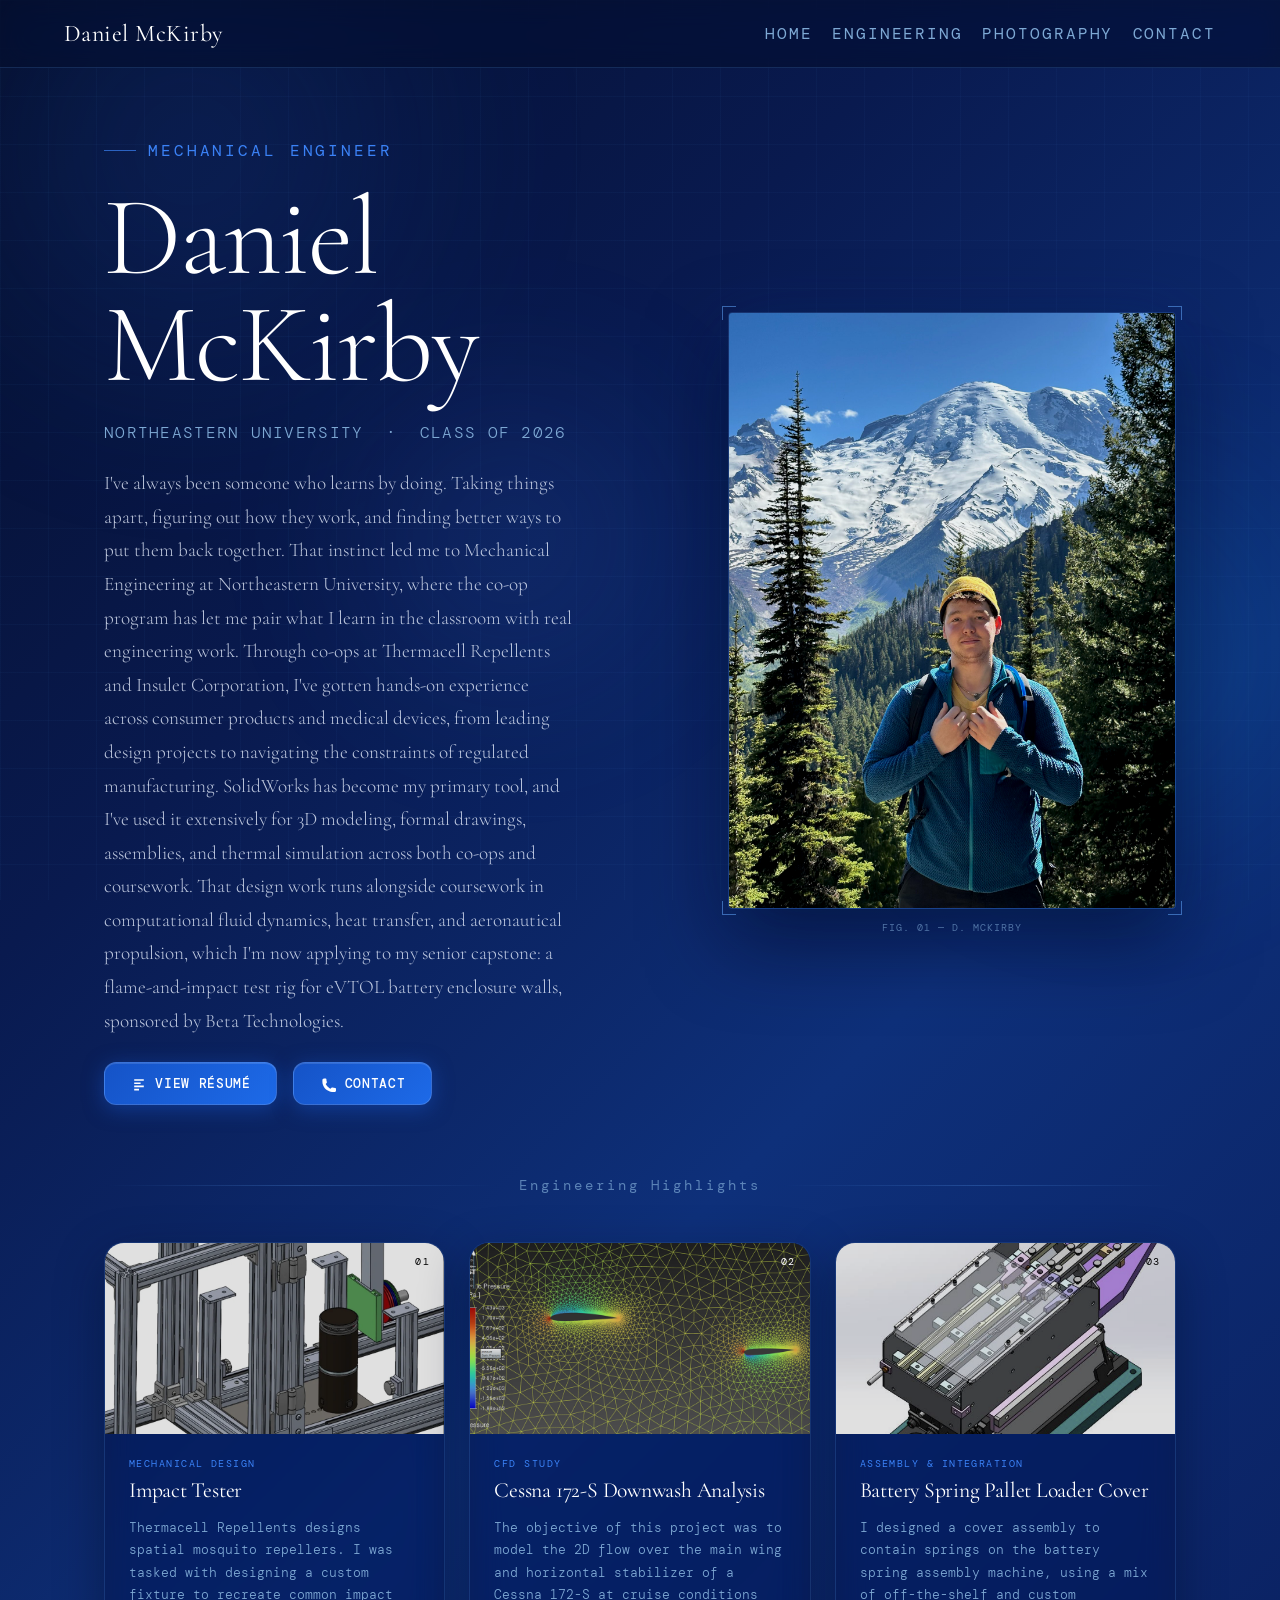
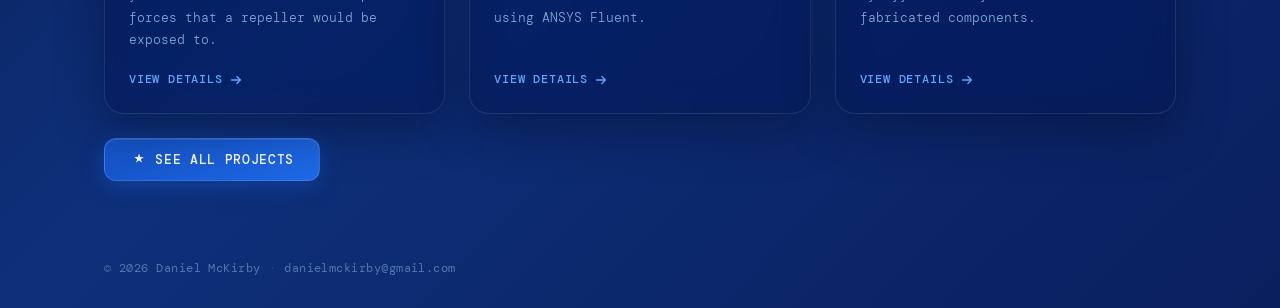
<file: index.html>
﻿<!DOCTYPE html>
<html lang="en">
<head>
  <meta charset="UTF-8" />
  <meta name="viewport" content="width=device-width, initial-scale=1.0" />
  <title>Daniel McKirby — Mechanical Engineer</title>
  <link rel="stylesheet" href="style.css" />
  <link rel="preconnect" href="https://fonts.googleapis.com" />
  <link rel="preconnect" href="https://fonts.gstatic.com" crossorigin />
  <link href="https://fonts.googleapis.com/css2?family=Cormorant+Garamond:ital,wght@0,300;0,400;0,600;1,300;1,400&family=DM+Mono:wght@300;400;500&display=swap" rel="stylesheet" />
</head>

<!-- ── Contact Modal ── -->
<div id="contact-modal" class="contact-overlay" role="dialog" aria-modal="true" aria-label="Contact">
  <div class="contact-card">
    <span class="tick tick-tl"></span>
    <span class="tick tick-tr"></span>
    <span class="tick tick-bl"></span>
    <span class="tick tick-br"></span>

    <button class="contact-close" onclick="document.getElementById('contact-modal').classList.remove('open')" aria-label="Close">
      <svg viewBox="0 0 12 12" width="12" height="12" fill="none" stroke="currentColor" stroke-width="2" stroke-linecap="round">
        <line x1="1" y1="1" x2="11" y2="11"/><line x1="11" y1="1" x2="1" y2="11"/>
      </svg>
    </button>

    <div class="contact-label">Contact</div>
    <div class="contact-name">Daniel McKirby</div>
    <div class="contact-title-line">Mechanical Engineer</div>
    <div class="contact-divider"></div>

    <div class="contact-row">
      <div class="contact-icon">
        <svg viewBox="0 0 16 16" width="14" height="14" fill="none" stroke="#60a5fa" stroke-width="1.5" stroke-linecap="round" stroke-linejoin="round">
          <rect x="1" y="3" width="14" height="10" rx="1.5"/><polyline points="1,3 8,9.5 15,3"/>
        </svg>
      </div>
      <a href="mailto:danielmckirby@gmail.com" class="contact-link">danielmckirby@gmail.com</a>
    </div>

    <div class="contact-row">
      <div class="contact-icon">
        <svg viewBox="0 0 16 16" width="14" height="14" fill="none" stroke="#60a5fa" stroke-width="1.5" stroke-linecap="round" stroke-linejoin="round">
          <rect x="1" y="1" width="14" height="14" rx="2"/>
          <path d="M5 7v5M5 4.5v.01M8 12V8.5c0-1 .7-1.5 1.5-1.5s1.5.5 1.5 1.5V12"/>
        </svg>
      </div>
      <a href="https://linkedin.com/in/dmckirby" class="contact-link">linkedin.com/in/dmckirby</a>
    </div>

    <div class="contact-row">
      <div class="contact-icon">
        <svg viewBox="0 0 24 24" width="16" height="16" fill="none"
            stroke="#60a5fa" stroke-width="2"
            stroke-linecap="round" stroke-linejoin="round">
          <path d="M22 16.92v3a2 2 0 0 1-2.18 2 
                  19.79 19.79 0 0 1-8.63-3.07 19.5 19.5 0 0 1-6-6 19.79 19.79 0 0 1-3.07-8.67 A2 2 0 0 1 4.11 2h3a2 2 0 0 1 2 1.72 12.84 12.84 0 0 0 .7 2.81 2 2 0 0 1-.45 2.11L8.09 9.91 a16 16 0 0 0 6 6l1.27-1.27 a2 2 0 0 1 2.11-.45 12.84 12.84 0 0 0 2.81.7 A2 2 0 0 1 22 16.92z"/>
        </svg>
      </div>
      <a class="contact-link" href="tel:9733695389">(973) 369-5389</a>
    </div>

    <p class="contact-note">
      I'm currently looking for full-time roles in mechanical and design engineering starting early 2027.
    </p>
  </div>
</div>


<script>
  const modal = document.getElementById('contact-modal');
  modal.addEventListener('click', e => {
    if (e.target === modal) modal.classList.remove('open');
  });
  document.addEventListener('keydown', e => {
    if (e.key === 'Escape') modal.classList.remove('open');
  });
</script>

<body>

<header class="site-header">
  <div class="header-inner">
    
    <a href="/" class="header-name">Daniel McKirby</a>

    <nav class="header-nav">
      <a href="/" class="nav-link">Home</a>
      <a href="/engineering/" class="nav-link">Engineering</a>
      <a href="/photography/" class="nav-link">Photography</a>
      <button class="nav-link" onclick="document.getElementById('contact-modal').classList.add('open')" style="background:none;border:none;cursor:pointer;font-size:inherit;">Contact</button>    </nav>
  </div>
</header>
  
  <!-- Animated background blobs -->
  <div class="bg-layer" aria-hidden="true">
    <div class="blob blob-1"></div>
    <div class="blob blob-2"></div>
    <div class="blob blob-3"></div>
  </div>

  <!-- Blueprint grid overlay -->
  <div class="grid-overlay" aria-hidden="true"></div>

  <!-- HERO -->
  <section class="hero">

    <div class="hero-content">
      <p class="hero-label">Mechanical Engineer</p>

      <h1 class="hero-name">
        Daniel McKirby
      </h1>

      <p class="hero-sub">
        Northeastern University &nbsp;·&nbsp; Class of 2026
      </p>

      <p class="hero-bio">
        I've always been someone who learns by doing.
        Taking things apart, figuring out how they work, and finding better ways to put them back together. 
        That instinct led me to Mechanical Engineering at Northeastern University, where the co-op program has let me pair what I learn in the classroom with real engineering work.
        Through co-ops at Thermacell Repellents and Insulet Corporation, I've gotten hands-on experience across consumer products and medical devices, from leading design projects to navigating the constraints of regulated manufacturing. 
        SolidWorks has become my primary tool, and I've used it extensively for 3D modeling, formal drawings, assemblies, and thermal simulation across both co-ops and coursework.
        That design work runs alongside coursework in computational fluid dynamics, heat transfer, and aeronautical propulsion, which I'm now applying to my senior capstone: a flame-and-impact test rig for eVTOL battery enclosure walls, sponsored by Beta Technologies.        
      </p>

      <nav class="cta-group" aria-label="Portfolio navigation">
        <a href="resume/" class="btn btn-primary">
          <svg class="btn-icon" viewBox="0 0 20 20" fill="none" aria-hidden="true">
            <path d="M4 4h12v2H4V4zm0 4h8v2H4V8zm0 4h12v2H4v-2zm0 4h6v2H4v-2z" fill="currentColor"/>
          </svg>
          View Résumé
        </a>
        <button class="btn btn-primary" onclick="document.getElementById('contact-modal').classList.add('open')">
          <svg class="btn-icon" viewBox="0 0 20 20" fill="none" aria-hidden="true">
            <path d="M3 5c0-1.1.9-2 2-2h2c.6 0 1 .4 1 1 0 1.2.2 2.4.6 3.5.1.4 0 .8-.3 1.1L7.1 10c1.3 2.5 3.4 4.6 5.9 5.9l1.4-1.2c.3-.3.7-.4 1.1-.3 1.1.4 2.3.6 3.5.6.6 0 1 .4 1 1v2c0 1.1-.9 2-2 2h-1C8.8 20 3 14.2 3 7V5z" fill="currentColor"/>          </svg>
          Contact
        </button>
      </nav>
      </nav>
    </div>

    <div class="hero-photo-wrap">
      <div class="hero-photo-frame">
        <span class="tick tick-tl" aria-hidden="true"></span>
        <span class="tick tick-tr" aria-hidden="true"></span>
        <span class="tick tick-bl" aria-hidden="true"></span>
        <span class="tick tick-br" aria-hidden="true"></span>
        <img
          src="images/cover_photo.jpg"
          alt="Daniel McKirby"
          class="hero-photo"
        />
      </div>
      <span class="photo-label" aria-hidden="true">Fig. 01 — D. McKirby</span>
    </div>

  </section>

  <!-- Section divider -->
  <div class="section-rule" aria-hidden="true">
    <span class="rule-label">Engineering Highlights</span>
  </div>

  <!-- Engineering -->
  <section class="projects" id="projects" aria-label="Featured projects">

    <article class="project-card">
      <div class="project-img-wrap">
        <img src="images/impact_tester.webp" alt="Project 1" class="project-img" />
        <span class="project-num" aria-hidden="true" style="color: black;">01</span>
      </div>
      <div class="project-body">
        <p class="project-tag">Mechanical Design</p>
        <h2 class="project-title">Impact Tester</h2>
        <p class="project-desc">
            Thermacell Repellents designs spatial mosquito repellers. I was tasked with designing a custom fixture to recreate common impact forces that a repeller would be exposed to.</p>
        <a href="engineering/impact-tester/" class="project-link">
          View details
          <svg viewBox="0 0 16 16" fill="none" aria-hidden="true">
            <path d="M3 8h10M9 4l4 4-4 4" stroke="currentColor" stroke-width="1.5" stroke-linecap="round" stroke-linejoin="round"/>
          </svg>
        </a>
      </div>
    </article>

    <article class="project-card">
      <div class="project-img-wrap">
        <img src="images/cessna.webp" alt="Project 2" class="project-img" />
        <span class="project-num" aria-hidden="true" style="color: white;">02</span>
      </div>
      <div class="project-body">
        <p class="project-tag">CFD Study</p>
        <h2 class="project-title">Cessna 172-S Downwash Analysis</h2>
        <p class="project-desc">
          The objective of this project was to model the 2D flow over the main wing and horizontal stabilizer of a Cessna 172-S at cruise conditions using ANSYS Fluent.</p>
        <a href="engineering/cessna/" class="project-link">
          View details
          <svg viewBox="0 0 16 16" fill="none" aria-hidden="true">
            <path d="M3 8h10M9 4l4 4-4 4" stroke="currentColor" stroke-width="1.5" stroke-linecap="round" stroke-linejoin="round"/>
          </svg>
        </a>
      </div>
    </article>

    <article class="project-card">
      <div class="project-img-wrap">
        <img src="images/loader_cover.webp" alt="Project 3" class="project-img" />
        <span class="project-num" aria-hidden="true" style="color: black;">03</span>
      </div>
      <div class="project-body">
        <p class="project-tag">Assembly & Integration</p>
        <h2 class="project-title">Battery Spring Pallet Loader Cover</h2>
        <p class="project-desc">
          I designed a cover assembly to contain springs on the battery spring assembly machine, using a mix of off-the-shelf and custom fabricated components.</p>
        <a href="engineering/insulet" class="project-link">
          View details
          <svg viewBox="0 0 16 16" fill="none" aria-hidden="true">
            <path d="M3 8h10M9 4l4 4-4 4" stroke="currentColor" stroke-width="1.5" stroke-linecap="round" stroke-linejoin="round"/>
          </svg>
        </a>
      </div>
    </article>
    <nav class="cta-group" aria-label="Portfolio navigation">
        <a href="engineering/" class="btn btn-primary">
          <svg class="btn-icon" viewBox="0 0 20 20" fill="none" aria-hidden="true">
            <path d="M10 3l1.5 4.5H16l-3.7 2.7 1.4 4.3L10 12l-3.7 2.5 1.4-4.3L4 7.5h4.5L10 3z" fill="currentColor"/>
          </svg>
          See All Projects
        </a>
      </nav>
  </section>

  <footer class="site-footer">
    <span>© 2026 Daniel McKirby</span>
    <span class="sep">·</span>
    <a href="mailto:danielmckirby@gmail.com">danielmckirby@gmail.com</a>
  </footer>

</body>
</html>
</file>
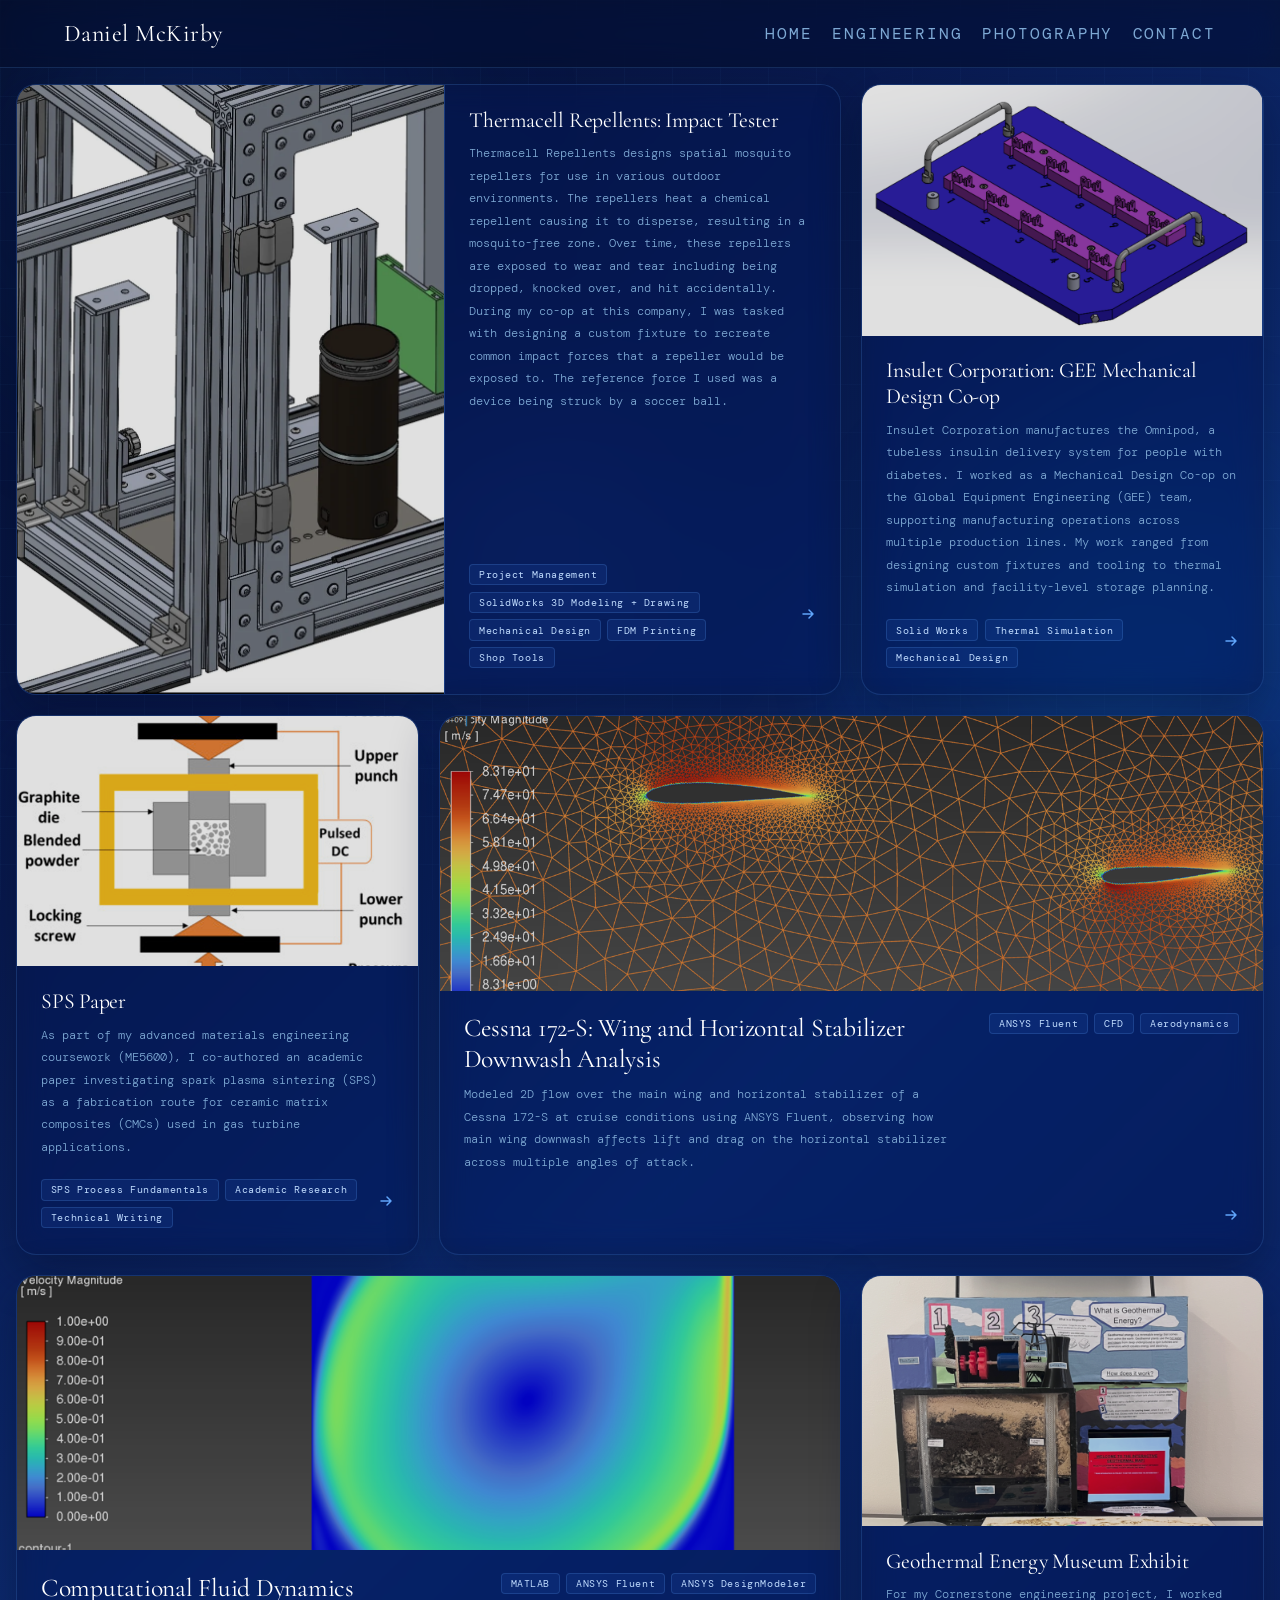
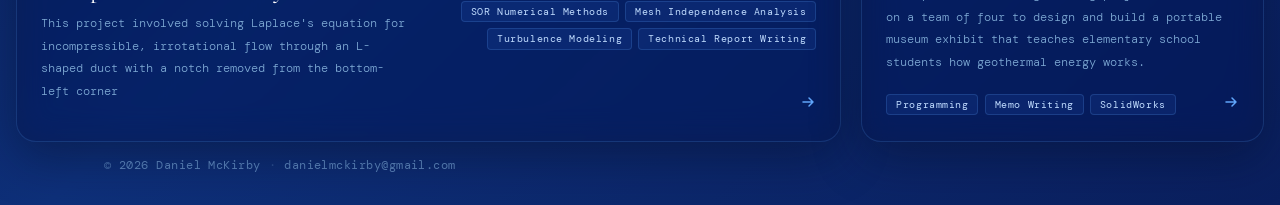
<file: engineering/index.html>
<!DOCTYPE html>
<html lang="en">
<head>
  <meta charset="UTF-8" />
  <meta name="viewport" content="width=device-width, initial-scale=1.0" />
  <title>Engineering — Daniel McKirby</title>
  <link rel="stylesheet" href="style.css" />
  <link rel="preconnect" href="https://fonts.googleapis.com" />
  <link rel="preconnect" href="https://fonts.gstatic.com" crossorigin />
  <link href="https://fonts.googleapis.com/css2?family=Cormorant+Garamond:ital,wght@0,300;0,400;0,600;1,300;1,400&family=DM+Mono:wght@300;400;500&display=swap" rel="stylesheet" />
</head>

<!-- ── Contact Modal ── -->
<div id="contact-modal" class="contact-overlay" role="dialog" aria-modal="true" aria-label="Contact">
  <div class="contact-card">
    <span class="tick tick-tl"></span>
    <span class="tick tick-tr"></span>
    <span class="tick tick-bl"></span>
    <span class="tick tick-br"></span>

    <button class="contact-close" onclick="document.getElementById('contact-modal').classList.remove('open')" aria-label="Close">
      <svg viewBox="0 0 12 12" width="12" height="12" fill="none" stroke="currentColor" stroke-width="2" stroke-linecap="round">
        <line x1="1" y1="1" x2="11" y2="11"/><line x1="11" y1="1" x2="1" y2="11"/>
      </svg>
    </button>

    <div class="contact-label">Contact</div>
    <div class="contact-name">Daniel McKirby</div>
    <div class="contact-title-line">Mechanical Engineer</div>
    <div class="contact-divider"></div>

    <div class="contact-row">
      <div class="contact-icon">
        <svg viewBox="0 0 16 16" width="14" height="14" fill="none" stroke="#60a5fa" stroke-width="1.5" stroke-linecap="round" stroke-linejoin="round">
          <rect x="1" y="3" width="14" height="10" rx="1.5"/><polyline points="1,3 8,9.5 15,3"/>
        </svg>
      </div>
      <a href="mailto:danielmckirby@gmail.com" class="contact-link">danielmckirby@gmail.com</a>
    </div>

    <div class="contact-row">
      <div class="contact-icon">
        <svg viewBox="0 0 16 16" width="14" height="14" fill="none" stroke="#60a5fa" stroke-width="1.5" stroke-linecap="round" stroke-linejoin="round">
          <rect x="1" y="1" width="14" height="14" rx="2"/>
          <path d="M5 7v5M5 4.5v.01M8 12V8.5c0-1 .7-1.5 1.5-1.5s1.5.5 1.5 1.5V12"/>
        </svg>
      </div>
      <a href="https://linkedin.com/in/dmckirby" class="contact-link">linkedin.com/in/dmckirby</a>
    </div>

    <div class="contact-row">
      <div class="contact-icon">
        <svg viewBox="0 0 24 24" width="16" height="16" fill="none"
            stroke="#60a5fa" stroke-width="2"
            stroke-linecap="round" stroke-linejoin="round">
          <path d="M22 16.92v3a2 2 0 0 1-2.18 2 
                  19.79 19.79 0 0 1-8.63-3.07 19.5 19.5 0 0 1-6-6 19.79 19.79 0 0 1-3.07-8.67 A2 2 0 0 1 4.11 2h3a2 2 0 0 1 2 1.72 12.84 12.84 0 0 0 .7 2.81 2 2 0 0 1-.45 2.11L8.09 9.91 a16 16 0 0 0 6 6l1.27-1.27 a2 2 0 0 1 2.11-.45 12.84 12.84 0 0 0 2.81.7 A2 2 0 0 1 22 16.92z"/>
        </svg>
      </div>
      <a class="contact-link" href="tel:9733695389">(973) 369-5389</a>
    </div>

    <p class="contact-note">
      I'm currently looking for full-time roles in mechanical and design engineering starting early 2027.
    </p>
  </div>
</div>

<script>
  const modal = document.getElementById('contact-modal');
  modal.addEventListener('click', e => {
    if (e.target === modal) modal.classList.remove('open');
  });
  document.addEventListener('keydown', e => {
    if (e.key === 'Escape') modal.classList.remove('open');
  });
</script>

<body>

<header class="site-header">
  <div class="header-inner">
    
    <a href="/" class="header-name">Daniel McKirby</a>

    <nav class="header-nav">
      <a href="/" class="nav-link">Home</a>
      <a href="/engineering/" class="nav-link">Engineering</a>
      <a href="/photography/" class="nav-link">Photography</a>
      <button class="nav-link" onclick="document.getElementById('contact-modal').classList.add('open')" style="background:none;border:none;cursor:pointer;font-size:inherit;">Contact</button>    </nav>
    </nav>

  </div>
</header>
  
  <!-- Animated background blobs -->
  <div class="bg-layer" aria-hidden="true">
    <div class="blob blob-1"></div>
    <div class="blob blob-2"></div>
    <div class="blob blob-3"></div>
  </div>

  <!-- Blueprint grid overlay -->
  <div class="grid-overlay" aria-hidden="true"></div>

  <div class="eng-grid">
 
    <!-- Card 1 — Featured (wide) -->
    <a href="impact-tester/" class="eng-card eng-card--featured">
      <div class="eng-card-media">
        <div class="eng-card-media-placeholder">
          <img src="images/impact_tester_2.webp" alt="...">
        </div>
        <div class="eng-card-overlay">
        </div>
      </div>
      <div class="eng-card-body">
        <h2 class="eng-card-title">Thermacell Repellents: Impact Tester</h2>
        <p class="eng-card-desc">Thermacell Repellents designs spatial mosquito repellers for use in various outdoor environments. The repellers heat a chemical repellent causing it to disperse, resulting in a mosquito-free zone. 
Over time, these repellers are exposed to wear and tear including being dropped, knocked over, and hit accidentally. During my co-op at this company, I was tasked with designing a custom fixture to recreate common impact forces that a repeller would be exposed to. The reference force I used was a device being struck by a soccer ball. </p>
        <div class="eng-card-footer">
          <div class="eng-card-pills">
            <span class="pill">Project Management</span>
            <span class="pill">SolidWorks 3D Modeling + Drawing</span>
            <span class="pill">Mechanical Design</span>
            <span class="pill">FDM Printing</span>
            <span class="pill">Shop Tools</span>
          </div>
          <span class="eng-card-arrow">
            <svg viewBox="0 0 16 16" width="16" height="16" fill="none" stroke="currentColor" stroke-width="1.5" stroke-linecap="round" stroke-linejoin="round">
              <path d="M3 8h10M9 4l4 4-4 4"/>
            </svg>
          </span>
        </div>
      </div>
    </a>
 
    <!-- Card 2 -->
    <a href="/engineering/insulet/" class="eng-card">
      <div class="eng-card-media">
        <div class="eng-card-media-placeholder">
          <img src="images/insulet_3.webp" alt="...">
        </div>
        <div class="eng-card-overlay">
        </div>
      </div>
      <div class="eng-card-body">
        <h2 class="eng-card-title">Insulet Corporation: GEE Mechanical Design Co-op</h2>
        <p class="eng-card-desc">Insulet Corporation manufactures the Omnipod, a tubeless insulin delivery system for people with diabetes. I worked as a Mechanical Design Co-op on the Global Equipment Engineering (GEE) team, supporting manufacturing operations across multiple production lines. My work ranged from designing custom fixtures and tooling to thermal simulation and facility-level storage planning.</p>
        <div class="eng-card-footer">
          <div class="eng-card-pills">
            <span class="pill">Solid Works</span>
            <span class="pill">Thermal Simulation</span>
            <span class="pill">Mechanical Design</span>
          </div>
          <span class="eng-card-arrow">
            <svg viewBox="0 0 16 16" width="16" height="16" fill="none" stroke="currentColor" stroke-width="1.5" stroke-linecap="round" stroke-linejoin="round">
              <path d="M3 8h10M9 4l4 4-4 4"/>
            </svg>
          </span>
        </div>
      </div>
    </a>
 
    <!-- Card 3 -->
    <a href="sps/" class="eng-card">
      <div class="eng-card-media">
          <img src="images/sps1.webp" alt="SPS Paper">
        <div class="eng-card-overlay">
        </div>
      </div>
      <div class="eng-card-body">
        <h2 class="eng-card-title">SPS Paper</h2>
        <p class="eng-card-desc">As part of my advanced materials engineering coursework (ME5600), I co-authored an academic paper investigating spark plasma sintering (SPS) as a fabrication route for ceramic matrix composites (CMCs) used in gas turbine applications.</p>
                <div class="eng-card-footer">
          <div class="eng-card-pills">
            <span class="pill">SPS Process Fundamentals</span>
            <span class="pill">Academic Research</span>
            <span class="pill">Technical Writing</span>
          </div>
          <span class="eng-card-arrow">
            <svg viewBox="0 0 16 16" width="16" height="16" fill="none" stroke="currentColor" stroke-width="1.5" stroke-linecap="round" stroke-linejoin="round">
              <path d="M3 8h10M9 4l4 4-4 4"/>
            </svg>
          </span>
        </div>
      </div>
    </a>
 
    <!-- Card 4 -->
<a href="cessna/" class="eng-card eng-card--banner">
  <div class="eng-card-media">
    <img src="images/cessna3.webp" alt="Cessna 172-S: Wing and Horizontal Stabilizer Downwash Analysis">
    <div class="eng-card-overlay">
    </div>
  </div>
  <div class="eng-card-body">
    <h2 class="eng-card-title">Cessna 172-S: Wing and Horizontal Stabilizer Downwash Analysis</h2>
    <p class="eng-card-desc">Modeled 2D flow over the main wing and horizontal stabilizer of a Cessna 172-S at cruise conditions using ANSYS Fluent, observing how main wing downwash affects lift and drag on the horizontal stabilizer across multiple angles of attack.</p>
    <div class="eng-card-footer">
      <div class="eng-card-pills">
        <span class="pill">ANSYS Fluent</span>
        <span class="pill">CFD</span>
        <span class="pill">Aerodynamics</span>
      </div>
      <span class="eng-card-arrow">
        <svg viewBox="0 0 16 16" width="16" height="16" fill="none" stroke="currentColor" stroke-width="1.5" stroke-linecap="round" stroke-linejoin="round">
          <path d="M3 8h10M9 4l4 4-4 4"/>
        </svg>
      </span>
    </div>
  </div>
</a>
 

    <!-- Card 5 -->
     <a href="cfd/" class="eng-card eng-card--banner">
  <div class="eng-card-media">
    <img src="images/cfd_2.webp" alt="Computational Fluid Dynamics">
    <div class="eng-card-overlay">
    </div>
  </div>
  <div class="eng-card-body">
    <h2 class="eng-card-title">Computational Fluid Dynamics</h2>
    <p class="eng-card-desc">This project involved solving Laplace's equation for incompressible, irrotational flow through an L-shaped duct with a notch removed from the bottom-left corner</p>
    <div class="eng-card-footer">
      <div class="eng-card-pills">
        <span class="pill">MATLAB</span>
        <span class="pill">ANSYS Fluent</span>
        <span class="pill">ANSYS DesignModeler</span>
        <span class="pill">SOR Numerical Methods</span>
        <span class="pill">Mesh Independence Analysis</span>
        <span class="pill">Turbulence Modeling</span>
        <span class="pill">Technical Report Writing</span>
      </div>
      <span class="eng-card-arrow">
        <svg viewBox="0 0 16 16" width="16" height="16" fill="none" stroke="currentColor" stroke-width="1.5" stroke-linecap="round" stroke-linejoin="round">
          <path d="M3 8h10M9 4l4 4-4 4"/>
        </svg>
      </span>
    </div>
  </div>
</a>
 
    <!-- Card 6 -->
    <a href="geothermal-exhibit/" class="eng-card">
      <div class="eng-card-media">
        <img src="images/geothermal_6.webp" alt="Geothermal Energy Museum Exhibit">
        <div class="eng-card-overlay">
        </div>
      </div>
      <div class="eng-card-body">
        <h2 class="eng-card-title">Geothermal Energy Museum Exhibit</h2>
        <p class="eng-card-desc">For my Cornerstone engineering project, I worked on a team of four to design and build a portable museum exhibit that teaches elementary school students how geothermal energy works.</p>
        <div class="eng-card-footer">
          <div class="eng-card-pills">
            <span class="pill">Programming</span>
            <span class="pill">Memo Writing</span>
            <span class="pill">SolidWorks</span>
          </div>
          <span class="eng-card-arrow">
            <svg viewBox="0 0 16 16" width="16" height="16" fill="none" stroke="currentColor" stroke-width="1.5" stroke-linecap="round" stroke-linejoin="round">
              <path d="M3 8h10M9 4l4 4-4 4"/>
            </svg>
          </span>
        </div>
      </div>
    </a>
 
  </div><!-- /eng-grid -->

  <footer class="site-footer">
    <span>© 2026 Daniel McKirby</span>
    <span class="sep">·</span>
    <a href="mailto:danielmckirby@gmail.com">danielmckirby@gmail.com</a>
  </footer>

</body>
</html>
</file>
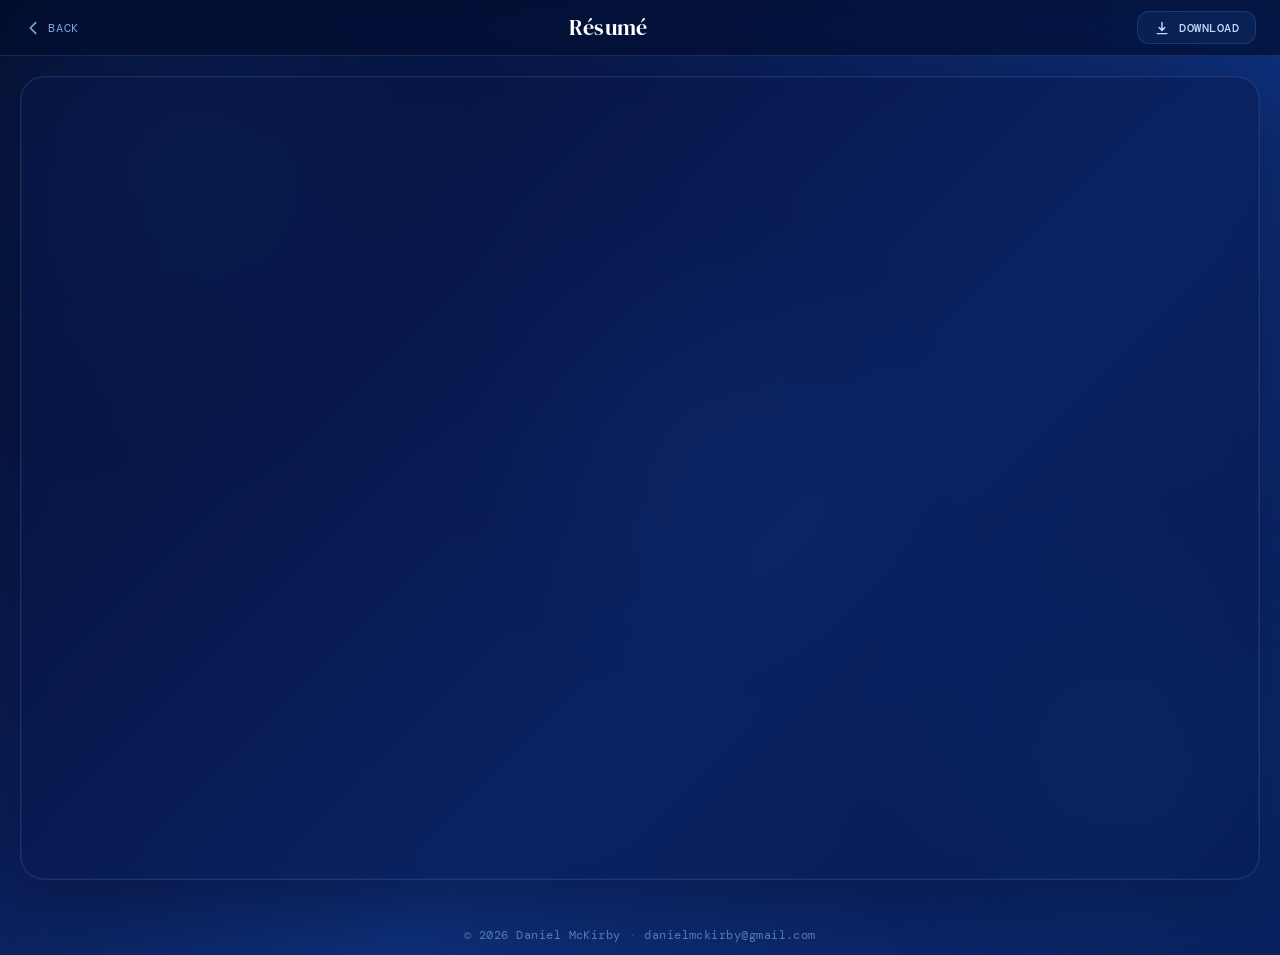
<file: resume/index.html>
<!DOCTYPE html>
<html lang="en">
<head>
  <meta charset="UTF-8" />
  <meta name="viewport" content="width=device-width, initial-scale=1.0" />
  <title>Résumé — Daniel McKirby</title>
  <link rel="stylesheet" href="style.css" />
  <link rel="preconnect" href="https://fonts.googleapis.com" />
  <link rel="preconnect" href="https://fonts.gstatic.com" crossorigin />
  <link href="https://fonts.googleapis.com/css2?family=DM+Serif+Display:ital@0;1&family=DM+Mono:wght@300;400;500&display=swap" rel="stylesheet" />
</head>
<body class="page-resume">

  <!-- Animated background blobs (shared) -->
  <div class="bg-layer" aria-hidden="true">
    <div class="blob blob-1"></div>
    <div class="blob blob-2"></div>
    <div class="blob blob-3"></div>
  </div>

  <!-- Top nav bar -->
  <nav class="topbar">
    <a href="../" class="back-link">
      <svg viewBox="0 0 20 20" fill="none" aria-hidden="true">
        <path d="M13 4L7 10l6 6" stroke="currentColor" stroke-width="1.8" stroke-linecap="round" stroke-linejoin="round"/>
      </svg>
      Back
    </a>
    <span class="topbar-title">Résumé</span>
    <a href="resume.pdf" download class="btn btn-ghost btn-sm">
      <svg viewBox="0 0 20 20" fill="none" class="btn-icon" aria-hidden="true">
        <path d="M10 3v10m0 0l-3.5-3.5M10 13l3.5-3.5M4 17h12" stroke="currentColor" stroke-width="1.8" stroke-linecap="round" stroke-linejoin="round"/>
      </svg>
      Download
    </a>
  </nav>

  <!-- PDF Viewer card -->
  <section class="viewer-card" aria-label="Résumé PDF viewer">

    <!-- =====================================================
         DROP YOUR PDF HERE:
         Replace "resume.pdf" with the path to your PDF file.
         The file should sit in the same directory as this HTML.
         ===================================================== -->
    <iframe
      src="resume.pdf"
      class="pdf-frame"
      title="Résumé PDF"
      type="application/pdf"
    >
      <!-- Fallback for browsers that can't embed PDFs -->
      <div class="pdf-fallback">
        <p>Your browser can't display PDFs inline.</p>
        <a href="resume.pdf" download class="btn btn-primary">Download Résumé</a>
      </div>
    </iframe>

  </section>

  <footer class="site-footer">
    <span>© 2026 Daniel McKirby</span>
    <span class="sep">·</span>
    <a href="mailto:danielmckirby@gmail.com">danielmckirby@gmail.com</a>
  </footer>

</body>
</html>
</file>
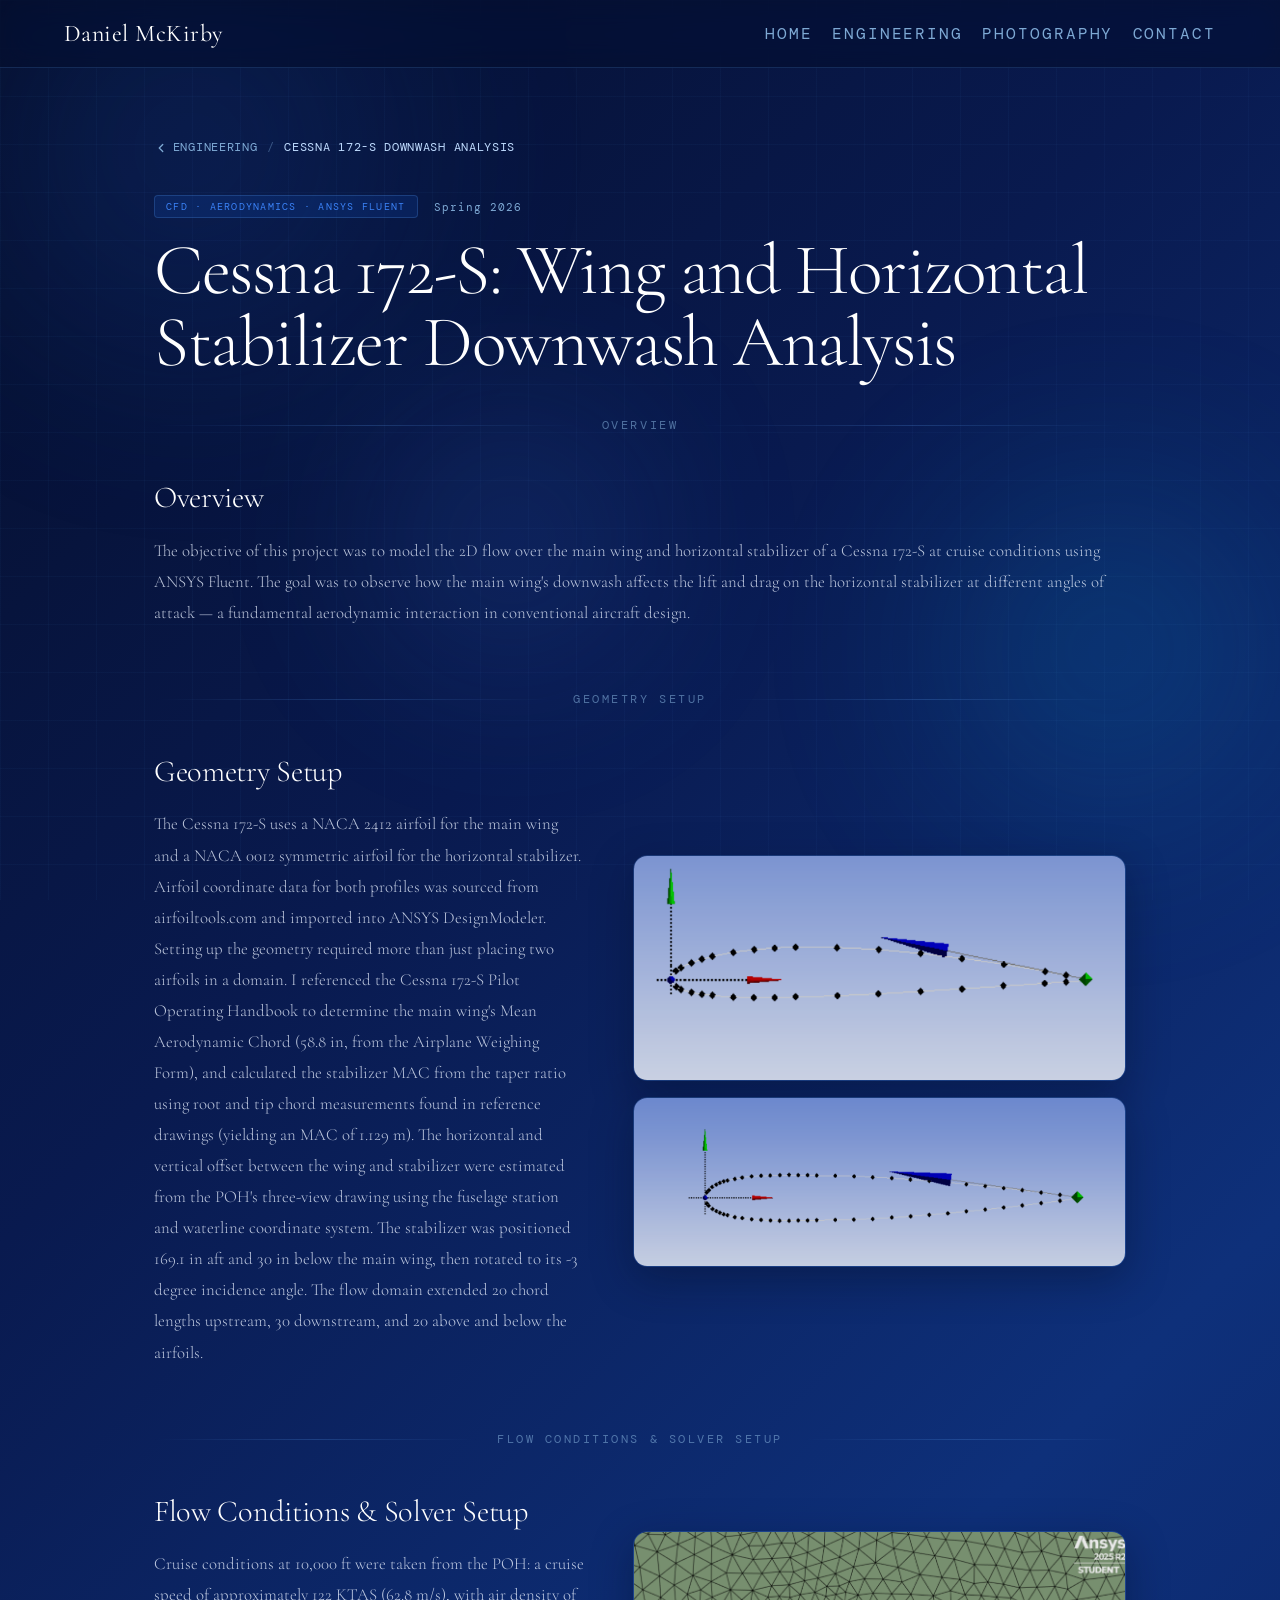
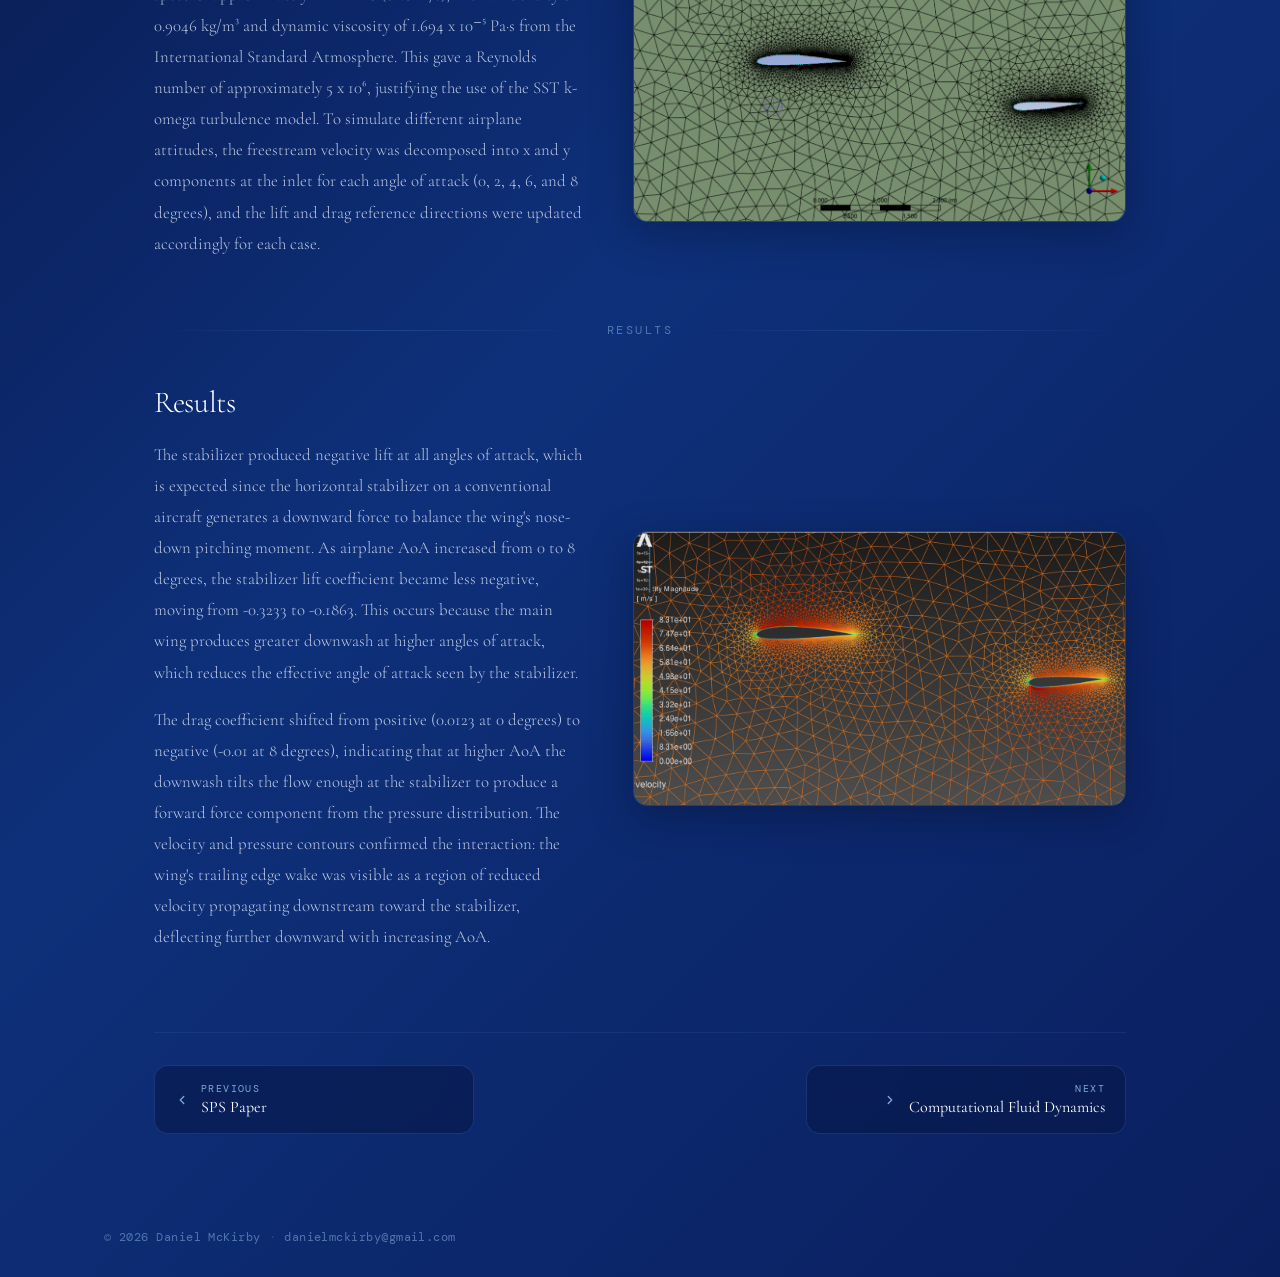
<file: engineering/cessna/index.html>
<!DOCTYPE html>
<html lang="en">
<head>
  <meta charset="UTF-8" />
  <meta name="viewport" content="width=device-width, initial-scale=1.0" />
  <title>Cessna 172-S — Daniel McKirby</title>
  <link rel="stylesheet" href="../../style.css" />
  <link rel="stylesheet" href="style.css" />
  <link rel="preconnect" href="https://fonts.googleapis.com" />
  <link rel="preconnect" href="https://fonts.gstatic.com" crossorigin />
  <link href="https://fonts.googleapis.com/css2?family=Cormorant+Garamond:ital,wght@0,300;0,400;0,600;1,300;1,400&family=DM+Mono:wght@300;400;500&display=swap" rel="stylesheet" />
</head>

<!-- ── Contact Modal ── -->
<div id="contact-modal" class="contact-overlay" role="dialog" aria-modal="true" aria-label="Contact">
  <div class="contact-card">
    <span class="tick tick-tl"></span><span class="tick tick-tr"></span>
    <span class="tick tick-bl"></span><span class="tick tick-br"></span>
    <button class="contact-close" onclick="document.getElementById('contact-modal').classList.remove('open')" aria-label="Close">
      <svg viewBox="0 0 12 12" width="12" height="12" fill="none" stroke="currentColor" stroke-width="2" stroke-linecap="round">
        <line x1="1" y1="1" x2="11" y2="11"/><line x1="11" y1="1" x2="1" y2="11"/>
      </svg>
    </button>
    <div class="contact-label">Contact</div>
    <div class="contact-name">Daniel McKirby</div>
    <div class="contact-title-line">Mechanical Engineer</div>
    <div class="contact-divider"></div>
    <div class="contact-row">
      <div class="contact-icon">
        <svg viewBox="0 0 16 16" width="14" height="14" fill="none" stroke="#60a5fa" stroke-width="1.5" stroke-linecap="round" stroke-linejoin="round"><rect x="1" y="3" width="14" height="10" rx="1.5"/><polyline points="1,3 8,9.5 15,3"/></svg>
      </div>
      <a href="mailto:danielmckirby@gmail.com" class="contact-link">danielmckirby@gmail.com</a>
    </div>
    <div class="contact-row">
      <div class="contact-icon">
        <svg viewBox="0 0 16 16" width="14" height="14" fill="none" stroke="#60a5fa" stroke-width="1.5" stroke-linecap="round" stroke-linejoin="round"><rect x="1" y="1" width="14" height="14" rx="2"/><path d="M5 7v5M5 4.5v.01M8 12V8.5c0-1 .7-1.5 1.5-1.5s1.5.5 1.5 1.5V12"/></svg>
      </div>
      <a href="https://linkedin.com/in/dmckirby" class="contact-link">linkedin.com/in/dmckirby</a>
    </div>
    <div class="contact-row">
      <div class="contact-icon">
        <svg viewBox="0 0 24 24" width="16" height="16" fill="none" stroke="#60a5fa" stroke-width="2" stroke-linecap="round" stroke-linejoin="round"><path d="M22 16.92v3a2 2 0 0 1-2.18 2 19.79 19.79 0 0 1-8.63-3.07 19.5 19.5 0 0 1-6-6 19.79 19.79 0 0 1-3.07-8.67 A2 2 0 0 1 4.11 2h3a2 2 0 0 1 2 1.72 12.84 12.84 0 0 0 .7 2.81 2 2 0 0 1-.45 2.11L8.09 9.91 a16 16 0 0 0 6 6l1.27-1.27 a2 2 0 0 1 2.11-.45 12.84 12.84 0 0 0 2.81.7 A2 2 0 0 1 22 16.92z"/></svg>
      </div>
      <a class="contact-link" href="tel:9733695389">(973) 369-5389</a>
    </div>
    <p class="contact-note">I'm currently looking for full-time roles in mechanical and design engineering starting early 2027.</p>
  </div>
</div>

<body>

<header class="site-header">
  <div class="header-inner">
    <a href="/" class="header-name">Daniel McKirby</a>
    <nav class="header-nav">
      <a href="/" class="nav-link">Home</a>
      <a href="/engineering/" class="nav-link nav-link--active">Engineering</a>
      <a href="/photography/" class="nav-link">Photography</a>
      <button class="nav-link" onclick="document.getElementById('contact-modal').classList.add('open')" style="background:none;border:none;cursor:pointer;font-size:inherit;">Contact</button>
    </nav>
  </div>
</header>

<div class="bg-layer" aria-hidden="true">
  <div class="blob blob-1"></div>
  <div class="blob blob-2"></div>
  <div class="blob blob-3"></div>
</div>
<div class="grid-overlay" aria-hidden="true"></div>

<main class="proj-main">

  <!-- ── Breadcrumb ── -->
  <div class="proj-breadcrumb">
    <a href="/engineering/" class="back-crumb">
      <svg viewBox="0 0 16 16" width="14" height="14" fill="none" stroke="currentColor" stroke-width="1.5" stroke-linecap="round" stroke-linejoin="round"><path d="M10 4L6 8l4 4"/></svg>
      Engineering
    </a>
    <span class="crumb-sep">/</span>
    <span class="crumb-current">Cessna 172-S Downwash Analysis</span>
  </div>

  <!-- ── Page Title ── -->
  <header class="proj-header">
    <div class="proj-header-meta">
      <span class="proj-tag">CFD · Aerodynamics · ANSYS Fluent</span>
      <span class="proj-date">Spring 2026</span>
    </div>
    <h1 class="proj-title">Cessna 172-S: Wing and Horizontal Stabilizer Downwash Analysis</h1>
  </header>

  <!-- ══════════════════════════════════════════
       1. OVERVIEW — full-width text, no image
  ══════════════════════════════════════════ -->
  <div class="proj-rule"><span class="proj-rule-label">Overview</span></div>

  <section class="proj-section">
    <h2 class="proj-section-title">Overview</h2>
    <p class="proj-body proj-body--wide">The objective of this project was to model the 2D flow over the main wing and horizontal stabilizer of a Cessna 172-S at cruise conditions using ANSYS Fluent. The goal was to observe how the main wing's downwash affects the lift and drag on the horizontal stabilizer at different angles of attack — a fundamental aerodynamic interaction in conventional aircraft design.</p>
  </section>

  <!-- ══════════════════════════════════════════
       2. GEOMETRY SETUP — text left, two stacked images right
  ══════════════════════════════════════════ -->
  <div class="proj-rule"><span class="proj-rule-label">Geometry Setup</span></div>

  <section class="proj-section proj-split">
    <div class="proj-split-left">
      <h2 class="proj-section-title">Geometry Setup</h2>
      <p class="proj-body">The Cessna 172-S uses a NACA 2412 airfoil for the main wing and a NACA 0012 symmetric airfoil for the horizontal stabilizer. Airfoil coordinate data for both profiles was sourced from airfoiltools.com and imported into ANSYS DesignModeler. Setting up the geometry required more than just placing two airfoils in a domain. I referenced the Cessna 172-S Pilot Operating Handbook to determine the main wing's Mean Aerodynamic Chord (58.8 in, from the Airplane Weighing Form), and calculated the stabilizer MAC from the taper ratio using root and tip chord measurements found in reference drawings (yielding an MAC of 1.129 m). The horizontal and vertical offset between the wing and stabilizer were estimated from the POH's three-view drawing using the fuselage station and waterline coordinate system. The stabilizer was positioned 169.1 in aft and 30 in below the main wing, then rotated to its -3 degree incidence angle. The flow domain extended 20 chord lengths upstream, 30 downstream, and 20 above and below the airfoils.</p>
    </div>
    <div class="proj-split-right">
      <!-- Two images stacked vertically -->
      <div class="proj-stacked-media">
        <div class="proj-inline-media">
          <img src="media/c1.webp" alt="Geometry setup — domain overview" />
          <!-- <div class="proj-media-placeholder"><span class="placeholder-text">Geometry image 1</span></div> -->
        </div>
        <div class="proj-inline-media">
          <img src="media/c2.webp" alt="Geometry setup — airfoil positioning" />
          <!-- <div class="proj-media-placeholder"><span class="placeholder-text">Geometry image 2</span></div> -->
        </div>
      </div>
    </div>
  </section>

  <!-- ══════════════════════════════════════════
       3. FLOW CONDITIONS & SOLVER SETUP — text left, one image right
  ══════════════════════════════════════════ -->
  <div class="proj-rule"><span class="proj-rule-label">Flow Conditions &amp; Solver Setup</span></div>

  <section class="proj-section proj-split">
    <div class="proj-split-left">
      <h2 class="proj-section-title">Flow Conditions &amp; Solver Setup</h2>
      <p class="proj-body">Cruise conditions at 10,000 ft were taken from the POH: a cruise speed of approximately 122 KTAS (62.8 m/s), with air density of 0.9046 kg/m³ and dynamic viscosity of 1.694 x 10⁻⁵ Pa·s from the International Standard Atmosphere. This gave a Reynolds number of approximately 5 x 10⁶, justifying the use of the SST k-omega turbulence model. To simulate different airplane attitudes, the freestream velocity was decomposed into x and y components at the inlet for each angle of attack (0, 2, 4, 6, and 8 degrees), and the lift and drag reference directions were updated accordingly for each case.</p>
    </div>
    <div class="proj-split-right">
      <div class="proj-inline-media">
        <img src="media/c3.webp" alt="Mesh and boundary conditions" />
      </div>
    </div>
  </section>

  <!-- ══════════════════════════════════════════
       4. RESULTS — text left, one image right
  ══════════════════════════════════════════ -->
  <div class="proj-rule"><span class="proj-rule-label">Results</span></div>

  <section class="proj-section proj-split">
    <div class="proj-split-left">
      <h2 class="proj-section-title">Results</h2>
      <p class="proj-body">The stabilizer produced negative lift at all angles of attack, which is expected since the horizontal stabilizer on a conventional aircraft generates a downward force to balance the wing's nose-down pitching moment. As airplane AoA increased from 0 to 8 degrees, the stabilizer lift coefficient became less negative, moving from -0.3233 to -0.1863. This occurs because the main wing produces greater downwash at higher angles of attack, which reduces the effective angle of attack seen by the stabilizer.</p>
      <p class="proj-body">The drag coefficient shifted from positive (0.0123 at 0 degrees) to negative (-0.01 at 8 degrees), indicating that at higher AoA the downwash tilts the flow enough at the stabilizer to produce a forward force component from the pressure distribution. The velocity and pressure contours confirmed the interaction: the wing's trailing edge wake was visible as a region of reduced velocity propagating downstream toward the stabilizer, deflecting further downward with increasing AoA.</p>
    </div>
    <div class="proj-split-right">
      <div class="proj-inline-media">
        <img src="media/c4.webp" alt="Pressure and velocity contours" />
      </div>
    </div>
  </section>

  <!-- ── Prev / Next ── -->
  <nav class="proj-nav">
    <a href="../sps/" class="proj-nav-btn proj-nav-btn--prev">
      <svg viewBox="0 0 16 16" width="14" height="14" fill="none" stroke="currentColor" stroke-width="1.5" stroke-linecap="round" stroke-linejoin="round"><path d="M10 4L6 8l4 4"/></svg>
      <span>
        <span class="proj-nav-label">Previous</span>
        <span class="proj-nav-name">SPS Paper</span>
      </span>
    </a>
    <a href="../cfd/" class="proj-nav-btn proj-nav-btn--next">
      <span>
        <span class="proj-nav-label">Next</span>
        <span class="proj-nav-name">Computational Fluid Dynamics</span>
      </span>
      <svg viewBox="0 0 16 16" width="14" height="14" fill="none" stroke="currentColor" stroke-width="1.5" stroke-linecap="round" stroke-linejoin="round"><path d="M6 4l4 4-4 4"/></svg>
    </a>
  </nav>

</main>

<footer class="site-footer">
  <span>© 2026 Daniel McKirby</span>
  <span class="sep">·</span>
  <a href="mailto:danielmckirby@gmail.com">danielmckirby@gmail.com</a>
</footer>

<script>
  const modal = document.getElementById('contact-modal');
  modal.addEventListener('click', e => { if (e.target === modal) modal.classList.remove('open'); });
  document.addEventListener('keydown', e => { if (e.key === 'Escape') modal.classList.remove('open'); });
</script>

</body>
</html>
</file>
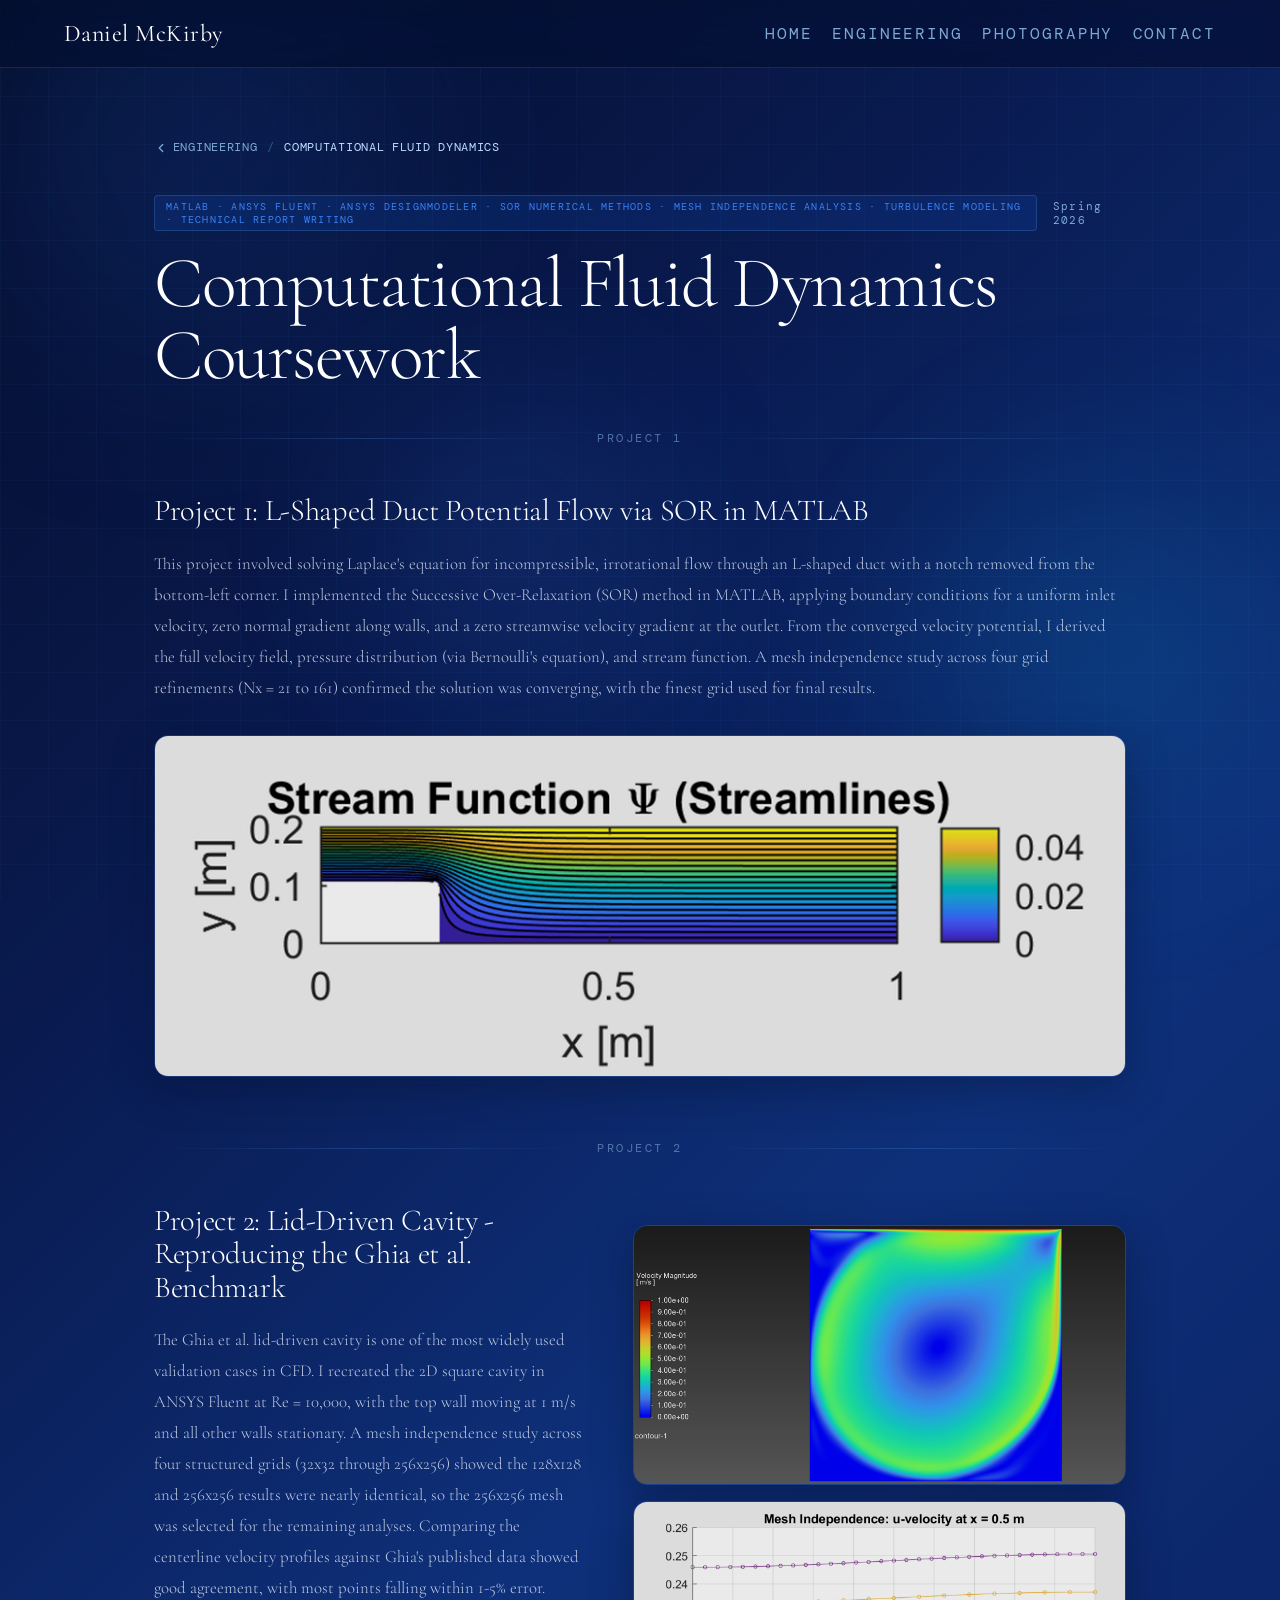
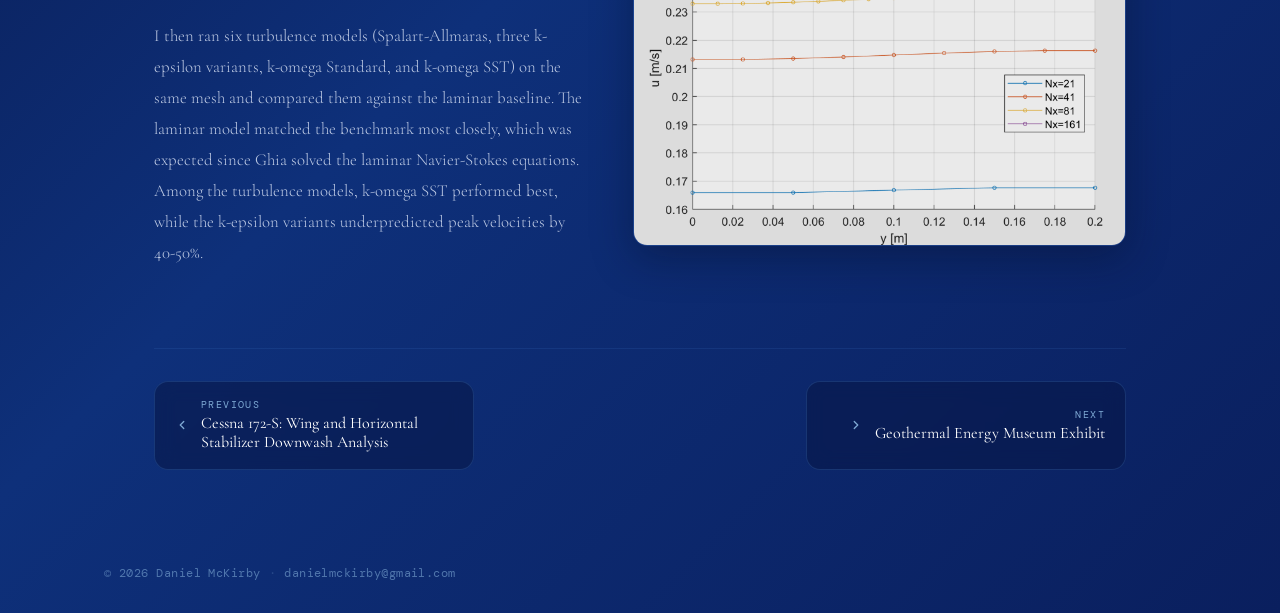
<file: engineering/cfd/index.html>
<!DOCTYPE html>
<html lang="en">
<head>
  <meta charset="UTF-8" />
  <meta name="viewport" content="width=device-width, initial-scale=1.0" />
  <title>CFD — Daniel McKirby</title>
  <link rel="stylesheet" href="../../style.css" />
  <link rel="stylesheet" href="style.css" />
  <link rel="preconnect" href="https://fonts.googleapis.com" />
  <link rel="preconnect" href="https://fonts.gstatic.com" crossorigin />
  <link href="https://fonts.googleapis.com/css2?family=Cormorant+Garamond:ital,wght@0,300;0,400;0,600;1,300;1,400&family=DM+Mono:wght@300;400;500&display=swap" rel="stylesheet" />
</head>

<!-- ── Contact Modal ── -->
<div id="contact-modal" class="contact-overlay" role="dialog" aria-modal="true" aria-label="Contact">
  <div class="contact-card">
    <span class="tick tick-tl"></span><span class="tick tick-tr"></span>
    <span class="tick tick-bl"></span><span class="tick tick-br"></span>
    <button class="contact-close" onclick="document.getElementById('contact-modal').classList.remove('open')" aria-label="Close">
      <svg viewBox="0 0 12 12" width="12" height="12" fill="none" stroke="currentColor" stroke-width="2" stroke-linecap="round">
        <line x1="1" y1="1" x2="11" y2="11"/><line x1="11" y1="1" x2="1" y2="11"/>
      </svg>
    </button>
    <div class="contact-label">Contact</div>
    <div class="contact-name">Daniel McKirby</div>
    <div class="contact-title-line">Mechanical Engineer</div>
    <div class="contact-divider"></div>
    <div class="contact-row">
      <div class="contact-icon">
        <svg viewBox="0 0 16 16" width="14" height="14" fill="none" stroke="#60a5fa" stroke-width="1.5" stroke-linecap="round" stroke-linejoin="round"><rect x="1" y="3" width="14" height="10" rx="1.5"/><polyline points="1,3 8,9.5 15,3"/></svg>
      </div>
      <a href="mailto:danielmckirby@gmail.com" class="contact-link">danielmckirby@gmail.com</a>
    </div>
    <div class="contact-row">
      <div class="contact-icon">
        <svg viewBox="0 0 16 16" width="14" height="14" fill="none" stroke="#60a5fa" stroke-width="1.5" stroke-linecap="round" stroke-linejoin="round"><rect x="1" y="1" width="14" height="14" rx="2"/><path d="M5 7v5M5 4.5v.01M8 12V8.5c0-1 .7-1.5 1.5-1.5s1.5.5 1.5 1.5V12"/></svg>
      </div>
      <a href="https://linkedin.com/in/dmckirby" class="contact-link">linkedin.com/in/dmckirby</a>
    </div>
    <div class="contact-row">
      <div class="contact-icon">
        <svg viewBox="0 0 24 24" width="16" height="16" fill="none" stroke="#60a5fa" stroke-width="2" stroke-linecap="round" stroke-linejoin="round"><path d="M22 16.92v3a2 2 0 0 1-2.18 2 19.79 19.79 0 0 1-8.63-3.07 19.5 19.5 0 0 1-6-6 19.79 19.79 0 0 1-3.07-8.67 A2 2 0 0 1 4.11 2h3a2 2 0 0 1 2 1.72 12.84 12.84 0 0 0 .7 2.81 2 2 0 0 1-.45 2.11L8.09 9.91 a16 16 0 0 0 6 6l1.27-1.27 a2 2 0 0 1 2.11-.45 12.84 12.84 0 0 0 2.81.7 A2 2 0 0 1 22 16.92z"/></svg>
      </div>
      <a class="contact-link" href="tel:9733695389">(973) 369-5389</a>
    </div>
    <p class="contact-note">I'm currently looking for full-time roles in mechanical and design engineering starting early 2027.</p>
  </div>
</div>

<body>

<header class="site-header">
  <div class="header-inner">
    <a href="/" class="header-name">Daniel McKirby</a>
    <nav class="header-nav">
      <a href="/" class="nav-link">Home</a>
      <a href="/engineering/" class="nav-link nav-link--active">Engineering</a>
      <a href="/photography/" class="nav-link">Photography</a>
      <button class="nav-link" onclick="document.getElementById('contact-modal').classList.add('open')" style="background:none;border:none;cursor:pointer;font-size:inherit;">Contact</button>
    </nav>
  </div>
</header>

<div class="bg-layer" aria-hidden="true">
  <div class="blob blob-1"></div>
  <div class="blob blob-2"></div>
  <div class="blob blob-3"></div>
</div>
<div class="grid-overlay" aria-hidden="true"></div>

<main class="proj-main">

  <!-- ── Breadcrumb ── -->
  <div class="proj-breadcrumb">
    <a href="/engineering/" class="back-crumb">
      <svg viewBox="0 0 16 16" width="14" height="14" fill="none" stroke="currentColor" stroke-width="1.5" stroke-linecap="round" stroke-linejoin="round"><path d="M10 4L6 8l4 4"/></svg>
      Engineering
    </a>
    <span class="crumb-sep">/</span>
    <span class="crumb-current">Computational Fluid Dynamics</span>
  </div>

  <!-- ── Page Title ── -->
  <header class="proj-header">
    <div class="proj-header-meta">
      <span class="proj-tag">MATLAB · ANSYS Fluent · ANSYS DesignModeler · SOR Numerical Methods · Mesh Independence Analysis · Turbulence Modeling · Technical Report Writing</span>
      <span class="proj-date">Spring 2026</span>
    </div>
    <h1 class="proj-title">Computational Fluid Dynamics Coursework</h1>
  </header>

  <!-- ══════════════════════════════════════════
       1. Project 1
  ══════════════════════════════════════════ -->
  
  <div class="proj-rule"><span class="proj-rule-label">Project 1</span></div>

  <section class="proj-section">
    <h2 class="proj-section-title">Project 1: L-Shaped Duct Potential Flow via SOR in MATLAB</h2>
    <p class="proj-body proj-body--wide ">This project involved solving Laplace's equation for incompressible, irrotational flow through an L-shaped duct with a notch removed from the bottom-left corner. I implemented the Successive Over-Relaxation (SOR) method in MATLAB, applying boundary conditions for a uniform inlet velocity, zero normal gradient along walls, and a zero streamwise velocity gradient at the outlet. From the converged velocity potential, I derived the full velocity field, pressure distribution (via Bernoulli's equation), and stream function. A mesh independence study across four grid refinements (Nx = 21 to 161) confirmed the solution was converging, with the finest grid used for final results.</p>    
    <!-- Horizontal iteration diagram — one wide image spanning full width -->
    <div class="proj-iter-diagram">
      <img src="media/cfd1.webp" alt="Iteration progression diagram" />
    </div>
  </section>

  <!-- ══════════════════════════════════════════
       2. Project 2
  ══════════════════════════════════════════ -->
  <div class="proj-rule"><span class="proj-rule-label">Project 2</span></div>

  <section class="proj-section proj-split">
    <div class="proj-split-left">
      <h2 class="proj-section-title">Project 2: Lid-Driven Cavity - Reproducing the Ghia et al. Benchmark</h2>
      <p class="proj-body">The Ghia et al. lid-driven cavity is one of the most widely used validation cases in CFD. I recreated the 2D square cavity in ANSYS Fluent at Re = 10,000, with the top wall moving at 1 m/s and all other walls stationary. A mesh independence study across four structured grids (32x32 through 256x256) showed the 128x128 and 256x256 results were nearly identical, so the 256x256 mesh was selected for the remaining analyses. Comparing the centerline velocity profiles against Ghia's published data showed good agreement, with most points falling within 1-5% error.</p>
      <p class="proj-body">I then ran six turbulence models (Spalart-Allmaras, three k-epsilon variants, k-omega Standard, and k-omega SST) on the same mesh and compared them against the laminar baseline. The laminar model matched the benchmark most closely, which was expected since Ghia solved the laminar Navier-Stokes equations. Among the turbulence models, k-omega SST performed best, while the k-epsilon variants underpredicted peak velocities by 40-50%.</p>
    </div>
    <div class="proj-split-right">
      <!-- Two images stacked vertically -->
      <div class="proj-stacked-media">
        <div class="proj-inline-media">
          <img src="media/cfd2.webp" alt="Geometry setup — domain overview" />
          <!-- <div class="proj-media-placeholder"><span class="placeholder-text">Geometry image 1</span></div> -->
        </div>
        <div class="proj-inline-media">
          <img src="media/cfd3.webp" alt="Geometry setup — airfoil positioning" />
          <!-- <div class="proj-media-placeholder"><span class="placeholder-text">Geometry image 2</span></div> -->
        </div>
      </div>
    </div>
  </section>

  <!-- ── Prev / Next ── -->
  <nav class="proj-nav">
    <a href="../cessna/" class="proj-nav-btn proj-nav-btn--prev">
      <svg viewBox="0 0 16 16" width="14" height="14" fill="none" stroke="currentColor" stroke-width="1.5" stroke-linecap="round" stroke-linejoin="round"><path d="M10 4L6 8l4 4"/></svg>
      <span>
        <span class="proj-nav-label">Previous</span>
        <span class="proj-nav-name">Cessna 172-S: Wing and Horizontal Stabilizer Downwash Analysis</span>
      </span>
    </a>
    <a href="../geothermal-exhibit/" class="proj-nav-btn proj-nav-btn--next">
      <span>
        <span class="proj-nav-label">Next</span>
        <span class="proj-nav-name">Geothermal Energy Museum Exhibit</span>
      </span>
      <svg viewBox="0 0 16 16" width="14" height="14" fill="none" stroke="currentColor" stroke-width="1.5" stroke-linecap="round" stroke-linejoin="round"><path d="M6 4l4 4-4 4"/></svg>
    </a>
  </nav>

</main>

<footer class="site-footer">
  <span>© 2026 Daniel McKirby</span>
  <span class="sep">·</span>
  <a href="mailto:danielmckirby@gmail.com">danielmckirby@gmail.com</a>
</footer>

<script>
  const modal = document.getElementById('contact-modal');
  modal.addEventListener('click', e => { if (e.target === modal) modal.classList.remove('open'); });
  document.addEventListener('keydown', e => { if (e.key === 'Escape') modal.classList.remove('open'); });
</script>

</body>
</html>
</file>
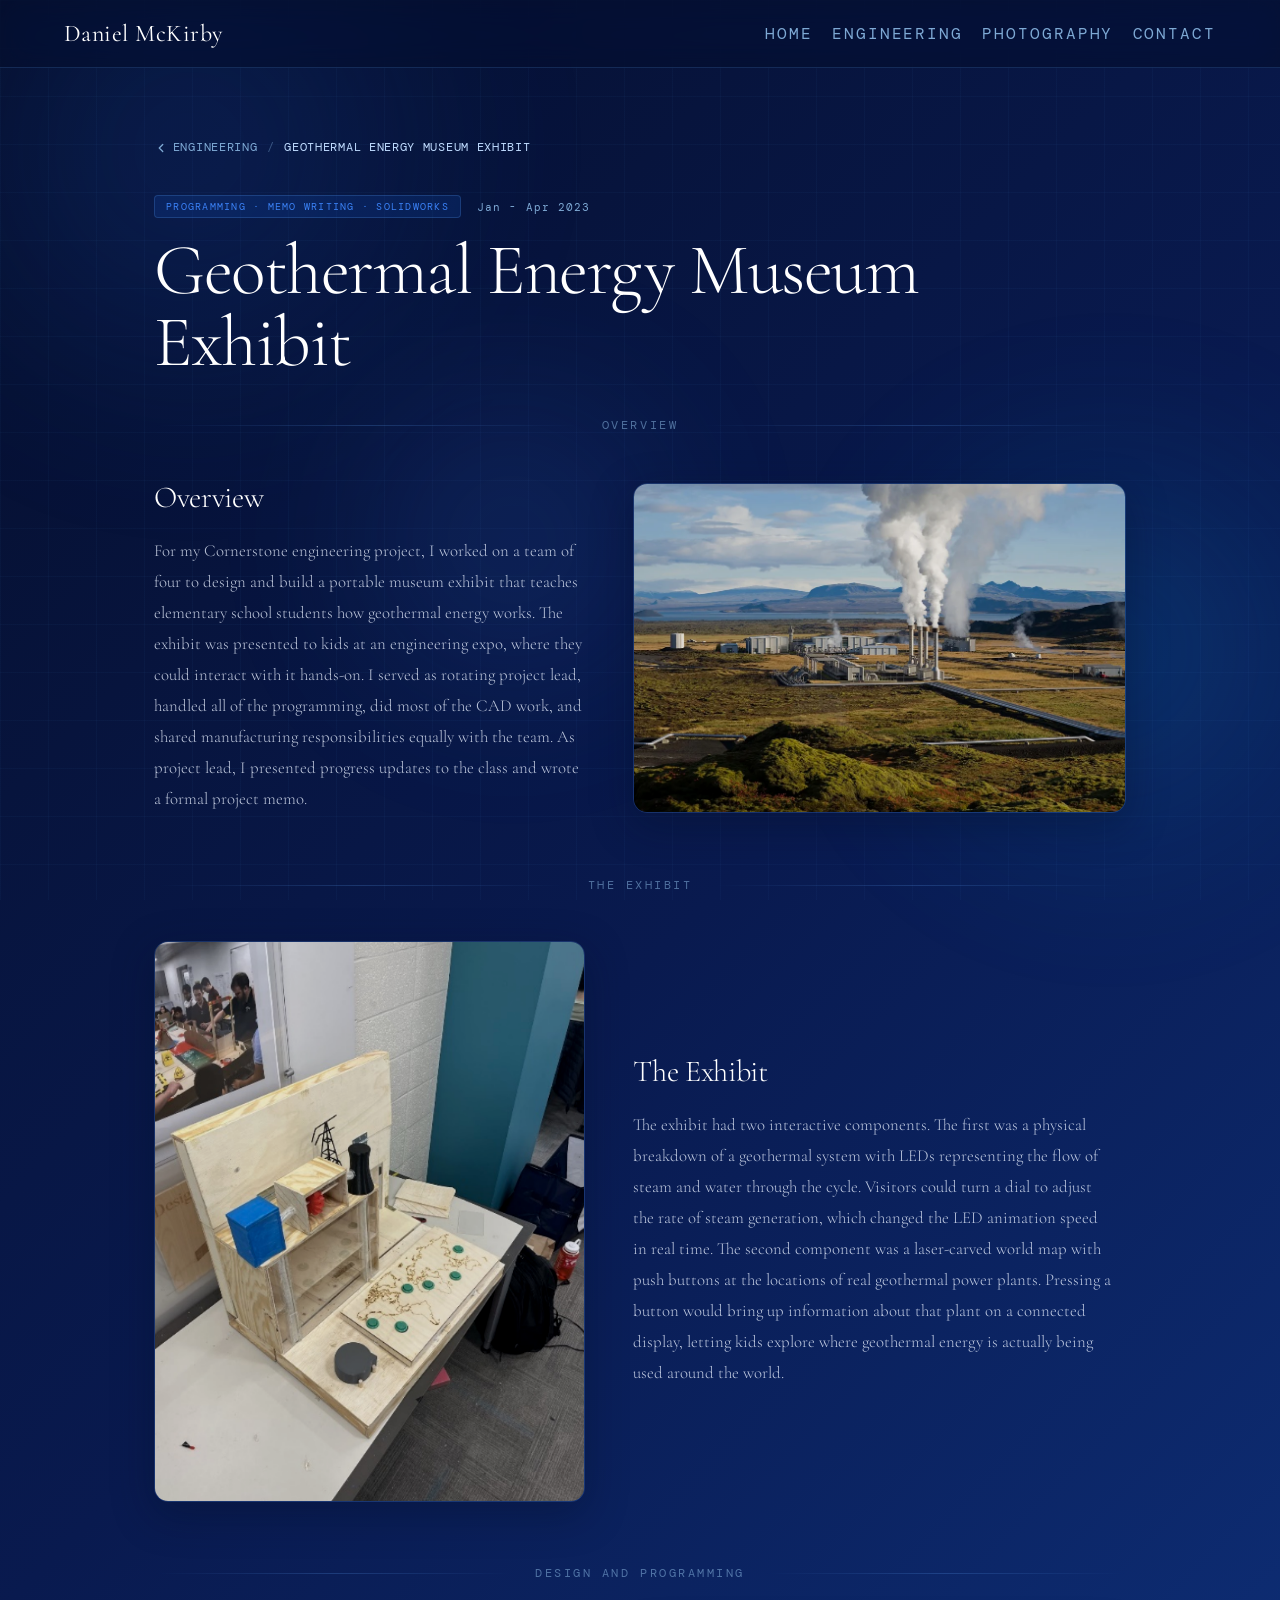
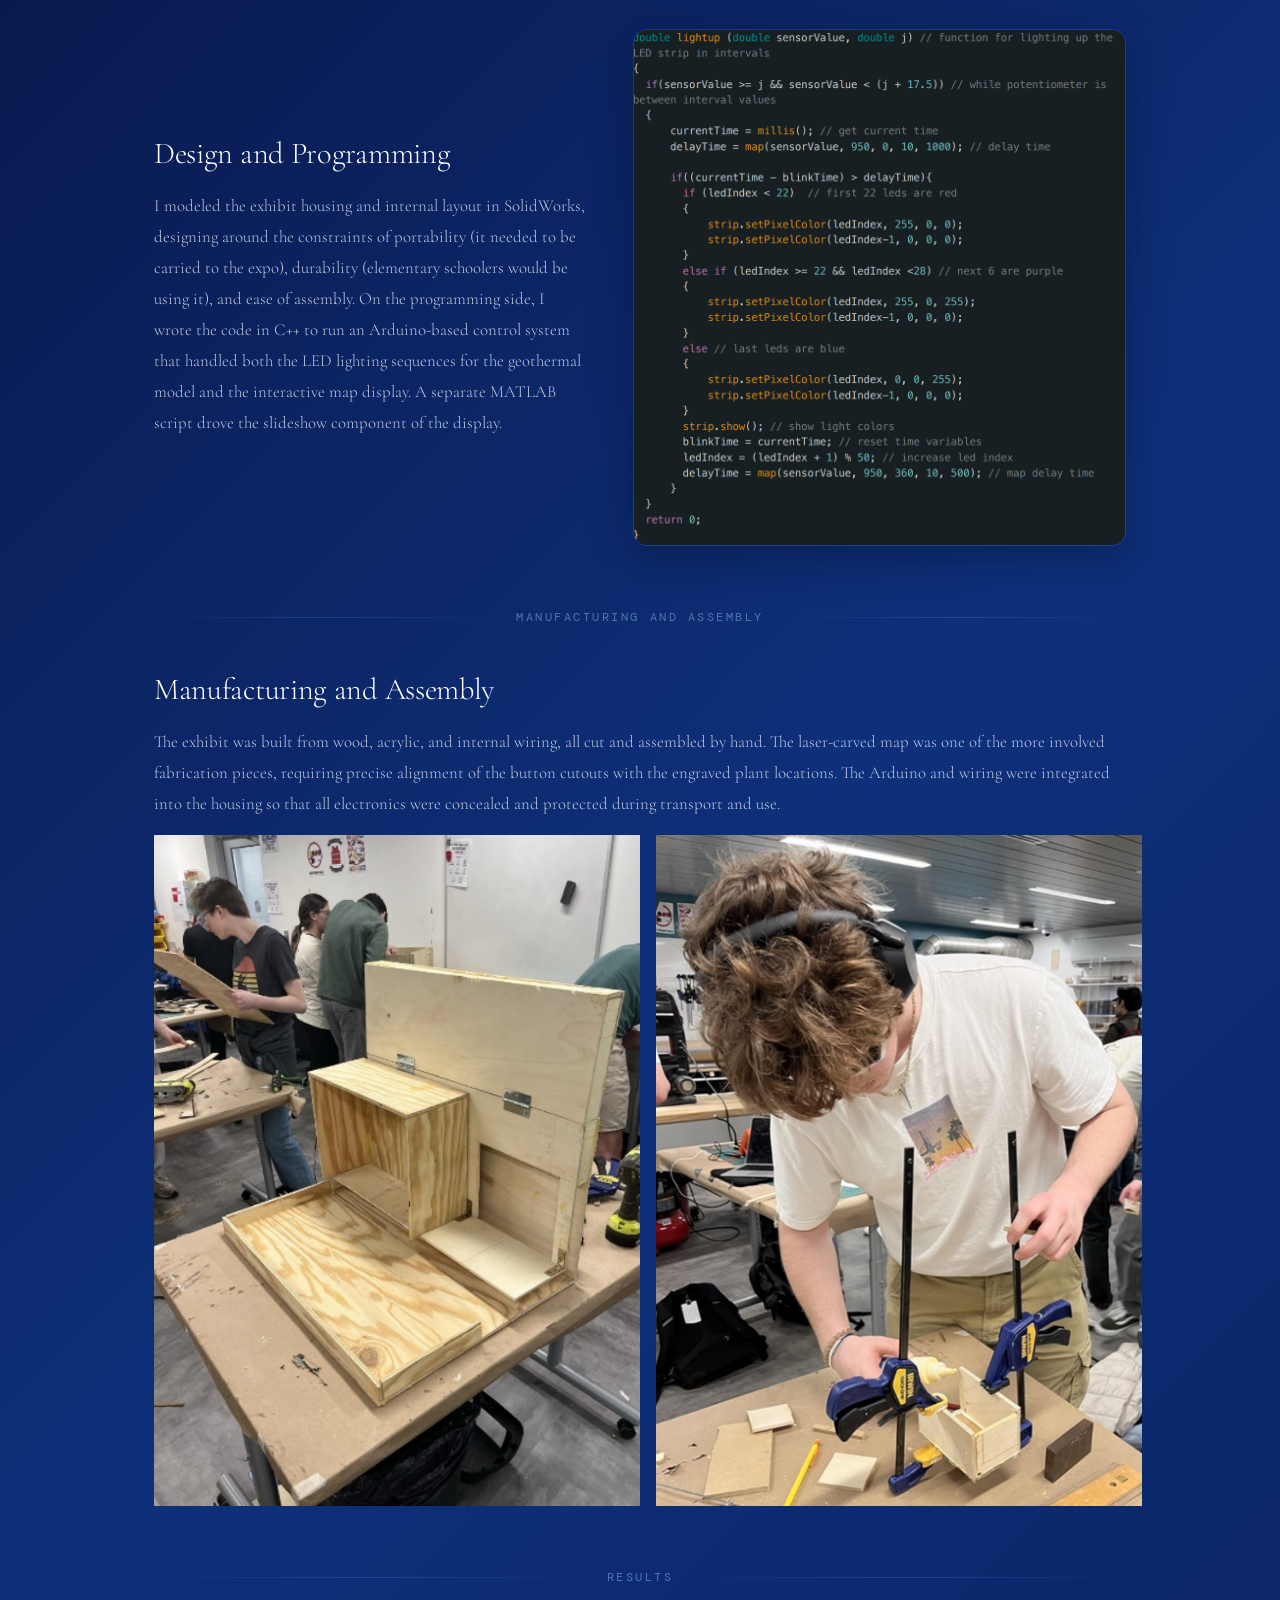
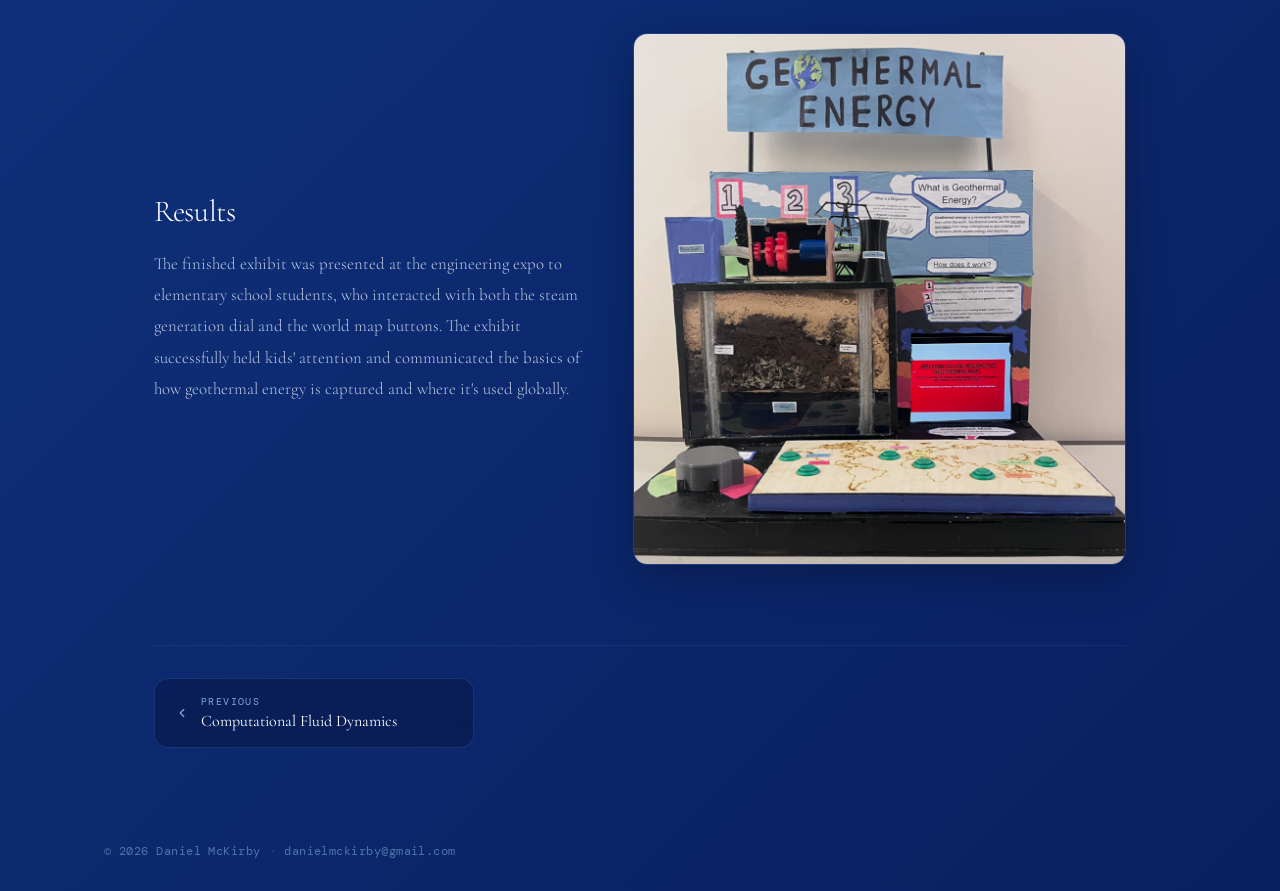
<file: engineering/geothermal-exhibit/index.html>
<!DOCTYPE html>
<html lang="en">
<head>
  <meta charset="UTF-8" />
  <meta name="viewport" content="width=device-width, initial-scale=1.0" />
  <title>Geothermal Exhibit — Daniel McKirby</title>
  <link rel="stylesheet" href="../../style.css" />
  <link rel="stylesheet" href="style.css" />
  <link rel="preconnect" href="https://fonts.googleapis.com" />
  <link rel="preconnect" href="https://fonts.gstatic.com" crossorigin />
  <link href="https://fonts.googleapis.com/css2?family=Cormorant+Garamond:ital,wght@0,300;0,400;0,600;1,300;1,400&family=DM+Mono:wght@300;400;500&display=swap" rel="stylesheet" />
</head>

<!-- ── Contact Modal ── -->
<div id="contact-modal" class="contact-overlay" role="dialog" aria-modal="true" aria-label="Contact">
  <div class="contact-card">
    <span class="tick tick-tl"></span><span class="tick tick-tr"></span>
    <span class="tick tick-bl"></span><span class="tick tick-br"></span>
    <button class="contact-close" onclick="document.getElementById('contact-modal').classList.remove('open')" aria-label="Close">
      <svg viewBox="0 0 12 12" width="12" height="12" fill="none" stroke="currentColor" stroke-width="2" stroke-linecap="round">
        <line x1="1" y1="1" x2="11" y2="11"/><line x1="11" y1="1" x2="1" y2="11"/>
      </svg>
    </button>
    <div class="contact-label">Contact</div>
    <div class="contact-name">Daniel McKirby</div>
    <div class="contact-title-line">Mechanical Engineer</div>
    <div class="contact-divider"></div>
    <div class="contact-row">
      <div class="contact-icon">
        <svg viewBox="0 0 16 16" width="14" height="14" fill="none" stroke="#60a5fa" stroke-width="1.5" stroke-linecap="round" stroke-linejoin="round"><rect x="1" y="3" width="14" height="10" rx="1.5"/><polyline points="1,3 8,9.5 15,3"/></svg>
      </div>
      <a href="mailto:danielmckirby@gmail.com" class="contact-link">danielmckirby@gmail.com</a>
    </div>
    <div class="contact-row">
      <div class="contact-icon">
        <svg viewBox="0 0 16 16" width="14" height="14" fill="none" stroke="#60a5fa" stroke-width="1.5" stroke-linecap="round" stroke-linejoin="round"><rect x="1" y="1" width="14" height="14" rx="2"/><path d="M5 7v5M5 4.5v.01M8 12V8.5c0-1 .7-1.5 1.5-1.5s1.5.5 1.5 1.5V12"/></svg>
      </div>
      <a href="https://linkedin.com/in/dmckirby" class="contact-link">linkedin.com/in/dmckirby</a>
    </div>
    <div class="contact-row">
      <div class="contact-icon">
        <svg viewBox="0 0 24 24" width="16" height="16" fill="none" stroke="#60a5fa" stroke-width="2" stroke-linecap="round" stroke-linejoin="round"><path d="M22 16.92v3a2 2 0 0 1-2.18 2 19.79 19.79 0 0 1-8.63-3.07 19.5 19.5 0 0 1-6-6 19.79 19.79 0 0 1-3.07-8.67 A2 2 0 0 1 4.11 2h3a2 2 0 0 1 2 1.72 12.84 12.84 0 0 0 .7 2.81 2 2 0 0 1-.45 2.11L8.09 9.91 a16 16 0 0 0 6 6l1.27-1.27 a2 2 0 0 1 2.11-.45 12.84 12.84 0 0 0 2.81.7 A2 2 0 0 1 22 16.92z"/></svg>
      </div>
      <a class="contact-link" href="tel:9733695389">(973) 369-5389</a>
    </div>
    <p class="contact-note">I'm currently looking for full-time roles in mechanical and design engineering starting early 2027.</p>
  </div>
</div>

<body>

<header class="site-header">
  <div class="header-inner">
    <a href="/" class="header-name">Daniel McKirby</a>
    <nav class="header-nav">
      <a href="/" class="nav-link">Home</a>
      <a href="/engineering/" class="nav-link nav-link--active">Engineering</a>
      <a href="/photography/" class="nav-link">Photography</a>
      <button class="nav-link" onclick="document.getElementById('contact-modal').classList.add('open')" style="background:none;border:none;cursor:pointer;font-size:inherit;">Contact</button>
    </nav>
  </div>
</header>

<div class="bg-layer" aria-hidden="true">
  <div class="blob blob-1"></div>
  <div class="blob blob-2"></div>
  <div class="blob blob-3"></div>
</div>
<div class="grid-overlay" aria-hidden="true"></div>

<main class="proj-main">

  <!-- ── Breadcrumb ── -->
  <div class="proj-breadcrumb">
    <a href="/engineering/" class="back-crumb">
      <svg viewBox="0 0 16 16" width="14" height="14" fill="none" stroke="currentColor" stroke-width="1.5" stroke-linecap="round" stroke-linejoin="round"><path d="M10 4L6 8l4 4"/></svg>
      Engineering
    </a>
    <span class="crumb-sep">/</span>
    <span class="crumb-current">Geothermal Energy Museum Exhibit</span>
  </div>

  <!-- ── Page Title ── -->
  <header class="proj-header">
    <div class="proj-header-meta">
      <span class="proj-tag">Programming · Memo Writing · SolidWorks</span>
      <span class="proj-date">Jan - Apr 2023</span>
    </div>
    <h1 class="proj-title">Geothermal Energy Museum Exhibit</h1>
  </header>

  <!-- ══════════════════════════════════════════
       1. Overview
  ══════════════════════════════════════════ -->
  
  <div class="proj-rule"><span class="proj-rule-label">Overview</span></div>

  <section class="proj-section proj-split">
    <div class="proj-split-left">
      <h2 class="proj-section-title">Overview</h2>
      <p class="proj-body">For my Cornerstone engineering project, I worked on a team of four to design and build a portable museum exhibit that teaches elementary school students how geothermal energy works. The exhibit was presented to kids at an engineering expo, where they could interact with it hands-on. I served as rotating project lead, handled all of the programming, did most of the CAD work, and shared manufacturing responsibilities equally with the team. As project lead, I presented progress updates to the class and wrote a formal project memo.</p>
    </div>
    <div class="proj-split-right">
      <div class="proj-inline-media">
        <img src="media/geo1.webp" alt="Mesh and boundary conditions" />
      </div>
    </div>
  </section>

  <!-- ══════════════════════════════════════════
       2. The Exhibit
  ══════════════════════════════════════════ -->
  <div class="proj-rule"><span class="proj-rule-label">The Exhibit</span></div>

  <section class="proj-section proj-split">
    <div class="proj-split-left">
      <div class="proj-inline-media">
        <img src="media/geo2.webp" alt="Mesh and boundary conditions" />
      </div>
    </div>
    <div class="proj-split-right">
      <h2 class="proj-section-title">The Exhibit</h2>
      <p class="proj-body">The exhibit had two interactive components. The first was a physical breakdown of a geothermal system with LEDs representing the flow of steam and water through the cycle. Visitors could turn a dial to adjust the rate of steam generation, which changed the LED animation speed in real time. The second component was a laser-carved world map with push buttons at the locations of real geothermal power plants. Pressing a button would bring up information about that plant on a connected display, letting kids explore where geothermal energy is actually being used around the world.</p>
    </div>
  </section>

 <!-- ══════════════════════════════════════════
       3. Design and Programming
  ══════════════════════════════════════════ -->
  
  <div class="proj-rule"><span class="proj-rule-label">Design and Programming</span></div>

  <section class="proj-section proj-split">
    <div class="proj-split-left">
      <h2 class="proj-section-title">Design and Programming</h2>
      <p class="proj-body">I modeled the exhibit housing and internal layout in SolidWorks, designing around the constraints of portability (it needed to be carried to the expo), durability (elementary schoolers would be using it), and ease of assembly. On the programming side, I wrote the code in C++ to run an Arduino-based control system that handled both the LED lighting sequences for the geothermal model and the interactive map display. A separate MATLAB script drove the slideshow component of the display.</p>
    </div>
    <div class="proj-split-right">
      <div class="proj-inline-media">
        <img src="media/geo3.webp" alt="Mesh and boundary conditions" />
      </div>
    </div>
  </section>

<!-- ══════════════════════════════════════════
       4. Manufacturing and Assembly
  ══════════════════════════════════════════ -->
  <div class="proj-rule"><span class="proj-rule-label">Manufacturing and Assembly</span></div>

  <section class="proj-section">
    <h2 class="proj-section-title">Manufacturing and Assembly</h2>
    <p class="proj-body proj-body--wide ">The exhibit was built from wood, acrylic, and internal wiring, all cut and assembled by hand. The laser-carved map was one of the more involved fabrication pieces, requiring precise alignment of the button cutouts with the engraved plant locations. The Arduino and wiring were integrated into the housing so that all electronics were concealed and protected during transport and use.</p>
    <div class="proj-iter-left">
      <img src="media/geo4.webp" alt="Iteration progression diagram" />
      <img src="media/geo5.webp" alt="Iteration progression diagram" />
    </div>
  </section>

  <!-- ══════════════════════════════════════════
       5. Results
  ══════════════════════════════════════════ -->
  
  <div class="proj-rule"><span class="proj-rule-label">Results</span></div>

  <section class="proj-section proj-split">
    <div class="proj-split-left">
      <h2 class="proj-section-title">Results</h2>
      <p class="proj-body">The finished exhibit was presented at the engineering expo to elementary school students, who interacted with both the steam generation dial and the world map buttons. The exhibit successfully held kids' attention and communicated the basics of how geothermal energy is captured and where it's used globally.</p>    </div>
    <div class="proj-split-right">
      <div class="proj-inline-media">
        <img src="media/geo6.webp" alt="Mesh and boundary conditions" />
      </div>
    </div>
  </section>

  <!-- ── Prev / Next ── -->
  <nav class="proj-nav">
    <a href="../cfd/" class="proj-nav-btn proj-nav-btn--prev">
      <svg viewBox="0 0 16 16" width="14" height="14" fill="none" stroke="currentColor" stroke-width="1.5" stroke-linecap="round" stroke-linejoin="round"><path d="M10 4L6 8l4 4"/></svg>
      <span>
        <span class="proj-nav-label">Previous</span>
        <span class="proj-nav-name">Computational Fluid Dynamics</span>
      </span>
    </a>
  </nav>

</main>

<footer class="site-footer">
  <span>© 2026 Daniel McKirby</span>
  <span class="sep">·</span>
  <a href="mailto:danielmckirby@gmail.com">danielmckirby@gmail.com</a>
</footer>

<script>
  const modal = document.getElementById('contact-modal');
  modal.addEventListener('click', e => { if (e.target === modal) modal.classList.remove('open'); });
  document.addEventListener('keydown', e => { if (e.key === 'Escape') modal.classList.remove('open'); });
</script>

</body>
</html>
</file>
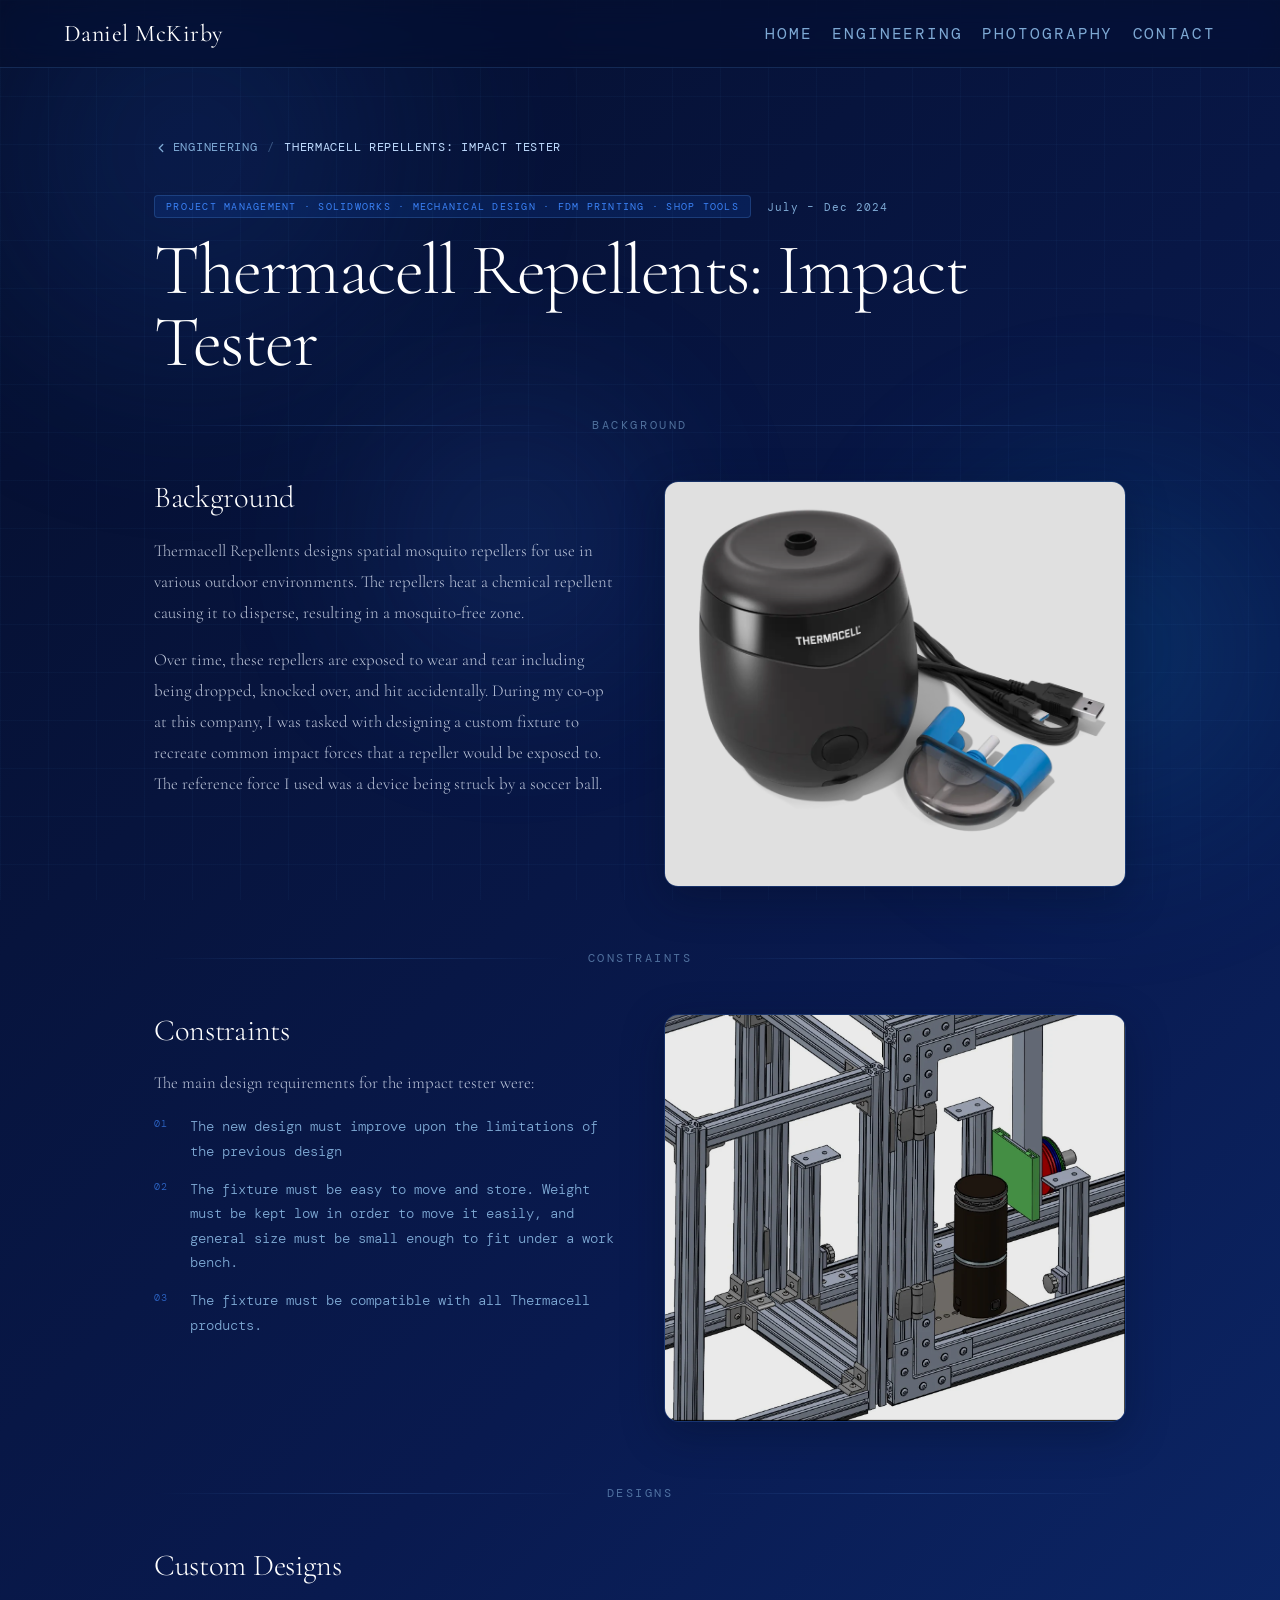
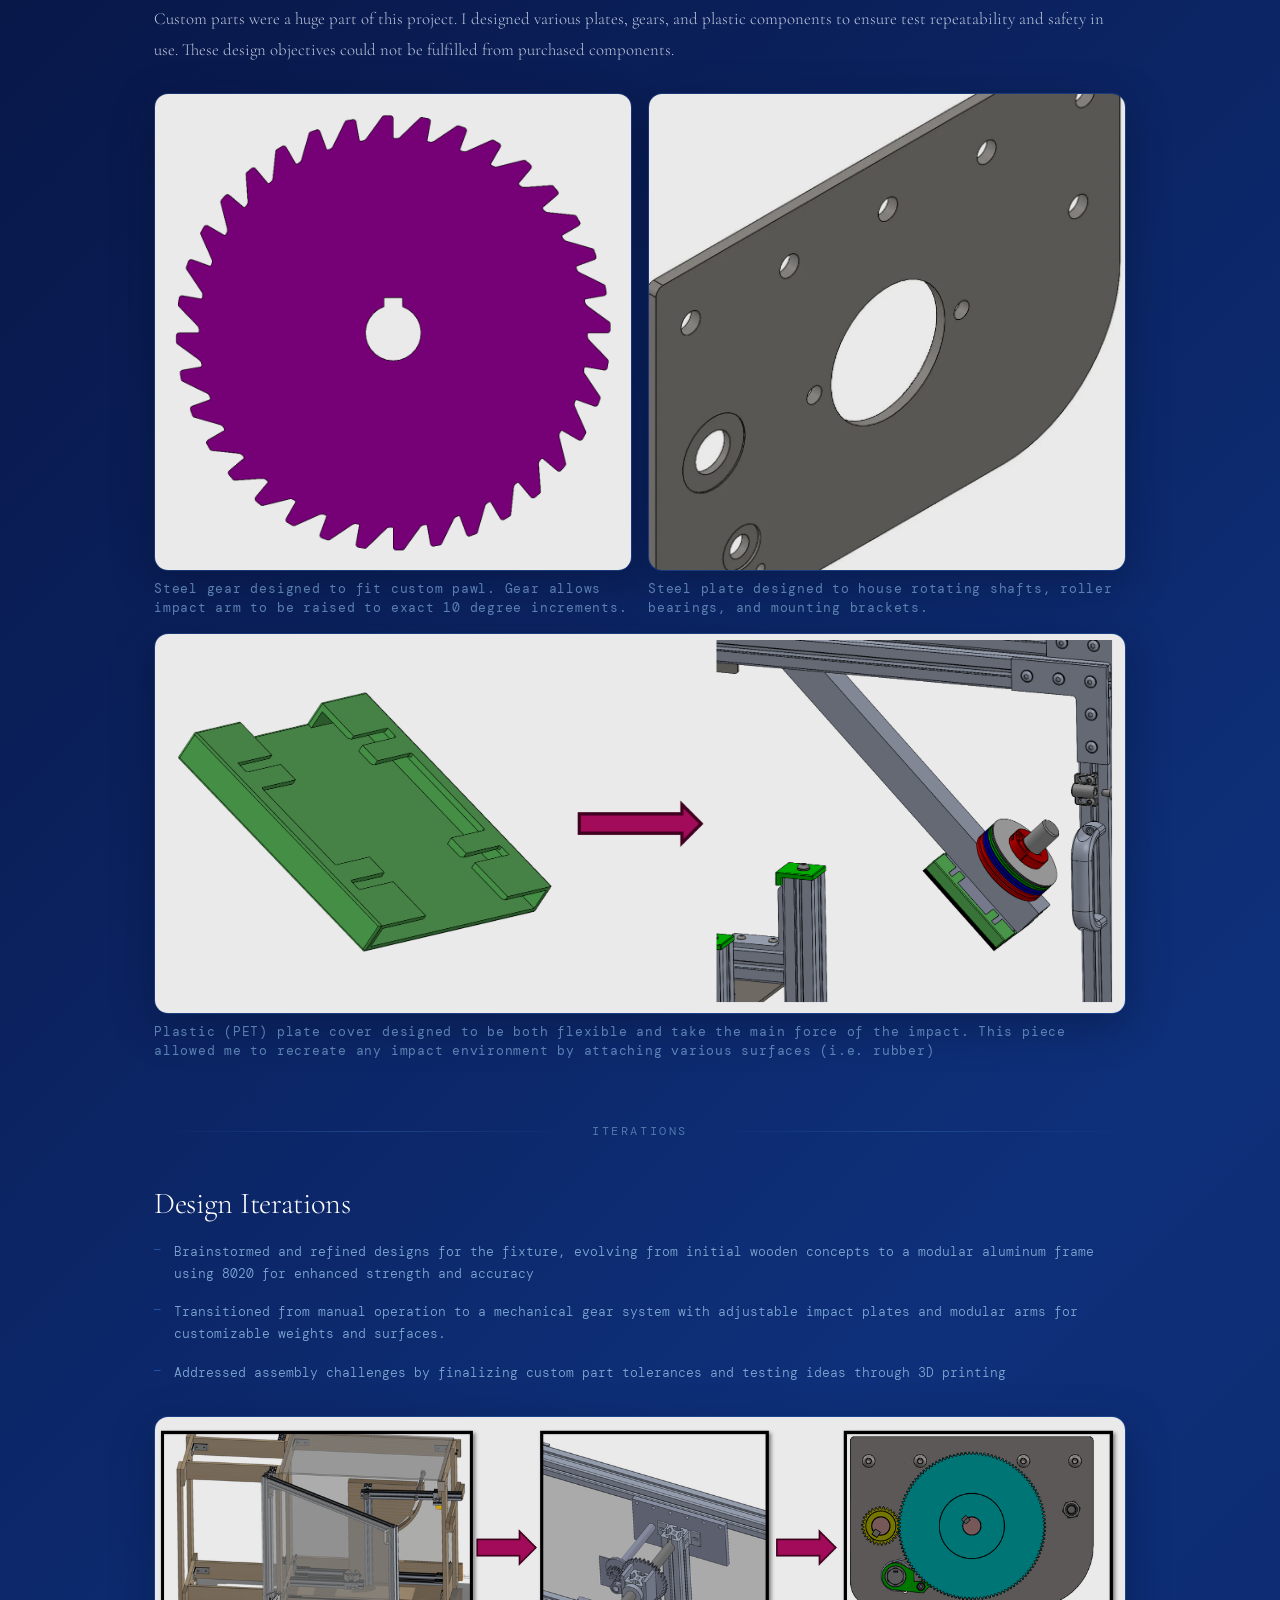
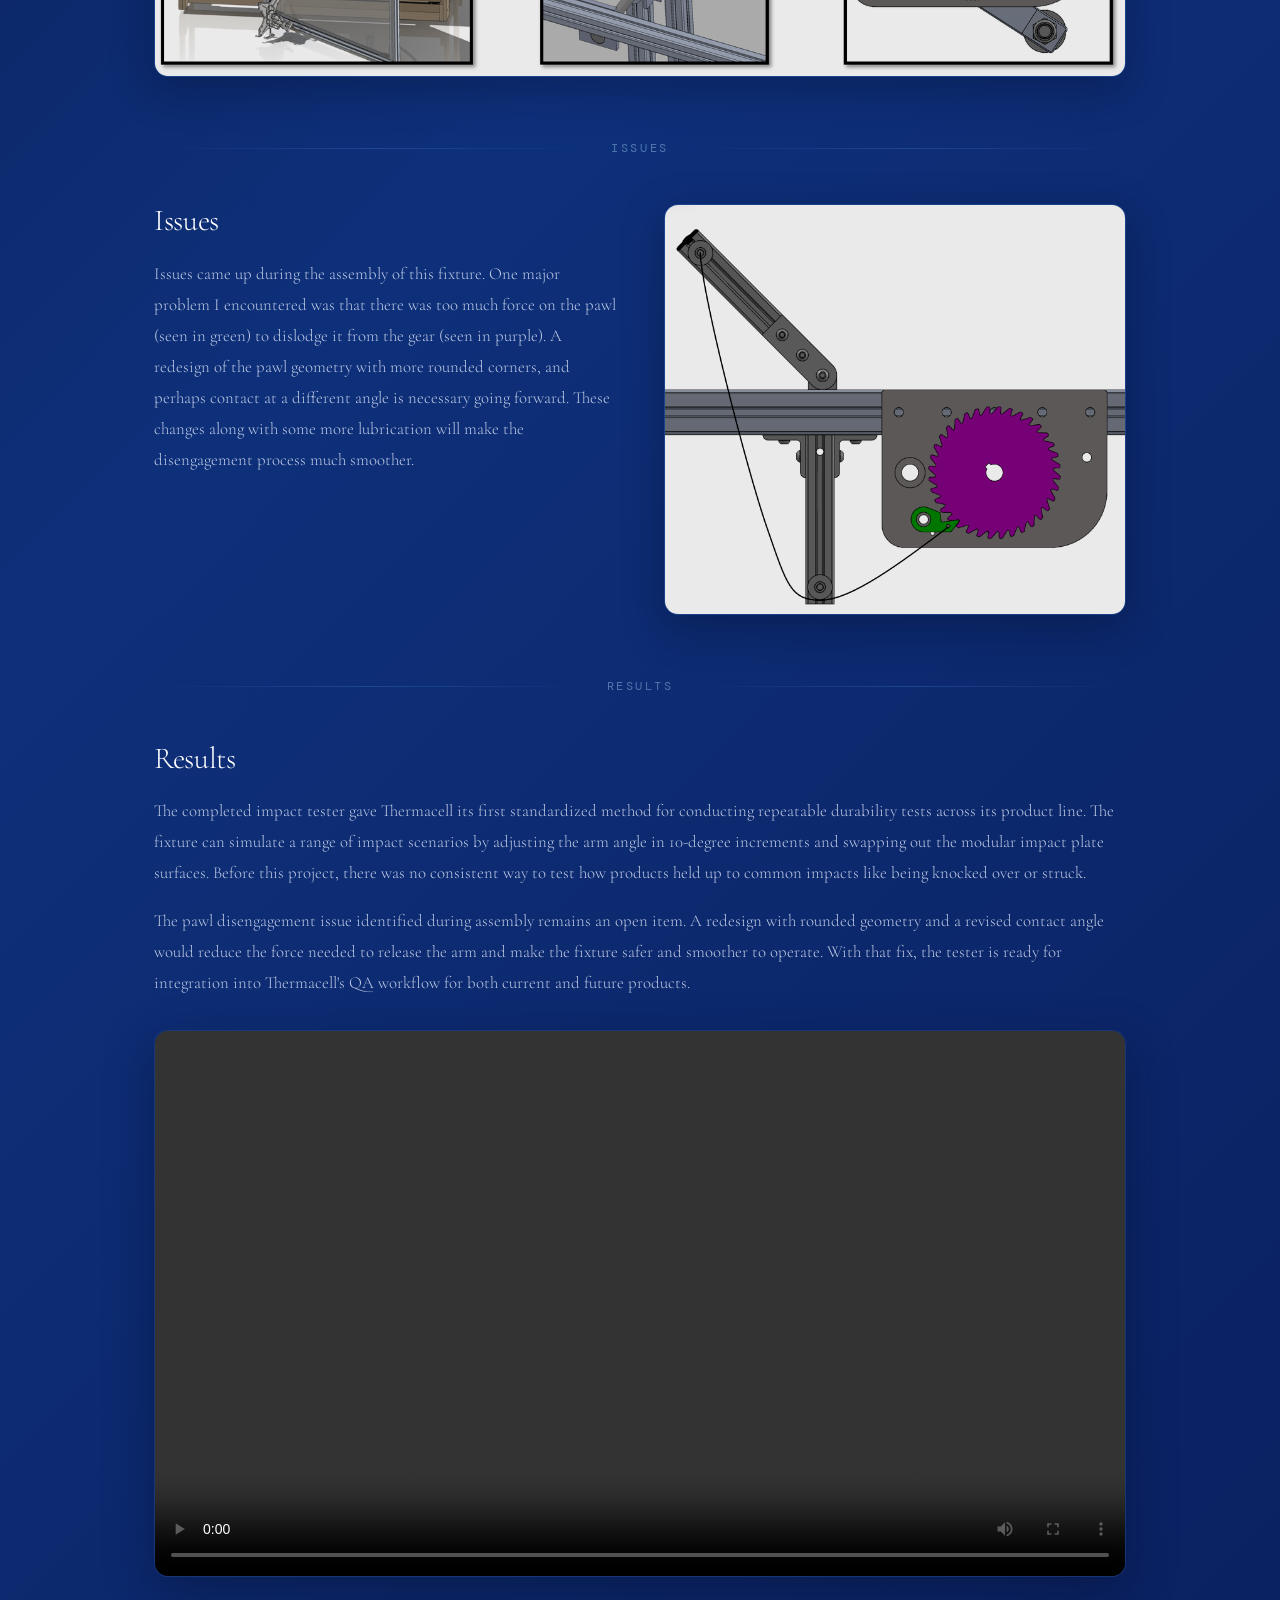
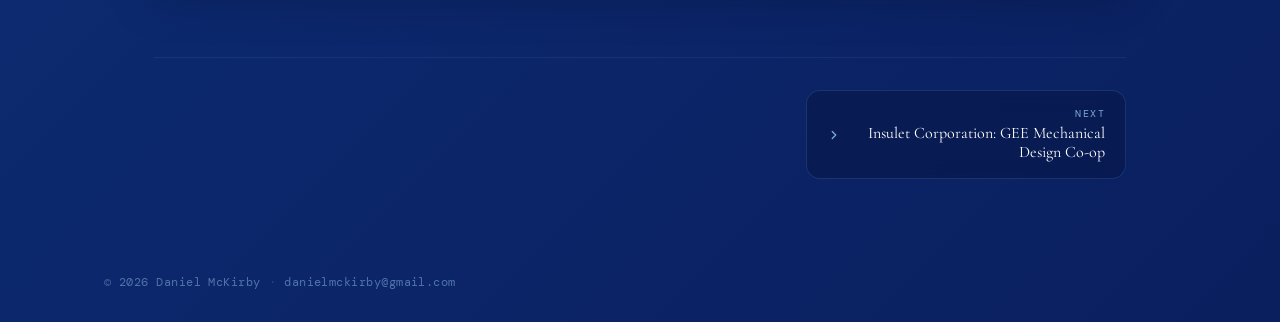
<file: engineering/impact-tester/index.html>
<!DOCTYPE html>
<html lang="en">
<head>
  <meta charset="UTF-8" />
  <meta name="viewport" content="width=device-width, initial-scale=1.0" />
  <title>Impact Tester — Daniel McKirby</title>
  <link rel="stylesheet" href="../../style.css" />
  <link rel="stylesheet" href="style.css" />
  <link rel="preconnect" href="https://fonts.googleapis.com" />
  <link rel="preconnect" href="https://fonts.gstatic.com" crossorigin />
  <link href="https://fonts.googleapis.com/css2?family=Cormorant+Garamond:ital,wght@0,300;0,400;0,600;1,300;1,400&family=DM+Mono:wght@300;400;500&display=swap" rel="stylesheet" />
</head>

<!-- ── Contact Modal ── -->
<div id="contact-modal" class="contact-overlay" role="dialog" aria-modal="true" aria-label="Contact">
  <div class="contact-card">
    <span class="tick tick-tl"></span><span class="tick tick-tr"></span>
    <span class="tick tick-bl"></span><span class="tick tick-br"></span>
    <button class="contact-close" onclick="document.getElementById('contact-modal').classList.remove('open')" aria-label="Close">
      <svg viewBox="0 0 12 12" width="12" height="12" fill="none" stroke="currentColor" stroke-width="2" stroke-linecap="round">
        <line x1="1" y1="1" x2="11" y2="11"/><line x1="11" y1="1" x2="1" y2="11"/>
      </svg>
    </button>
    <div class="contact-label">Contact</div>
    <div class="contact-name">Daniel McKirby</div>
    <div class="contact-title-line">Mechanical Engineer</div>
    <div class="contact-divider"></div>
    <div class="contact-row">
      <div class="contact-icon">
        <svg viewBox="0 0 16 16" width="14" height="14" fill="none" stroke="#60a5fa" stroke-width="1.5" stroke-linecap="round" stroke-linejoin="round"><rect x="1" y="3" width="14" height="10" rx="1.5"/><polyline points="1,3 8,9.5 15,3"/></svg>
      </div>
      <a href="mailto:danielmckirby@gmail.com" class="contact-link">danielmckirby@gmail.com</a>
    </div>
    <div class="contact-row">
      <div class="contact-icon">
        <svg viewBox="0 0 16 16" width="14" height="14" fill="none" stroke="#60a5fa" stroke-width="1.5" stroke-linecap="round" stroke-linejoin="round"><rect x="1" y="1" width="14" height="14" rx="2"/><path d="M5 7v5M5 4.5v.01M8 12V8.5c0-1 .7-1.5 1.5-1.5s1.5.5 1.5 1.5V12"/></svg>
      </div>
      <a href="https://linkedin.com/in/dmckirby" class="contact-link">linkedin.com/in/dmckirby</a>
    </div>
    <div class="contact-row">
      <div class="contact-icon">
        <svg viewBox="0 0 24 24" width="16" height="16" fill="none" stroke="#60a5fa" stroke-width="2" stroke-linecap="round" stroke-linejoin="round"><path d="M22 16.92v3a2 2 0 0 1-2.18 2 19.79 19.79 0 0 1-8.63-3.07 19.5 19.5 0 0 1-6-6 19.79 19.79 0 0 1-3.07-8.67 A2 2 0 0 1 4.11 2h3a2 2 0 0 1 2 1.72 12.84 12.84 0 0 0 .7 2.81 2 2 0 0 1-.45 2.11L8.09 9.91 a16 16 0 0 0 6 6l1.27-1.27 a2 2 0 0 1 2.11-.45 12.84 12.84 0 0 0 2.81.7 A2 2 0 0 1 22 16.92z"/></svg>
      </div>
      <a class="contact-link" href="tel:9733695389">(973) 369-5389</a>
    </div>
    <p class="contact-note">I'm currently looking for full-time roles in mechanical and design engineering starting early 2027.</p>
  </div>
</div>

<body>

<header class="site-header">
  <div class="header-inner">
    <a href="/" class="header-name">Daniel McKirby</a>
    <nav class="header-nav">
      <a href="/" class="nav-link">Home</a>
      <a href="/engineering/" class="nav-link">Engineering</a>
      <a href="/photography/" class="nav-link">Photography</a>
      <button class="nav-link" onclick="document.getElementById('contact-modal').classList.add('open')" style="background:none;border:none;cursor:pointer;font-size:inherit;">Contact</button>
    </nav>
  </div>
</header>

<div class="bg-layer" aria-hidden="true">
  <div class="blob blob-1"></div>
  <div class="blob blob-2"></div>
  <div class="blob blob-3"></div>
</div>
<div class="grid-overlay" aria-hidden="true"></div>

<main class="proj-main">

  <!-- ── Breadcrumb ── -->
  <div class="proj-breadcrumb">
    <a href="/engineering/" class="back-crumb">
      <svg viewBox="0 0 16 16" width="14" height="14" fill="none" stroke="currentColor" stroke-width="1.5" stroke-linecap="round" stroke-linejoin="round"><path d="M10 4L6 8l4 4"/></svg>
      Engineering
    </a>
    <span class="crumb-sep">/</span>
    <span class="crumb-current">Thermacell Repellents: Impact Tester</span>
  </div>

  <!-- ── Page Title ── -->
  <header class="proj-header">
    <div class="proj-header-meta">
      <span class="proj-tag">Project Management · SolidWorks · Mechanical Design · FDM Printing · Shop Tools</span>
      <span class="proj-date">July – Dec 2024</span>
    </div>
    <h1 class="proj-title">Thermacell Repellents: Impact Tester</h1>
  </header>

  <!-- ══════════════════════════════════════════
       1. BACKGROUND
       Text left · Image right
  ══════════════════════════════════════════ -->
  <div class="proj-rule"><span class="proj-rule-label">Background</span></div>

  <section class="proj-section proj-split">
    <div class="proj-split-left">
      <h2 class="proj-section-title">Background</h2>
      <p class="proj-body">Thermacell Repellents designs spatial mosquito repellers for use in various outdoor environments. The repellers heat a chemical repellent causing it to disperse, resulting in a mosquito-free zone.</p>
      <p class="proj-body">Over time, these repellers are exposed to wear and tear including being dropped, knocked over, and hit accidentally. During my co-op at this company, I was tasked with designing a custom fixture to recreate common impact forces that a repeller would be exposed to. The reference force I used was a device being struck by a soccer ball.</p>
    </div>
    <div class="proj-split-right">
      <div class="proj-inline-media">
        <img src="media/th1.webp" alt="Impact tester overview" />
      </div>
    </div>
  </section>

  <!-- ══════════════════════════════════════════
       2. CONSTRAINTS
       Numbered list left · Image right
  ══════════════════════════════════════════ -->
  <div class="proj-rule"><span class="proj-rule-label">Constraints</span></div>

  <section class="proj-section proj-split">
    <div class="proj-split-left">
      <h2 class="proj-section-title">Constraints</h2>
      <p class="proj-body">The main design requirements for the impact tester were:</p>
      <ol class="proj-numbered">
        <li>The new design must improve upon the limitations of the previous design</li>
        <li>The fixture must be easy to move and store. Weight must be kept low in order to move it easily, and general size must be small enough to fit under a work bench.</li>
        <li>The fixture must be compatible with all Thermacell products.</li>
      </ol>
    </div>
    <div class="proj-split-right">
      <div class="proj-inline-media">
        <img src="media/th2.webp" alt="Constraint reference diagram" />
      </div>
    </div>
  </section>

  <!-- ══════════════════════════════════════════
       3. CUSTOM DESIGNS
       Two square images + one wide (16:9)
  ══════════════════════════════════════════ -->
  <div class="proj-rule"><span class="proj-rule-label">Designs</span></div>

  <section class="proj-section">
    <h2 class="proj-section-title">Custom Designs</h2>
    <p class="proj-body proj-body--wide">Custom parts were a huge part of this project. I designed various plates, gears, and plastic components to ensure test repeatability and safety in use. These design objectives could not be fulfilled from purchased components.</p>
    <div class="proj-designs-grid">
      <!-- Square A -->
      <div class="proj-designs-sq">
        <div class="proj-inline-media proj-inline-media--sq">
          <img src="media/th3.webp" alt="Design A" />
        </div>
        <p class="proj-caption">Steel gear designed to fit custom pawl. Gear allows impact arm to be raised to exact 10 degree increments.</p>
      </div>
      <!-- Square B -->
      <div class="proj-designs-sq">
        <div class="proj-inline-media proj-inline-media--sq">
          <img src="media/th4.webp" alt="Design B" />
        </div>
        <p class="proj-caption">Steel plate designed to house rotating shafts, roller bearings, and mounting brackets.</p>
      </div>
      <!-- Wide 16:9 -->
      <div class="proj-designs-wide">
        <div class="proj-inline-media proj-inline-media--wide">
          <img src="media/th5.webp" alt="Design overview" />
        </div>
        <p class="proj-caption">Plastic (PET) plate cover designed to be both flexible and take the main force of the impact. This piece allowed me to recreate any impact environment by attaching various surfaces (i.e. rubber)</p>
      </div>
    </div>
  </section>

  <!-- ══════════════════════════════════════════
       4. DESIGN ITERATIONS
       Bullet list above · Horizontal progress diagram below
  ══════════════════════════════════════════ -->
  <div class="proj-rule"><span class="proj-rule-label">Iterations</span></div>

  <section class="proj-section">
    <h2 class="proj-section-title">Design Iterations</h2>
    <ul class="proj-bullets proj-bullets--spaced">
      <li>Brainstormed and refined designs for the fixture, evolving from initial wooden concepts to a modular aluminum frame using 8020 for enhanced strength and accuracy</li>
      <li>Transitioned from manual operation to a mechanical gear system with adjustable impact plates and modular arms for customizable weights and surfaces.</li>
      <li>Addressed assembly challenges by finalizing custom part tolerances and testing ideas through 3D printing</li>
    </ul>

    <!-- Horizontal iteration diagram — one wide image spanning full width -->
    <div class="proj-iter-diagram">
      <img src="media/th6.webp" alt="Iteration progression diagram" />
    </div>
  </section>

  <!-- ══════════════════════════════════════════
       5. ISSUES
       Text left · Image right
  ══════════════════════════════════════════ -->
  <div class="proj-rule"><span class="proj-rule-label">Issues</span></div>

  <section class="proj-section proj-split">
    <div class="proj-split-left">
      <h2 class="proj-section-title">Issues</h2>
      <p class="proj-body">Issues came up during the assembly of this fixture. One major problem I encountered was that there was too much force on the pawl (seen in green) to dislodge it from the gear (seen in purple). A redesign of the pawl geometry with more rounded corners, and perhaps contact at a different angle is necessary going forward. These changes along with some more lubrication will make the disengagement process much smoother.</p>
    </div>
    <div class="proj-split-right">
      <div class="proj-inline-media">
        <img src="media/th7.webp" alt="Issues illustration" />
      </div>
    </div>
  </section>

  <!-- ══════════════════════════════════════════
       6. RESULTS
       Text above · Large video embed below
  ══════════════════════════════════════════ -->
  <div class="proj-rule"><span class="proj-rule-label">Results</span></div>

  <section class="proj-section">
    <h2 class="proj-section-title">Results</h2>
    <p class="proj-body proj-body--wide">The completed impact tester gave Thermacell its first standardized method for conducting repeatable durability tests across its product line. The fixture can simulate a range of impact scenarios by adjusting the arm angle in 10-degree increments and swapping out the modular impact plate surfaces. Before this project, there was no consistent way to test how products held up to common impacts like being knocked over or struck.</p>
    <p class="proj-body proj-body--wide">The pawl disengagement issue identified during assembly remains an open item. A redesign with rounded geometry and a revised contact angle would reduce the force needed to release the arm and make the fixture safer and smoother to operate. With that fix, the tester is ready for integration into Thermacell's QA workflow for both current and future products.</p>

    <!-- Large video embed -->
    <div class="proj-video-wrap proj-video-wrap--lg">
      <video controls>
        <source src="media/th8.mp4" type="video/mp4" />
      </video>

    </div>
  </section>

  <!-- ── Prev / Next ── -->
  <nav class="proj-nav">
    
    <a href="../insulet/" class="proj-nav-btn proj-nav-btn--next">
      <span>
        <span class="proj-nav-label">Next</span>
        <span class="proj-nav-name">Insulet Corporation: GEE Mechanical Design Co-op</span>
      </span>
      <svg viewBox="0 0 16 16" width="14" height="14" fill="none" stroke="currentColor" stroke-width="1.5" stroke-linecap="round" stroke-linejoin="round"><path d="M6 4l4 4-4 4"/></svg>
    </a>
  </nav>

</main>

<footer class="site-footer">
  <span>© 2026 Daniel McKirby</span>
  <span class="sep">·</span>
  <a href="mailto:danielmckirby@gmail.com">danielmckirby@gmail.com</a>
</footer>

<script>
  const modal = document.getElementById('contact-modal');
  modal.addEventListener('click', e => { if (e.target === modal) modal.classList.remove('open'); });
  document.addEventListener('keydown', e => { if (e.key === 'Escape') modal.classList.remove('open'); });
</script>

</body>
</html>
</file>
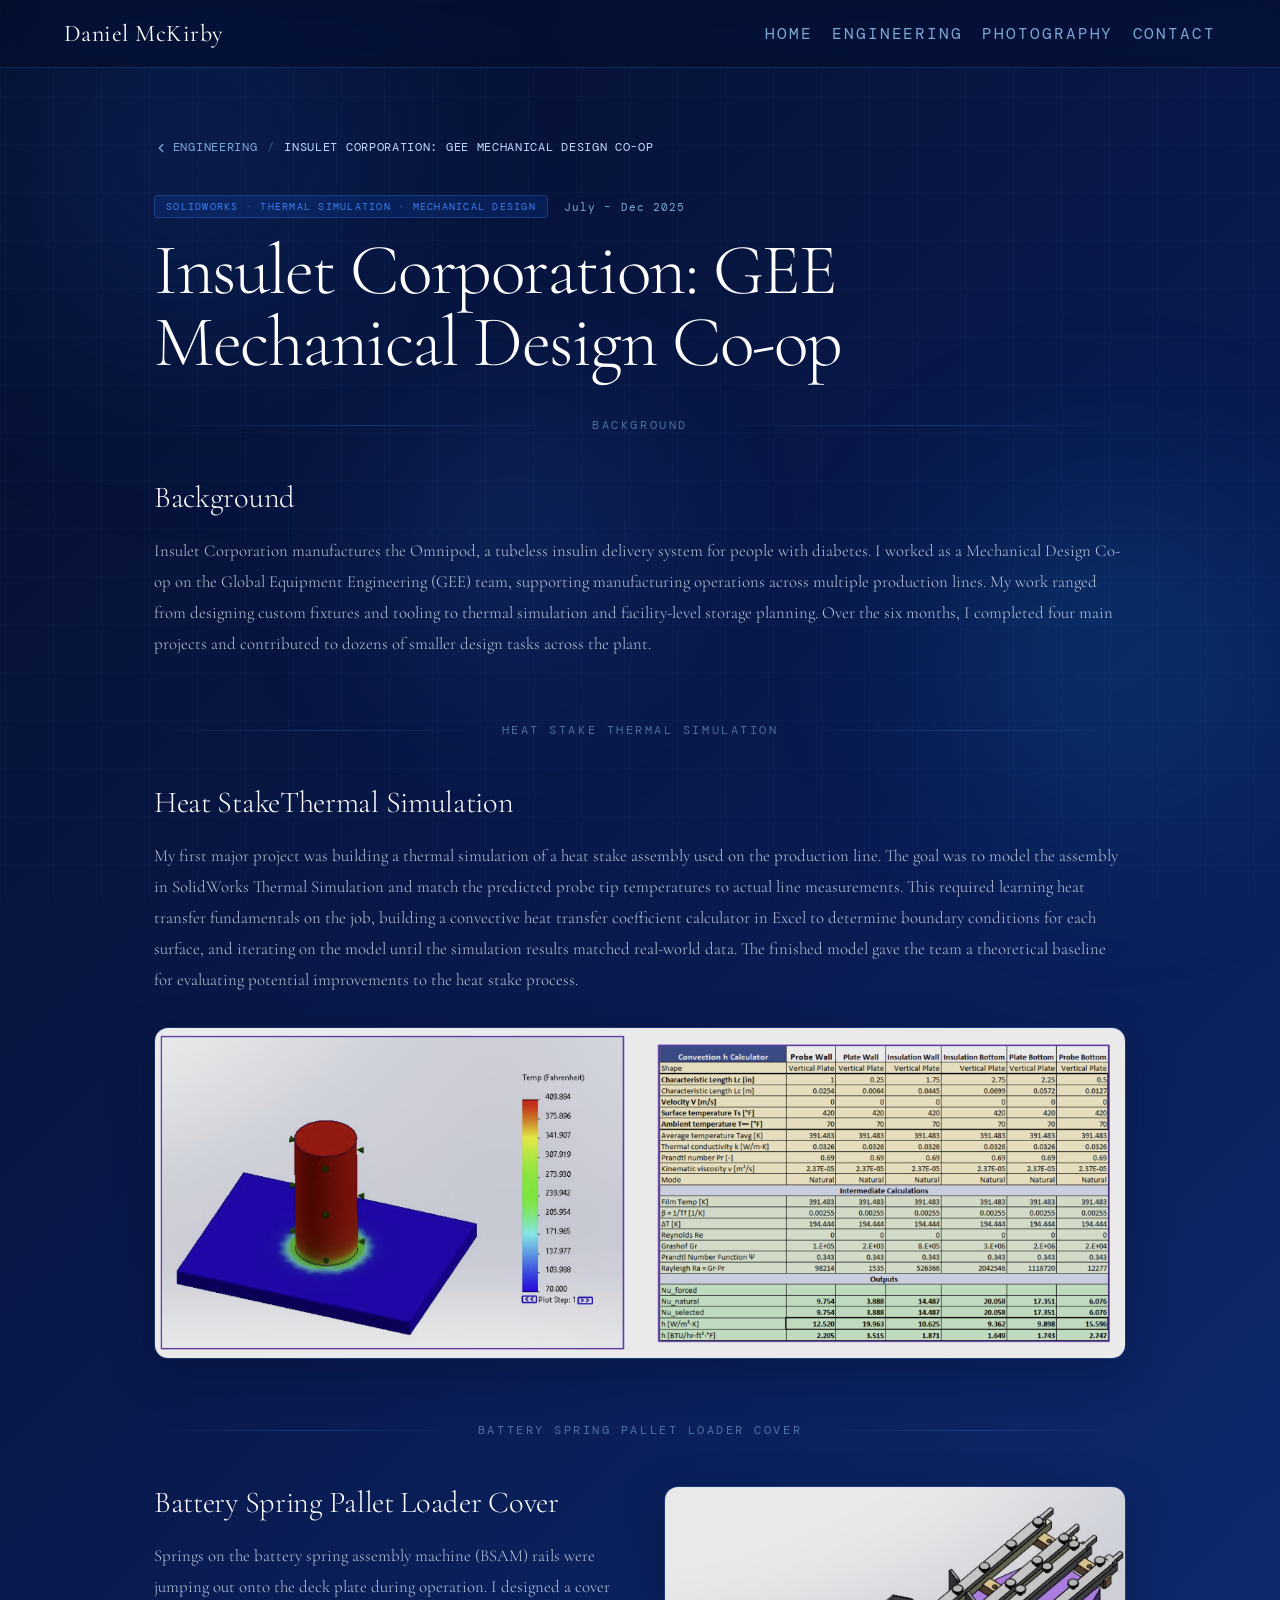
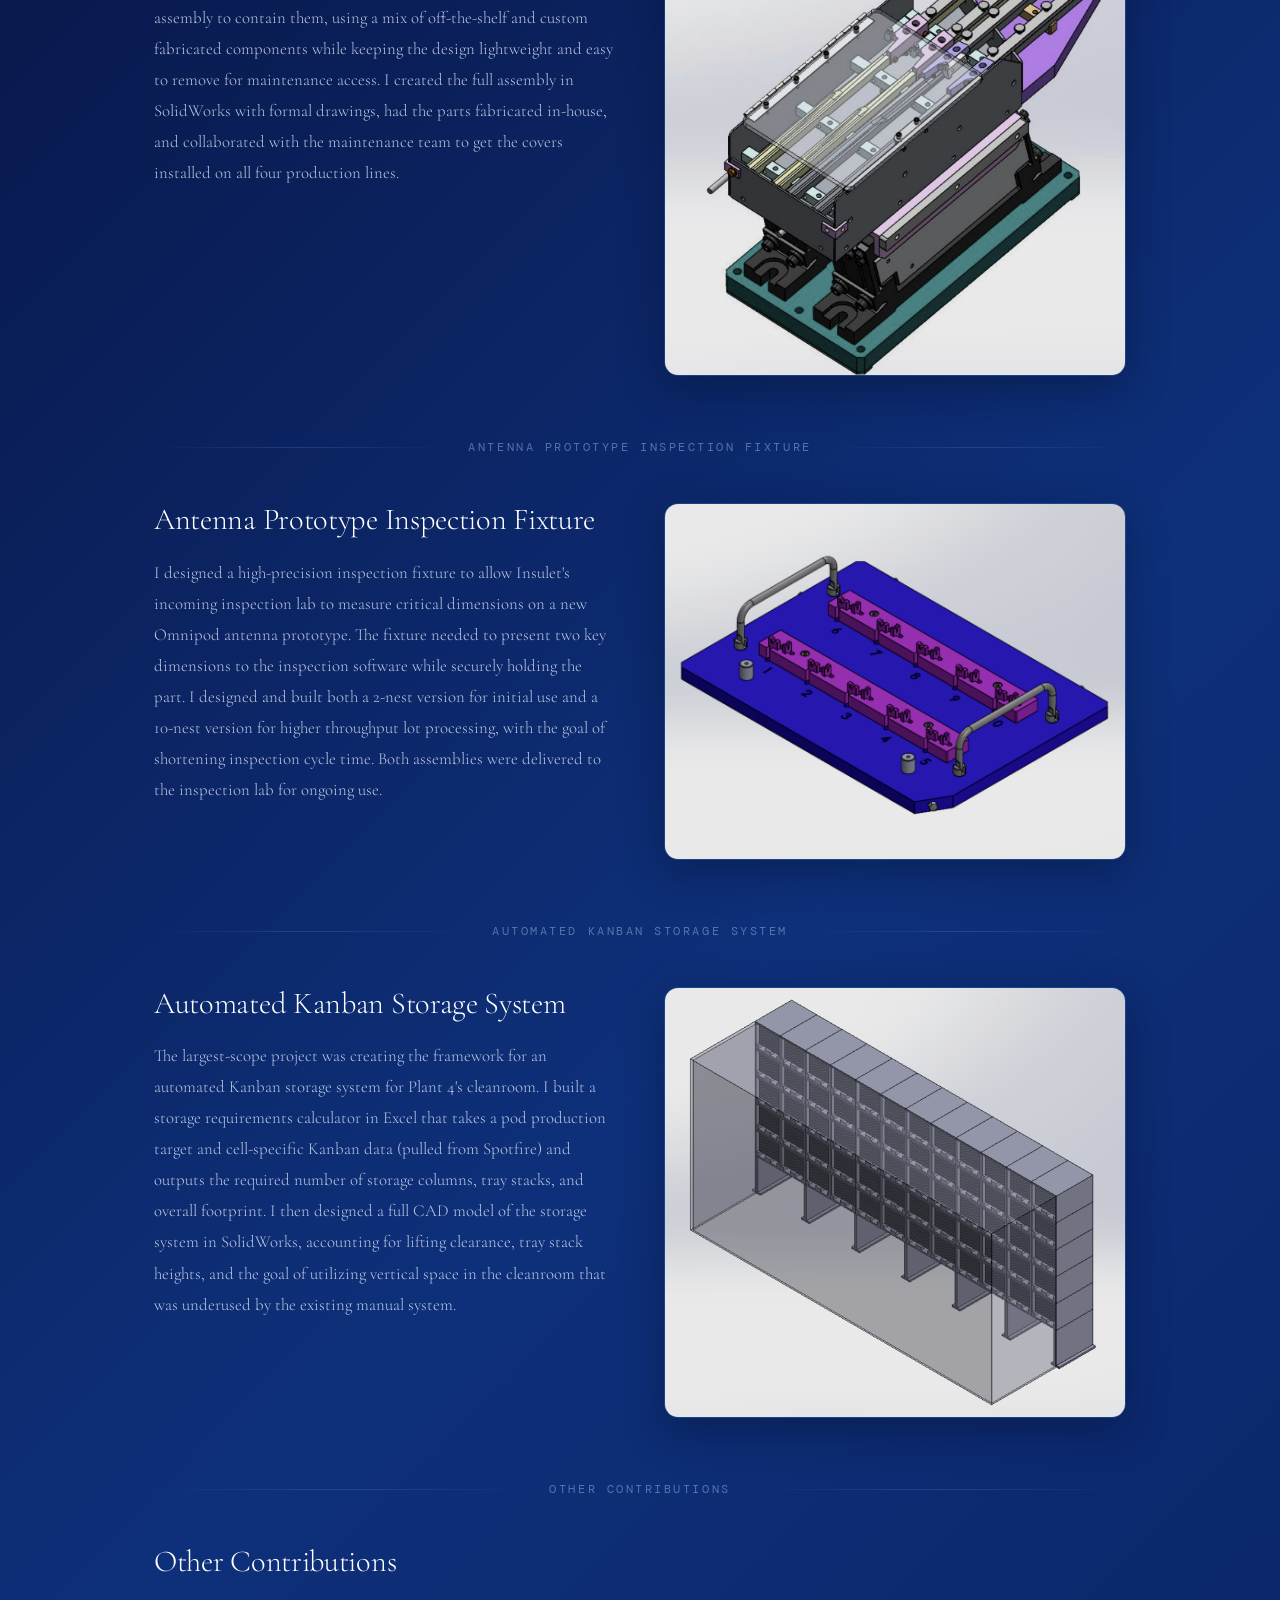
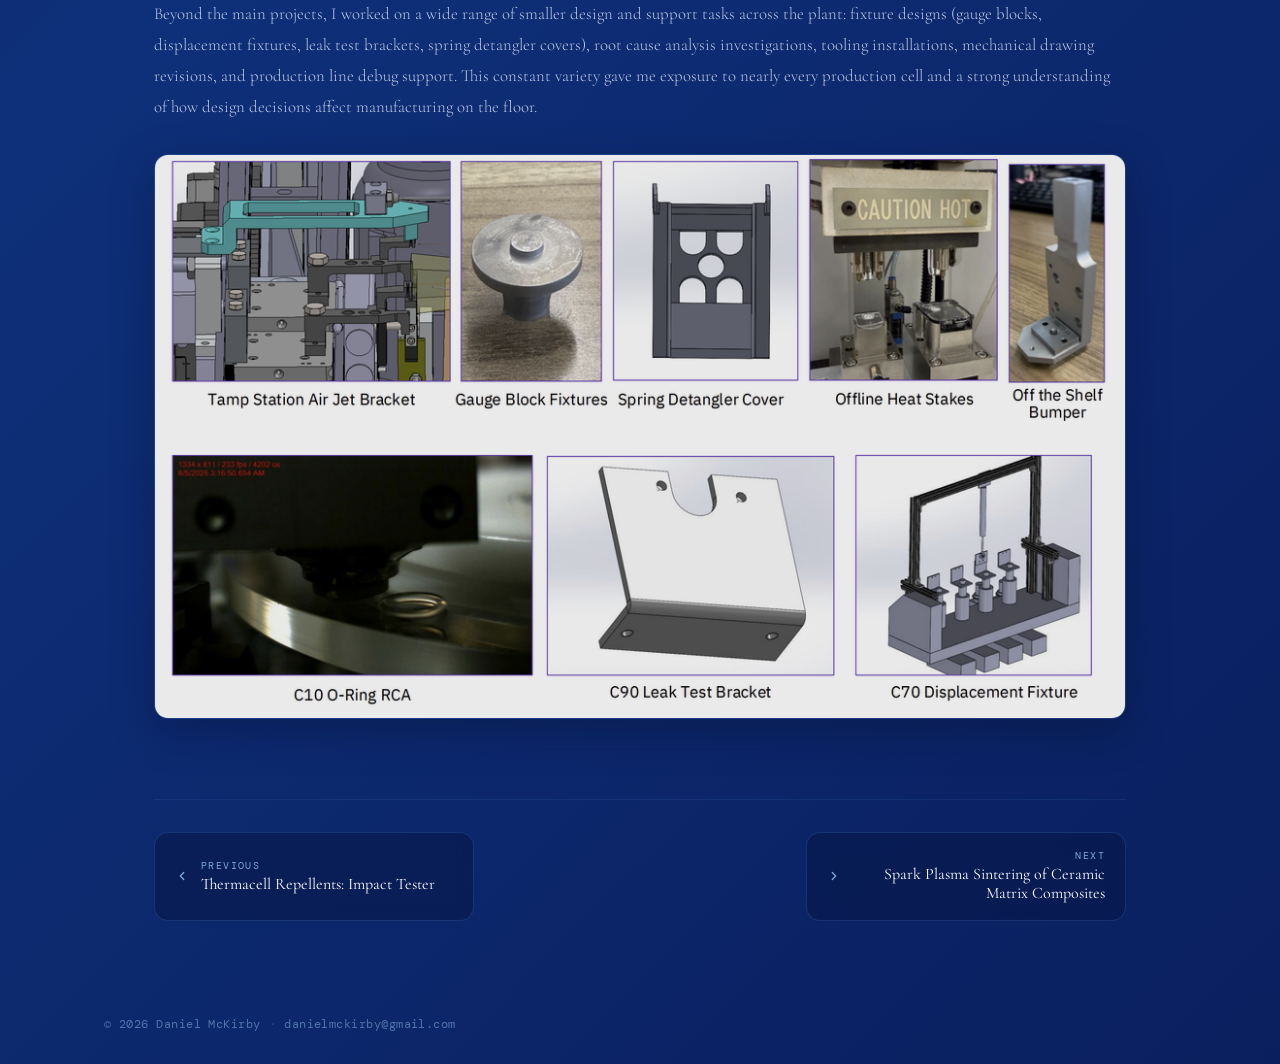
<file: engineering/insulet/index.html>
<!DOCTYPE html>
<html lang="en">
<head>
  <meta charset="UTF-8" />
  <meta name="viewport" content="width=device-width, initial-scale=1.0" />
  <title>Insulet Co-op — Daniel McKirby</title>
  <link rel="stylesheet" href="../../style.css" />
  <link rel="stylesheet" href="style.css" />
  <link rel="preconnect" href="https://fonts.googleapis.com" />
  <link rel="preconnect" href="https://fonts.gstatic.com" crossorigin />
  <link href="https://fonts.googleapis.com/css2?family=Cormorant+Garamond:ital,wght@0,300;0,400;0,600;1,300;1,400&family=DM+Mono:wght@300;400;500&display=swap" rel="stylesheet" />
</head>

<!-- ── Contact Modal ── -->
<div id="contact-modal" class="contact-overlay" role="dialog" aria-modal="true" aria-label="Contact">
  <div class="contact-card">
    <span class="tick tick-tl"></span><span class="tick tick-tr"></span>
    <span class="tick tick-bl"></span><span class="tick tick-br"></span>
    <button class="contact-close" onclick="document.getElementById('contact-modal').classList.remove('open')" aria-label="Close">
      <svg viewBox="0 0 12 12" width="12" height="12" fill="none" stroke="currentColor" stroke-width="2" stroke-linecap="round">
        <line x1="1" y1="1" x2="11" y2="11"/><line x1="11" y1="1" x2="1" y2="11"/>
      </svg>
    </button>
    <div class="contact-label">Contact</div>
    <div class="contact-name">Daniel McKirby</div>
    <div class="contact-title-line">Mechanical Engineer</div>
    <div class="contact-divider"></div>
    <div class="contact-row">
      <div class="contact-icon">
        <svg viewBox="0 0 16 16" width="14" height="14" fill="none" stroke="#60a5fa" stroke-width="1.5" stroke-linecap="round" stroke-linejoin="round"><rect x="1" y="3" width="14" height="10" rx="1.5"/><polyline points="1,3 8,9.5 15,3"/></svg>
      </div>
      <a href="mailto:danielmckirby@gmail.com" class="contact-link">danielmckirby@gmail.com</a>
    </div>
    <div class="contact-row">
      <div class="contact-icon">
        <svg viewBox="0 0 16 16" width="14" height="14" fill="none" stroke="#60a5fa" stroke-width="1.5" stroke-linecap="round" stroke-linejoin="round"><rect x="1" y="1" width="14" height="14" rx="2"/><path d="M5 7v5M5 4.5v.01M8 12V8.5c0-1 .7-1.5 1.5-1.5s1.5.5 1.5 1.5V12"/></svg>
      </div>
      <a href="https://linkedin.com/in/dmckirby" class="contact-link">linkedin.com/in/dmckirby</a>
    </div>
    <div class="contact-row">
      <div class="contact-icon">
        <svg viewBox="0 0 24 24" width="16" height="16" fill="none" stroke="#60a5fa" stroke-width="2" stroke-linecap="round" stroke-linejoin="round"><path d="M22 16.92v3a2 2 0 0 1-2.18 2 19.79 19.79 0 0 1-8.63-3.07 19.5 19.5 0 0 1-6-6 19.79 19.79 0 0 1-3.07-8.67 A2 2 0 0 1 4.11 2h3a2 2 0 0 1 2 1.72 12.84 12.84 0 0 0 .7 2.81 2 2 0 0 1-.45 2.11L8.09 9.91 a16 16 0 0 0 6 6l1.27-1.27 a2 2 0 0 1 2.11-.45 12.84 12.84 0 0 0 2.81.7 A2 2 0 0 1 22 16.92z"/></svg>
      </div>
      <a class="contact-link" href="tel:9733695389">(973) 369-5389</a>
    </div>
    <p class="contact-note">I'm currently looking for full-time roles in mechanical and design engineering starting early 2027.</p>
  </div>
</div>

<body>

<header class="site-header">
  <div class="header-inner">
    <a href="/" class="header-name">Daniel McKirby</a>
    <nav class="header-nav">
      <a href="/" class="nav-link">Home</a>
      <a href="/engineering/" class="nav-link">Engineering</a>
      <a href="/photography/" class="nav-link">Photography</a>
      <button class="nav-link" onclick="document.getElementById('contact-modal').classList.add('open')" style="background:none;border:none;cursor:pointer;font-size:inherit;">Contact</button>
    </nav>
  </div>
</header>

<div class="bg-layer" aria-hidden="true">
  <div class="blob blob-1"></div>
  <div class="blob blob-2"></div>
  <div class="blob blob-3"></div>
</div>
<div class="grid-overlay" aria-hidden="true"></div>

<main class="proj-main">

  <!-- ── Breadcrumb ── -->
  <div class="proj-breadcrumb">
    <a href="/engineering/" class="back-crumb">
      <svg viewBox="0 0 16 16" width="14" height="14" fill="none" stroke="currentColor" stroke-width="1.5" stroke-linecap="round" stroke-linejoin="round"><path d="M10 4L6 8l4 4"/></svg>
      Engineering
    </a>
    <span class="crumb-sep">/</span>
    <span class="crumb-current">Insulet Corporation: GEE Mechanical Design Co-op</span>
  </div>

  <!-- ── Page Title ── -->
  <header class="proj-header">
    <div class="proj-header-meta">
      <span class="proj-tag">SolidWorks · Thermal Simulation · Mechanical Design</span>
      <span class="proj-date">July – Dec 2025</span>
    </div>
    <h1 class="proj-title">Insulet Corporation: GEE Mechanical Design Co-op</h1>
  </header>

  <!-- ══════════════════════════════════════════
       1. BACKGROUND
       Text left · Image right
  ══════════════════════════════════════════ -->
  <div class="proj-rule"><span class="proj-rule-label">Background</span></div>

  <section class="proj-section">
    <h2 class="proj-section-title">Background</h2>
    <p class="proj-body proj-body--wide">Insulet Corporation manufactures the Omnipod, a tubeless insulin delivery system for people with diabetes. I worked as a Mechanical Design Co-op on the Global Equipment Engineering (GEE) team, supporting manufacturing operations across multiple production lines. My work ranged from designing custom fixtures and tooling to thermal simulation and facility-level storage planning. Over the six months, I completed four main projects and contributed to dozens of smaller design tasks across the plant.</p>
  </section>

  <!-- ══════════════════════════════════════════
       2. Heat Stake Thermal Simulation
  ══════════════════════════════════════════ -->
  <div class="proj-rule"><span class="proj-rule-label">Heat Stake Thermal Simulation</span></div>

  <section class="proj-section">
    <h2 class="proj-section-title">Heat StakeThermal Simulation</h2>
    <p class="proj-body proj-body--wide ">My first major project was building a thermal simulation of a heat stake assembly used on the production line. The goal was to model the assembly in SolidWorks Thermal Simulation and match the predicted probe tip temperatures to actual line measurements. This required learning heat transfer fundamentals on the job, building a convective heat transfer coefficient calculator in Excel to determine boundary conditions for each surface, and iterating on the model until the simulation results matched real-world data. The finished model gave the team a theoretical baseline for evaluating potential improvements to the heat stake process.</p>

    <!-- Horizontal iteration diagram — one wide image spanning full width -->
    <div class="proj-iter-diagram">
      <img src="media/i1.webp" alt="Iteration progression diagram" />
    </div>
  </section>

  <!-- ══════════════════════════════════════════
       3. Battery Spring Pallet Loader Cover
  ══════════════════════════════════════════ -->
  <div class="proj-rule"><span class="proj-rule-label">Battery Spring Pallet Loader Cover</span></div>

  <section class="proj-section proj-split">
    <div class="proj-split-left">
      <h2 class="proj-section-title">Battery Spring Pallet Loader Cover</h2>
      <p class="proj-body">Springs on the battery spring assembly machine (BSAM) rails were jumping out onto the deck plate during operation. I designed a cover assembly to contain them, using a mix of off-the-shelf and custom fabricated components while keeping the design lightweight and easy to remove for maintenance access. I created the full assembly in SolidWorks with formal drawings, had the parts fabricated in-house, and collaborated with the maintenance team to get the covers installed on all four production lines.</p>
    </div>
    <div class="proj-split-right">
      <div class="proj-inline-media">
        <img src="media/i2.webp" alt="Issues illustration" />
      </div>
    </div>
  </section>

  <!-- ══════════════════════════════════════════
       4. Antenna Prototype Inspection Fixture
  ══════════════════════════════════════════ -->
  <div class="proj-rule"><span class="proj-rule-label">Antenna Prototype Inspection Fixture</span></div>

  <section class="proj-section proj-split">
    <div class="proj-split-left">
      <h2 class="proj-section-title">Antenna Prototype Inspection Fixture</h2>
      <p class="proj-body">I designed a high-precision inspection fixture to allow Insulet's incoming inspection lab to measure critical dimensions on a new Omnipod antenna prototype. The fixture needed to present two key dimensions to the inspection software while securely holding the part. I designed and built both a 2-nest version for initial use and a 10-nest version for higher throughput lot processing, with the goal of shortening inspection cycle time. Both assemblies were delivered to the inspection lab for ongoing use.</p>    </div>
    <div class="proj-split-right">
      <div class="proj-inline-media">
        <img src="media/i3.webp" alt="Issues illustration" />
      </div>
    </div>
  </section>

  <!-- ══════════════════════════════════════════
       5. Automated Kanban Storage System
  ══════════════════════════════════════════ -->
  <div class="proj-rule"><span class="proj-rule-label">Automated Kanban Storage System</span></div>

  <section class="proj-section proj-split">
    <div class="proj-split-left">
      <h2 class="proj-section-title">Automated Kanban Storage System</h2>
      <p class="proj-body">The largest-scope project was creating the framework for an automated Kanban storage system for Plant 4's cleanroom. I built a storage requirements calculator in Excel that takes a pod production target and cell-specific Kanban data (pulled from Spotfire) and outputs the required number of storage columns, tray stacks, and overall footprint. I then designed a full CAD model of the storage system in SolidWorks, accounting for lifting clearance, tray stack heights, and the goal of utilizing vertical space in the cleanroom that was underused by the existing manual system.</p>    </div>
    <div class="proj-split-right">
      <div class="proj-inline-media">
        <img src="media/i4.webp" alt="Issues illustration" />
      </div>
    </div>
  </section>

  <!-- ══════════════════════════════════════════
       6. Other Contributions
  ══════════════════════════════════════════ -->
  <div class="proj-rule"><span class="proj-rule-label">Other Contributions</span></div>

  <section class="proj-section">
    <h2 class="proj-section-title">Other Contributions</h2>
    <p class="proj-body proj-body--wide ">Beyond the main projects, I worked on a wide range of smaller design and support tasks across the plant: fixture designs (gauge blocks, displacement fixtures, leak test brackets, spring detangler covers), root cause analysis investigations, tooling installations, mechanical drawing revisions, and production line debug support. This constant variety gave me exposure to nearly every production cell and a strong understanding of how design decisions affect manufacturing on the floor.</p>
    <!-- Horizontal iteration diagram — one wide image spanning full width -->
    <div class="proj-iter-diagram">
      <img src="media/i5.webp" alt="Iteration progression diagram" />
    </div>
  </section>

  <!-- ── Prev / Next ── -->
  <nav class="proj-nav">
    <a href="../impact-tester/" class="proj-nav-btn proj-nav-btn--prev">
      <svg viewBox="0 0 16 16" width="14" height="14" fill="none" stroke="currentColor" stroke-width="1.5" stroke-linecap="round" stroke-linejoin="round"><path d="M10 4L6 8l4 4"/></svg>
      <span>
        <span class="proj-nav-label">Previous</span>
        <span class="proj-nav-name">Thermacell Repellents: Impact Tester</span>
      </span>
    </a>
    <a href="../sps/" class="proj-nav-btn proj-nav-btn--next">
      <span>
        <span class="proj-nav-label">Next</span>
        <span class="proj-nav-name">Spark Plasma Sintering of Ceramic Matrix Composites</span>
      </span>
      <svg viewBox="0 0 16 16" width="14" height="14" fill="none" stroke="currentColor" stroke-width="1.5" stroke-linecap="round" stroke-linejoin="round"><path d="M6 4l4 4-4 4"/></svg>
    </a>
  </nav>

</main>

<footer class="site-footer">
  <span>© 2026 Daniel McKirby</span>
  <span class="sep">·</span>
  <a href="mailto:danielmckirby@gmail.com">danielmckirby@gmail.com</a>
</footer>

<script>
  const modal = document.getElementById('contact-modal');
  modal.addEventListener('click', e => { if (e.target === modal) modal.classList.remove('open'); });
  document.addEventListener('keydown', e => { if (e.key === 'Escape') modal.classList.remove('open'); });
</script>

</body>
</html>
</file>
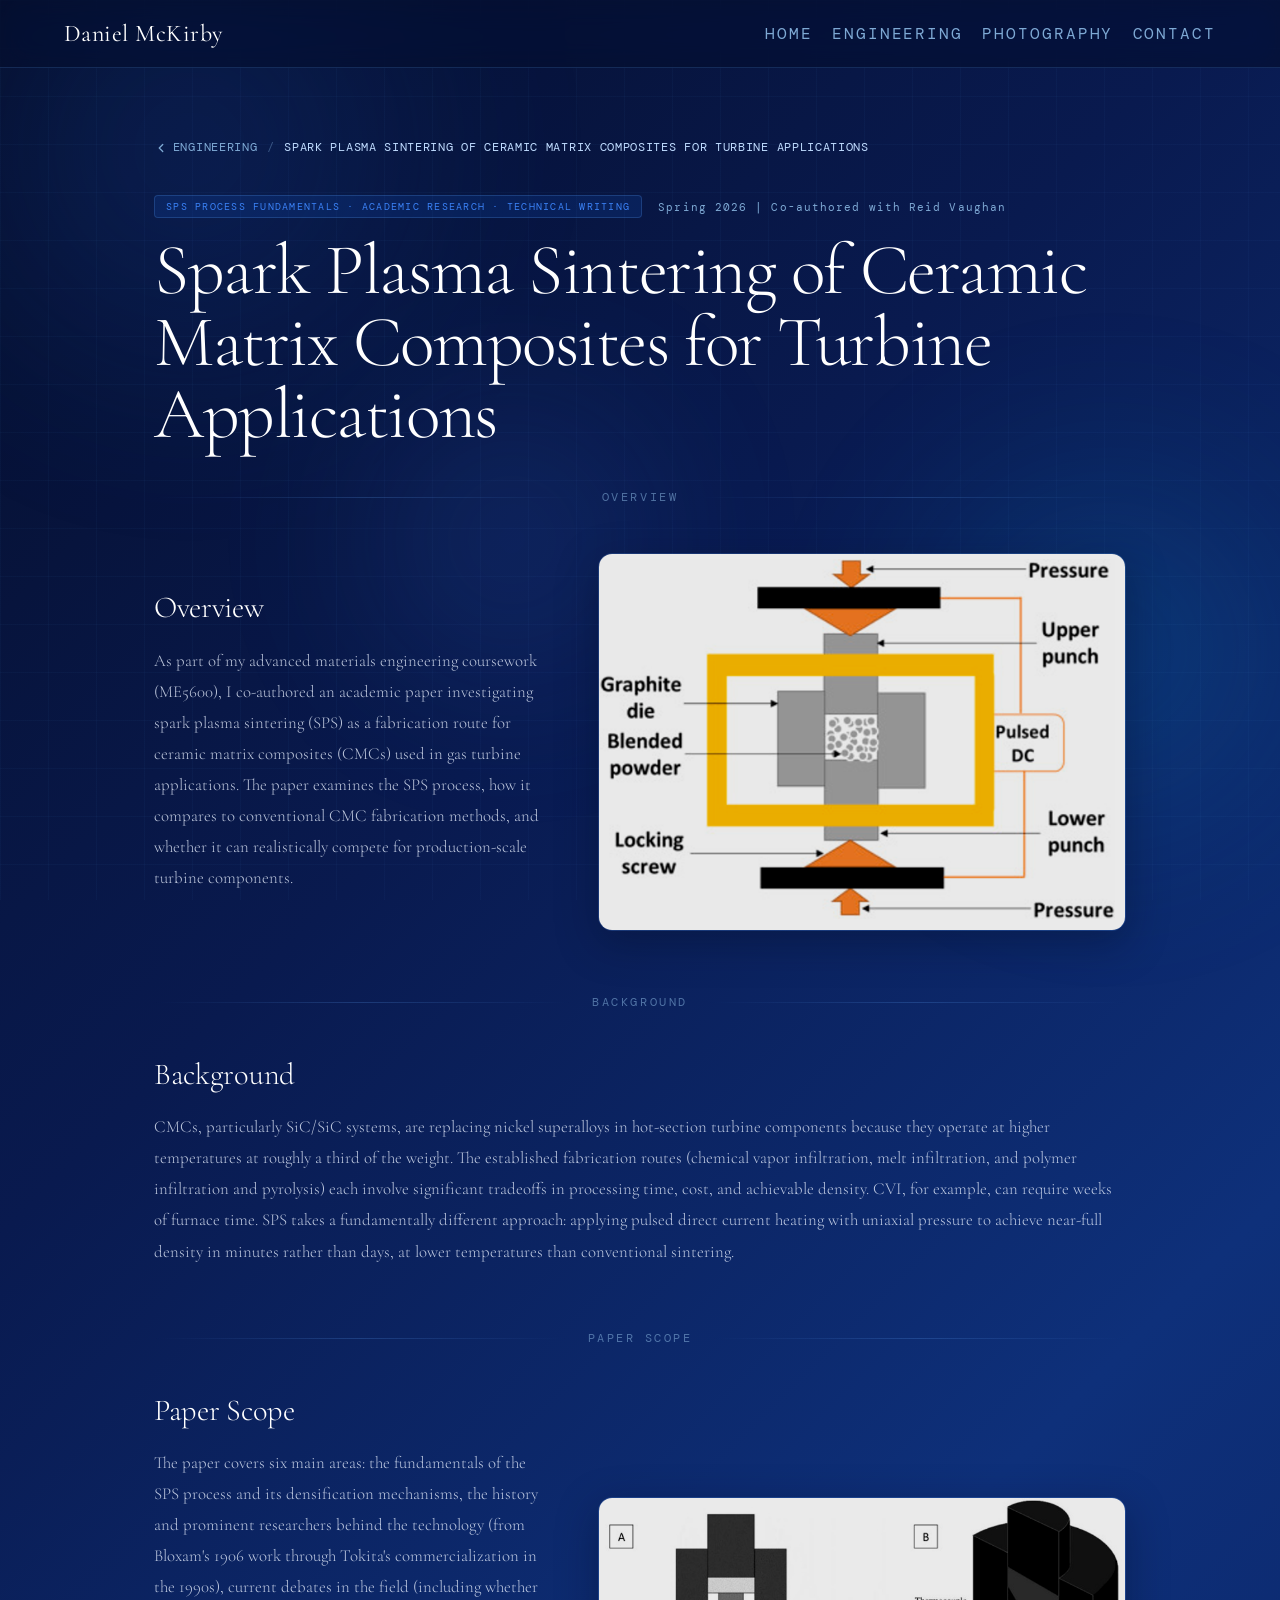
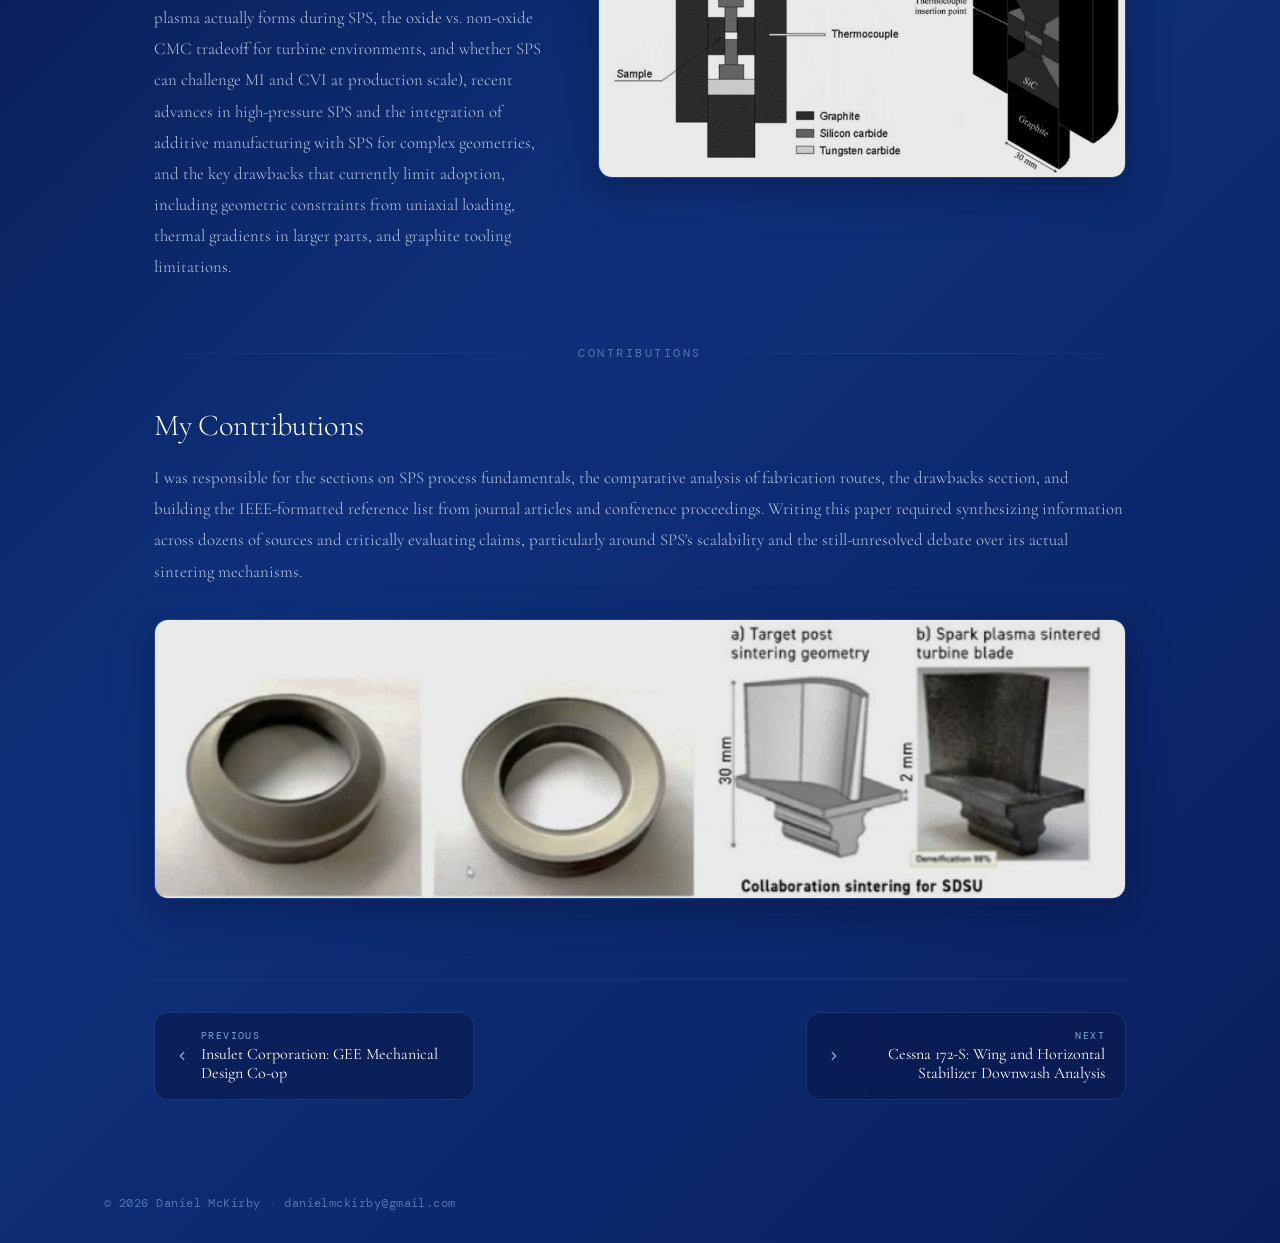
<file: engineering/sps/index.html>
<!DOCTYPE html>
<html lang="en">
<head>
  <meta charset="UTF-8" />
  <meta name="viewport" content="width=device-width, initial-scale=1.0" />
  <title>Spark Plasma Sintering — Daniel McKirby</title>
  <link rel="stylesheet" href="../../style.css" />
  <link rel="stylesheet" href="style.css" />
  <link rel="preconnect" href="https://fonts.googleapis.com" />
  <link rel="preconnect" href="https://fonts.gstatic.com" crossorigin />
  <link href="https://fonts.googleapis.com/css2?family=Cormorant+Garamond:ital,wght@0,300;0,400;0,600;1,300;1,400&family=DM+Mono:wght@300;400;500&display=swap" rel="stylesheet" />
</head>

<!-- ── Contact Modal ── -->
<div id="contact-modal" class="contact-overlay" role="dialog" aria-modal="true" aria-label="Contact">
  <div class="contact-card">
    <span class="tick tick-tl"></span><span class="tick tick-tr"></span>
    <span class="tick tick-bl"></span><span class="tick tick-br"></span>
    <button class="contact-close" onclick="document.getElementById('contact-modal').classList.remove('open')" aria-label="Close">
      <svg viewBox="0 0 12 12" width="12" height="12" fill="none" stroke="currentColor" stroke-width="2" stroke-linecap="round">
        <line x1="1" y1="1" x2="11" y2="11"/><line x1="11" y1="1" x2="1" y2="11"/>
      </svg>
    </button>
    <div class="contact-label">Contact</div>
    <div class="contact-name">Daniel McKirby</div>
    <div class="contact-title-line">Mechanical Engineer</div>
    <div class="contact-divider"></div>
    <div class="contact-row">
      <div class="contact-icon">
        <svg viewBox="0 0 16 16" width="14" height="14" fill="none" stroke="#60a5fa" stroke-width="1.5" stroke-linecap="round" stroke-linejoin="round"><rect x="1" y="3" width="14" height="10" rx="1.5"/><polyline points="1,3 8,9.5 15,3"/></svg>
      </div>
      <a href="mailto:danielmckirby@gmail.com" class="contact-link">danielmckirby@gmail.com</a>
    </div>
    <div class="contact-row">
      <div class="contact-icon">
        <svg viewBox="0 0 16 16" width="14" height="14" fill="none" stroke="#60a5fa" stroke-width="1.5" stroke-linecap="round" stroke-linejoin="round"><rect x="1" y="1" width="14" height="14" rx="2"/><path d="M5 7v5M5 4.5v.01M8 12V8.5c0-1 .7-1.5 1.5-1.5s1.5.5 1.5 1.5V12"/></svg>
      </div>
      <a href="https://linkedin.com/in/dmckirby" class="contact-link">linkedin.com/in/dmckirby</a>
    </div>
    <div class="contact-row">
      <div class="contact-icon">
        <svg viewBox="0 0 24 24" width="16" height="16" fill="none" stroke="#60a5fa" stroke-width="2" stroke-linecap="round" stroke-linejoin="round"><path d="M22 16.92v3a2 2 0 0 1-2.18 2 19.79 19.79 0 0 1-8.63-3.07 19.5 19.5 0 0 1-6-6 19.79 19.79 0 0 1-3.07-8.67 A2 2 0 0 1 4.11 2h3a2 2 0 0 1 2 1.72 12.84 12.84 0 0 0 .7 2.81 2 2 0 0 1-.45 2.11L8.09 9.91 a16 16 0 0 0 6 6l1.27-1.27 a2 2 0 0 1 2.11-.45 12.84 12.84 0 0 0 2.81.7 A2 2 0 0 1 22 16.92z"/></svg>
      </div>
      <a class="contact-link" href="tel:9733695389">(973) 369-5389</a>
    </div>
    <p class="contact-note">I'm currently looking for full-time roles in mechanical and design engineering starting early 2027.</p>
  </div>
</div>

<body>

<header class="site-header">
  <div class="header-inner">
    <a href="/" class="header-name">Daniel McKirby</a>
    <nav class="header-nav">
      <a href="/" class="nav-link">Home</a>
      <a href="/engineering/" class="nav-link">Engineering</a>
      <a href="/photography/" class="nav-link">Photography</a>
      <button class="nav-link" onclick="document.getElementById('contact-modal').classList.add('open')" style="background:none;border:none;cursor:pointer;font-size:inherit;">Contact</button>
    </nav>
  </div>
</header>

<div class="bg-layer" aria-hidden="true">
  <div class="blob blob-1"></div>
  <div class="blob blob-2"></div>
  <div class="blob blob-3"></div>
</div>
<div class="grid-overlay" aria-hidden="true"></div>

<main class="proj-main">

  <!-- ── Breadcrumb ── -->
  <div class="proj-breadcrumb">
    <a href="/engineering/" class="back-crumb">
      <svg viewBox="0 0 16 16" width="14" height="14" fill="none" stroke="currentColor" stroke-width="1.5" stroke-linecap="round" stroke-linejoin="round"><path d="M10 4L6 8l4 4"/></svg>
      Engineering
    </a>
    <span class="crumb-sep">/</span>
    <span class="crumb-current">Spark Plasma Sintering of Ceramic Matrix Composites for Turbine Applications</span>
  </div>

  <!-- ── Page Title ── -->
  <header class="proj-header">
    <div class="proj-header-meta">
      <span class="proj-tag">SPS Process Fundamentals · Academic Research · Technical Writing</span>
      <span class="proj-date">Spring 2026 | Co-authored with Reid Vaughan</span>
    </div>
    <h1 class="proj-title">Spark Plasma Sintering of Ceramic Matrix Composites for Turbine Applications</h1>
  </header>

  <!-- ══════════════════════════════════════════
       1. Overview
  ══════════════════════════════════════════ -->
  <div class="proj-rule"><span class="proj-rule-label">Overview</span></div>

  <section class="proj-section proj-split">
    <div class="proj-split-left">
      <h2 class="proj-section-title">Overview</h2>
      <p class="proj-body">As part of my advanced materials engineering coursework (ME5600), I co-authored an academic paper investigating spark plasma sintering (SPS) as a fabrication route for ceramic matrix composites (CMCs) used in gas turbine applications. The paper examines the SPS process, how it compares to conventional CMC fabrication methods, and whether it can realistically compete for production-scale turbine components.</p>
    </div>
    <div class="proj-split-right">
      <div class="proj-inline-media">
        <img src="media/p1.webp" alt="Issues illustration" />
      </div>
    </div>
  </section>

  <!-- ══════════════════════════════════════════
       2. Background
  ══════════════════════════════════════════ -->
  <div class="proj-rule"><span class="proj-rule-label">Background</span></div>

  <section class="proj-section">
    <h2 class="proj-section-title">Background</h2>
    <p class="proj-body proj-body--wide ">CMCs, particularly SiC/SiC systems, are replacing nickel superalloys in hot-section turbine components because they operate at higher temperatures at roughly a third of the weight. The established fabrication routes (chemical vapor infiltration, melt infiltration, and polymer infiltration and pyrolysis) each involve significant tradeoffs in processing time, cost, and achievable density. CVI, for example, can require weeks of furnace time. SPS takes a fundamentally different approach: applying pulsed direct current heating with uniaxial pressure to achieve near-full density in minutes rather than days, at lower temperatures than conventional sintering.</p>
  </section>

  <!-- ══════════════════════════════════════════
       3. Paper Scope
  ══════════════════════════════════════════ -->
  <div class="proj-rule"><span class="proj-rule-label">Paper Scope</span></div>

  <section class="proj-section proj-split">
    <div class="proj-split-left">
      <h2 class="proj-section-title">Paper Scope</h2>
      <p class="proj-body">The paper covers six main areas: the fundamentals of the SPS process and its densification mechanisms, the history and prominent researchers behind the technology (from Bloxam's 1906 work through Tokita's commercialization in the 1990s), current debates in the field (including whether plasma actually forms during SPS, the oxide vs. non-oxide CMC tradeoff for turbine environments, and whether SPS can challenge MI and CVI at production scale), recent advances in high-pressure SPS and the integration of additive manufacturing with SPS for complex geometries, and the key drawbacks that currently limit adoption, including geometric constraints from uniaxial loading, thermal gradients in larger parts, and graphite tooling limitations.</p>
    </div>
    <div class="proj-split-right">
      <div class="proj-inline-media">
        <img src="media/p2.webp" alt="Issues illustration" />
      </div>
    </div>
  </section>

  <!-- ══════════════════════════════════════════
       4. Contributions
  ══════════════════════════════════════════ -->
  <div class="proj-rule"><span class="proj-rule-label">Contributions</span></div>

  <section class="proj-section">
    <h2 class="proj-section-title">My Contributions</h2>
    <p class="proj-body proj-body--wide ">I was responsible for the sections on SPS process fundamentals, the comparative analysis of fabrication routes, the drawbacks section, and building the IEEE-formatted reference list from journal articles and conference proceedings. Writing this paper required synthesizing information across dozens of sources and critically evaluating claims, particularly around SPS's scalability and the still-unresolved debate over its actual sintering mechanisms.</p>
    
    <!-- Horizontal iteration diagram — one wide image spanning full width -->
    <div class="proj-iter-diagram">
      <img src="media/p3.webp" alt="Iteration progression diagram" />
    </div>
  </section>

  <!-- ── Prev / Next ── -->
  <nav class="proj-nav">
    <a href="../insulet/" class="proj-nav-btn proj-nav-btn--prev">
      <svg viewBox="0 0 16 16" width="14" height="14" fill="none" stroke="currentColor" stroke-width="1.5" stroke-linecap="round" stroke-linejoin="round"><path d="M10 4L6 8l4 4"/></svg>
      <span>
        <span class="proj-nav-label">Previous</span>
        <span class="proj-nav-name">Insulet Corporation: GEE Mechanical Design Co-op</span>
      </span>
    </a>
    <a href="../cessna/" class="proj-nav-btn proj-nav-btn--next">
      <span>
        <span class="proj-nav-label">Next</span>
        <span class="proj-nav-name">Cessna 172-S: Wing and Horizontal Stabilizer Downwash Analysis</span>
      </span>
      <svg viewBox="0 0 16 16" width="14" height="14" fill="none" stroke="currentColor" stroke-width="1.5" stroke-linecap="round" stroke-linejoin="round"><path d="M6 4l4 4-4 4"/></svg>
    </a>
  </nav>

</main>

<footer class="site-footer">
  <span>© 2026 Daniel McKirby</span>
  <span class="sep">·</span>
  <a href="mailto:danielmckirby@gmail.com">danielmckirby@gmail.com</a>
</footer>

<script>
  const modal = document.getElementById('contact-modal');
  modal.addEventListener('click', e => { if (e.target === modal) modal.classList.remove('open'); });
  document.addEventListener('keydown', e => { if (e.key === 'Escape') modal.classList.remove('open'); });
</script>

</body>
</html>
</file>
<file: style.css>
/* ============================================================
   CSS Custom Properties
   ============================================================ */
:root {
  --blue-deep:    #050e2b;
  --blue-mid:     #0a2260;
  --blue-bright:  #1553c7;
  --blue-accent:  #3b82f6;
  --blue-glow:    #60a5fa;
  --blue-pale:    #bfdbfe;
  --text-primary: #e8f0ff;
  --text-muted:   #7ea9d4;
  --card-bg:      rgba(8, 22, 70, 0.55);
  --card-border:  rgba(96, 165, 250, 0.18);
  --radius-card:  20px;
  --radius-btn:   12px;
  --font-display: 'Cormorant Garamond', Georgia, serif;
  --font-mono:    'DM Mono', 'Courier New', monospace;
  --transition:   0.25s cubic-bezier(0.4, 0, 0.2, 1);
  --page-gutter:  clamp(1.5rem, 5vw, 5rem);
}

/* ============================================================
   Reset & Base
   ============================================================ */
*, *::before, *::after {
  box-sizing: border-box;
  margin: 0;
  padding: 0;
}

html {
  font-size: 16px;
  -webkit-font-smoothing: antialiased;
  scroll-behavior: smooth;
}

/* ============================================================
   Contact Modal
   ============================================================ */
.contact-overlay {
  position: fixed;
  inset: 0;
  z-index: 200;
  background: rgba(5, 14, 43, 0.72);
  backdrop-filter: blur(6px);
  -webkit-backdrop-filter: blur(6px);
  display: flex;
  align-items: center;
  justify-content: center;
  padding: var(--page-gutter);
  opacity: 0;
  pointer-events: none;
  transition: opacity var(--transition);
}

.contact-overlay.open {
  opacity: 1;
  pointer-events: all;
}

.contact-overlay.open .contact-card {
  transform: translateY(0) scale(1);
  opacity: 1;
}

.contact-card {
  position: relative;
  background: rgba(8, 22, 70, 0.88);
  border: 1px solid var(--card-border);
  border-radius: var(--radius-card);
  padding: 2.5rem 2.75rem;
  max-width: 420px;
  width: 100%;
  backdrop-filter: blur(20px) saturate(1.3);
  -webkit-backdrop-filter: blur(20px) saturate(1.3);
  box-shadow:
    0 0 0 1px rgba(255,255,255,0.04) inset,
    0 32px 80px rgba(5, 14, 43, 0.65);
  opacity: 0;
  transform: translateY(16px) scale(0.97);
  transition:
    transform 0.35s cubic-bezier(0.22, 1, 0.36, 1),
    opacity 0.35s cubic-bezier(0.22, 1, 0.36, 1);
}

.contact-close {
  position: absolute;
  top: 1.1rem;
  right: 1.25rem;
  background: rgba(96, 165, 250, 0.08);
  border: 1px solid var(--card-border);
  border-radius: 8px;
  width: 28px;
  height: 28px;
  display: flex;
  align-items: center;
  justify-content: center;
  color: var(--text-muted);
  cursor: pointer;
  transition: background var(--transition), color var(--transition);
}

.contact-close:hover {
  background: rgba(96, 165, 250, 0.18);
  color: #fff;
}

.contact-label {
  font-family: var(--font-mono);
  font-size: 0.85rem;
  letter-spacing: 0.2em;
  text-transform: uppercase;
  color: var(--blue-accent);
  display: flex;
  align-items: center;
  gap: 0.6rem;
  margin-bottom: 1.25rem;
}

.contact-label::before {
  content: '';
  display: block;
  width: 24px;
  height: 1px;
  background: var(--blue-accent);
  opacity: 0.7;
}

.contact-name {
  font-family: var(--font-display);
  font-size: 2rem;
  font-weight: 300;
  color: #fff;
  letter-spacing: -0.01em;
  line-height: 1;
  margin-bottom: 0.35rem;
}

.contact-title-line {
  font-family: var(--font-mono);
  font-size: 0.95rem;
  letter-spacing: 0.1em;
  text-transform: uppercase;
  color: var(--text-muted);
  margin-bottom: 2rem;
}

.contact-divider {
  height: 1px;
  background: linear-gradient(90deg, rgba(96, 165, 250, 0.25), transparent);
  margin-bottom: 1.5rem;
}

.contact-row {
  display: flex;
  align-items: center;
  gap: 0.85rem;
  margin-bottom: 1rem;
}

.contact-row:last-child { margin-bottom: 0; }

.contact-icon {
  width: 32px;
  height: 32px;
  border-radius: 8px;
  background: rgba(59, 130, 246, 0.1);
  border: 1px solid var(--card-border);
  display: flex;
  align-items: center;
  justify-content: center;
  flex-shrink: 0;
}

.contact-link {
  font-family: var(--font-mono);
  font-size: 0.8rem;
  color: var(--blue-pale);
  text-decoration: none;
  transition: color var(--transition);
}

.contact-link:hover { color: #fff; }

.contact-muted {
  font-family: var(--font-mono);
  font-size: 0.75rem;
  color: var(--text-muted);
}

body {
  min-height: 100dvh;
  background: linear-gradient(
    135deg,
    var(--blue-deep)   0%,
    #091a4f            30%,
    #0e307a            60%,
    #0a1f5e           100%
  );
  color: var(--text-primary);
  font-family: var(--font-mono);
  position: relative;
  overflow-x: hidden;
}

/* ============================================================
   Animated Background Blobs
   ============================================================ */
.bg-layer {
  position: fixed;
  inset: 0;
  pointer-events: none;
  z-index: 0;
}

.blob {
  position: absolute;
  border-radius: 50%;
  filter: blur(90px);
  opacity: 0.22;
  animation: drift 18s ease-in-out infinite alternate;
}

.blob-1 {
  width: 620px; height: 620px;
  background: radial-gradient(circle, #1e5fd4, transparent 70%);
  top: -160px; left: -120px;
  animation-duration: 20s;
}

.blob-2 {
  width: 500px; height: 500px;
  background: radial-gradient(circle, #0ea5e9, transparent 70%);
  bottom: 0; right: -80px;
  animation-duration: 24s;
  animation-delay: -8s;
}

.blob-3 {
  width: 380px; height: 380px;
  background: radial-gradient(circle, #3b82f6, transparent 70%);
  top: 60%; left: 40%;
  transform: translate(-50%, -50%);
  animation-duration: 16s;
  animation-delay: -4s;
}

@keyframes drift {
  0%   { transform: translate(0, 0) scale(1); }
  50%  { transform: translate(40px, 30px) scale(1.08); }
  100% { transform: translate(-20px, 50px) scale(0.95); }
}

/* ============================================================
   Blueprint Grid Overlay
   ============================================================ */
.grid-overlay {
  position: fixed;
  inset: 0;
  z-index: 0;
  pointer-events: none;
  background-image:
    linear-gradient(rgba(96, 165, 250, 0.04) 1px, transparent 1px),
    linear-gradient(90deg, rgba(96, 165, 250, 0.04) 1px, transparent 1px);
  background-size: 48px 48px;
}

/* ============================================================
   Shared Buttons
   ============================================================ */
.btn {
  display: inline-flex;
  align-items: center;
  gap: 0.55rem;
  padding: 0.75rem 1.6rem;
  border-radius: var(--radius-btn);
  font-family: var(--font-mono);
  font-size: 0.82rem;
  font-weight: 500;
  letter-spacing: 0.05em;
  text-decoration: none;
  text-transform: uppercase;
  cursor: pointer;
  transition:
    background var(--transition),
    box-shadow var(--transition),
    transform var(--transition),
    border-color var(--transition),
    color var(--transition);
}

.btn:active { transform: scale(0.97); }

.btn-primary {
  background: linear-gradient(135deg, var(--blue-bright), #1d6ae8);
  color: #fff;
  border: 1px solid rgba(255,255,255,0.15);
  box-shadow:
    0 4px 20px rgba(21, 83, 199, 0.5),
    0 1px 0 rgba(255,255,255,0.12) inset;
}

.btn-primary:hover {
  background: linear-gradient(135deg, #1a61d4, #2878f5);
  box-shadow: 0 6px 28px rgba(21, 83, 199, 0.65), 0 1px 0 rgba(255,255,255,0.15) inset;
  transform: translateY(-2px);
}

.btn-ghost {
  background: rgba(96, 165, 250, 0.08);
  color: var(--blue-pale);
  border: 1px solid var(--card-border);
}

.btn-ghost:hover {
  background: rgba(96, 165, 250, 0.18);
  border-color: rgba(96, 165, 250, 0.45);
  color: #fff;
  transform: translateY(-2px);
}

.btn-icon {
  width: 16px;
  height: 16px;
  flex-shrink: 0;
}

.btn-sm {
  padding: 0.45rem 1rem;
  font-size: 0.75rem;
}

/* ============================================================
   CTA Group
   ============================================================ */
.cta-group {
  display: flex;
  gap: 1rem;
  flex-wrap: wrap;
}

/* ============================================================
   Header
   ============================================================ */
.site-header {
  position: sticky;
  top: 0;
  z-index: 100;

  background: rgba(5, 14, 43, 0.65);
  backdrop-filter: blur(14px) saturate(1.3);
  -webkit-backdrop-filter: blur(14px) saturate(1.3);

  border-bottom: 1px solid var(--card-border);
}

/* Inner layout */
.header-inner {
  max-width: 1800px;
  margin: 0 auto;
  padding: 1.2rem var(--page-gutter);

  display: flex;
  align-items: center;
  justify-content: space-between;
}

/* Name (left) */
.header-name {
  font-family: var(--font-display);
  font-size: 1.5rem;
  color: #fff;
  text-decoration: none;
  letter-spacing: 0.02em;
}

/* Nav (right) */
.header-nav {
  display: flex;
  gap: 1.2rem;
}

/* Links */
.nav-link {
  font-family: var(--font-mono);
  font-size: 1rem;
  letter-spacing: 0.12em;
  text-transform: uppercase;
  color: var(--text-muted);
  text-decoration: none;
  position: relative;
  transition: color var(--transition);
}

/* Hover effect */
.nav-link::after {
  content: '';
  position: absolute;
  left: 0;
  bottom: -4px;
  width: 100%;
  height: 1px;
  background: var(--blue-accent);
  transform: scaleX(0);
  transform-origin: left;
  transition: transform var(--transition);
}

.nav-link:hover {
  color: #fff;
}

.nav-link:hover::after {
  transform: scaleX(1);
}

/* ============================================================
   HERO SECTION
   ============================================================ */
.hero {
  position: relative;
  z-index: 1;
  display: grid;
  grid-template-columns: 1fr auto;
  align-items: center;
  gap: clamp(2rem, 6vw, 6rem);
  min-height: 100dvh;
  padding: clamp(3rem, 8vh, 6rem) var(--page-gutter);
  max-width: 1200px;
  margin: 0 auto;
}

/* Left column */
.hero-content {
  display: flex;
  flex-direction: column;
  gap: 1.5rem;
  animation: rise 0.8s cubic-bezier(0.22, 1, 0.36, 1) both;
}

.hero-label {
  font-family: var(--font-mono);
  font-size: 1rem;
  font-weight: 400;
  letter-spacing: 0.18em;
  text-transform: uppercase;
  color: var(--blue-accent);
  display: flex;
  align-items: center;
  gap: 0.75rem;
}

.hero-label::before {
  content: '';
  display: block;
  width: 32px;
  height: 1px;
  background: var(--blue-accent);
  opacity: 0.7;
}

.hero-name {
  font-family: var(--font-display);
  font-size: clamp(3.5rem, 9vw, 7rem);
  font-weight: 300;
  line-height: 0.95;
  color: #fff;
  letter-spacing: -0.02em;
}

.hero-name em {
  font-style: italic;
  font-weight: 300;
  color: var(--blue-pale);
}

.hero-sub {
  font-family: var(--font-mono);
  font-size: 1rem;
  font-weight: 300;
  letter-spacing: 0.08em;
  color: var(--text-muted);
  text-transform: uppercase;
}

.hero-bio {
  font-family: var(--font-display);
  font-size: clamp(1.05rem, 2vw, 1.2rem);
  font-weight: 300;
  line-height: 1.75;
  color: rgba(232, 240, 255, 0.8);
  max-width: 52ch;
}

/* Right column — photo */
.hero-photo-wrap {
  display: flex;
  flex-direction: column;
  align-items: center;
  gap: 0.75rem;
  animation: rise 0.8s cubic-bezier(0.22, 1, 0.36, 1) 0.12s both;
  flex-shrink: 0;
}

.hero-photo-frame {
  position: relative;
  width: clamp(24rem, 28rem, 34rem);
  aspect-ratio: 3 / 4;
}

/* Engineering tick marks at corners */
.tick {
  position: absolute;
  display: block;
  width: 14px;
  height: 14px;
  border-color: rgba(96, 165, 250, 0.55);
  border-style: solid;
  z-index: 2;
}

.tick-tl { top: -6px;  left: -6px;  border-width: 1.5px 0 0 1.5px; }
.tick-tr { top: -6px;  right: -6px; border-width: 1.5px 1.5px 0 0; }
.tick-bl { bottom: -6px; left: -6px;  border-width: 0 0 1.5px 1.5px; }
.tick-br { bottom: -6px; right: -6px; border-width: 0 1.5px 1.5px 0; }

.hero-photo {
  width: 100%;
  height: 100%;
  object-fit: cover;
  display: block;
  border-radius: 4px;
  border: 1px solid var(--card-border);
  box-shadow:
    0 0 0 1px rgba(255,255,255,0.04) inset,
    0 32px 80px rgba(5, 14, 43, 0.6),
    0 0 60px rgba(59, 130, 246, 0.1);
  filter: brightness(0.92) contrast(1.05);
}

.photo-label {
  font-family: var(--font-mono);
  font-size: 0.65rem;
  letter-spacing: 0.1em;
  color: var(--text-muted);
  opacity: 0.6;
  text-transform: uppercase;
}

/* ============================================================
   Section Rule / Divider
   ============================================================ */
.section-rule {
  position: relative;
  z-index: 1;
  display: flex;
  align-items: center;
  gap: 1.25rem;
  padding: 0 var(--page-gutter);
  max-width: 1200px;
  margin: 0 auto 3rem;
}

.section-rule::before,
.section-rule::after {
  content: '';
  flex: 1;
  height: 1px;
  background: linear-gradient(90deg, transparent, rgba(96, 165, 250, 0.25), transparent);
}

.rule-label {
  font-family: var(--font-mono);
  font-size: 0.85rem;
  letter-spacing: 0.22em;
  color: var(--text-muted);
  opacity: 0.7;
  white-space: nowrap;
}

/* ============================================================
   PROJECTS SECTION
   ============================================================ */
.projects {
  position: relative;
  z-index: 1;
  display: grid;
  grid-template-columns: repeat(auto-fill, minmax(300px, 1fr));
  gap: 1.5rem;
  padding: 0 var(--page-gutter) 5rem;
  max-width: 1200px;
  margin: 0 auto;
}

.project-card {
  background: var(--card-bg);
  border: 1px solid var(--card-border);
  border-radius: var(--radius-card);
  backdrop-filter: blur(16px) saturate(1.3);
  -webkit-backdrop-filter: blur(16px) saturate(1.3);
  overflow: hidden;
  display: flex;
  flex-direction: column;
  box-shadow: 0 16px 48px rgba(5, 14, 43, 0.45);
  transition: transform var(--transition), box-shadow var(--transition), border-color var(--transition);
  animation: rise 0.7s cubic-bezier(0.22, 1, 0.36, 1) both;
}

.project-card:nth-child(1) { animation-delay: 0.05s; }
.project-card:nth-child(2) { animation-delay: 0.12s; }
.project-card:nth-child(3) { animation-delay: 0.19s; }

.project-card:hover {
  transform: translateY(-5px);
  box-shadow: 0 24px 64px rgba(5, 14, 43, 0.55), 0 0 0 1px rgba(96, 165, 250, 0.22);
  border-color: rgba(96, 165, 250, 0.3);
}

.project-img-wrap {
  position: relative;
  overflow: hidden;
  aspect-ratio: 16 / 9;
  background: var(--blue-mid);
}

.project-img {
  width: 100%;
  height: 100%;
  object-fit: cover;
  display: block;
  transition: transform 0.4s cubic-bezier(0.4, 0, 0.2, 1);
  filter: brightness(0.88) saturate(0.85);
}

.project-card:hover .project-img {
  transform: scale(1.04);
  filter: brightness(0.95) saturate(1);
}

.project-num {
  position: absolute;
  top: 0.75rem;
  right: 0.9rem;
  font-family: var(--font-mono);
  font-size: 0.65rem;
  letter-spacing: 0.12em;
  color: rgba(191, 219, 254, 0.5);
}

.project-body {
  padding: 1.4rem 1.5rem 1.6rem;
  display: flex;
  flex-direction: column;
  gap: 0.55rem;
  flex: 1;
}

.project-tag {
  font-family: var(--font-mono);
  font-size: 0.65rem;
  letter-spacing: 0.14em;
  text-transform: uppercase;
  color: var(--blue-accent);
}

.project-title {
  font-family: var(--font-display);
  font-size: 1.35rem;
  font-weight: 400;
  letter-spacing: -0.01em;
  color: #fff;
  line-height: 1.2;
}

.project-desc {
  font-family: var(--font-mono);
  font-size: 0.8rem;
  font-weight: 300;
  line-height: 1.75;
  color: var(--text-muted);
  flex: 1;
  margin-top: 0.25rem;
}

.project-link {
  display: inline-flex;
  align-items: center;
  gap: 0.4rem;
  margin-top: 0.75rem;
  font-family: var(--font-mono);
  font-size: 0.72rem;
  font-weight: 500;
  letter-spacing: 0.07em;
  text-transform: uppercase;
  color: var(--blue-glow);
  text-decoration: none;
  transition: gap var(--transition), color var(--transition);
}

.project-link svg {
  width: 14px; height: 14px;
  transition: transform var(--transition);
}

.project-link:hover {
  color: #fff;
  gap: 0.65rem;
}

.project-link:hover svg {
  transform: translateX(3px);
}

/* ============================================================
   Footer
   ============================================================ */
.site-footer {
  position: relative;
  z-index: 1;
  padding: 0 var(--page-gutter) 2rem;
  max-width: 1200px;
  margin: 0 auto;
  font-family: var(--font-mono);
  font-size: 0.72rem;
  color: var(--text-muted);
  opacity: 0.6;
  letter-spacing: 0.04em;
  display: flex;
  align-items: center;
  gap: 0.5rem;
}

.site-footer a {
  color: inherit;
  text-decoration: none;
  transition: color var(--transition);
}

.site-footer a:hover { color: var(--blue-pale); opacity: 1; }
.sep { opacity: 0.4; }

/* ============================================================
   Entrance animation (shared)
   ============================================================ */
@keyframes rise {
  from { opacity: 0; transform: translateY(24px); }
  to   { opacity: 1; transform: translateY(0); }
}

/* ============================================================
   RESUME PAGE
   ============================================================ */
.page-resume {
  display: flex;
  flex-direction: column;
  align-items: stretch;
  padding: 0;
}

.topbar {
  position: fixed;
  top: 0; left: 0; right: 0;
  z-index: 100;
  height: 56px;
  display: flex;
  align-items: center;
  justify-content: space-between;
  padding: 0 1.5rem;
  background: rgba(5, 14, 43, 0.72);
  backdrop-filter: blur(16px) saturate(1.4);
  -webkit-backdrop-filter: blur(16px) saturate(1.4);
  border-bottom: 1px solid var(--card-border);
}

.back-link {
  display: inline-flex;
  align-items: center;
  gap: 0.4rem;
  font-family: var(--font-mono);
  font-size: 0.78rem;
  font-weight: 400;
  letter-spacing: 0.05em;
  text-transform: uppercase;
  color: var(--text-muted);
  text-decoration: none;
  transition: color var(--transition);
}

.back-link svg { width: 18px; height: 18px; }
.back-link:hover { color: var(--blue-pale); }

.topbar-title {
  font-family: var(--font-display);
  font-size: 1.05rem;
  color: #fff;
  letter-spacing: 0.01em;
}

.viewer-card {
  position: relative;
  z-index: 1;
  margin-top: 56px;
  width: 100%;
  height: calc(100dvh - 56px);
  display: flex;
  flex-direction: column;
  padding: 1.25rem;
}

.pdf-frame {
  flex: 1;
  width: 100%;
  border: 1px solid var(--card-border);
  border-radius: var(--radius-card);
  background: rgba(8, 22, 70, 0.45);
  backdrop-filter: blur(12px);
  -webkit-backdrop-filter: blur(12px);
  box-shadow:
    0 0 0 1px rgba(255,255,255,0.04) inset,
    0 24px 80px rgba(5, 14, 43, 0.5);
  display: block;
  animation: rise 0.55s cubic-bezier(0.22, 1, 0.36, 1) both;
}

.pdf-fallback {
  display: flex;
  flex-direction: column;
  align-items: center;
  justify-content: center;
  height: 100%;
  gap: 1rem;
  font-family: var(--font-mono);
  font-size: 0.85rem;
  color: var(--text-muted);
}

.page-resume .site-footer {
  padding-bottom: 0.75rem;
}

/* ── Contact card note ── */
.contact-note {
  font-family: var(--font-mono);
  font-size: 0.72rem;
  line-height: 1.7;
  color: var(--text-muted);
  margin-top: 1.25rem;
  padding-top: 1rem;
  border-top: 1px solid rgba(96,165,250,0.12);
  font-style: italic;
}

/* ============================================================
   Responsive
   ============================================================ */
@media (max-width: 768px) {
  .hero {
    grid-template-columns: 1fr;
    grid-template-rows: auto auto;
    min-height: unset;
    padding-top: 4rem;
    padding-bottom: 3rem;
    gap: 2.5rem;
  }

  .hero-photo-wrap {
    order: -1;
    align-items: flex-start;
  }

  .hero-photo-frame {
    width: clamp(140px, 40vw, 200px);
  }

  .cta-group {
    flex-direction: column;
  }

  .btn {
    justify-content: center;
  }

  .projects {
    grid-template-columns: 1fr;
  }

  .topbar { padding: 0 1rem; }
  .topbar-title { font-size: 0.9rem; }
  .viewer-card { padding: 0.75rem; }
  .pdf-frame { border-radius: 14px; }
}
</file>
<file: engineering/style.css>
/* ============================================================
   CSS Custom Properties
   ============================================================ */
:root {
  --blue-deep:    #050e2b;
  --blue-mid:     #0a2260;
  --blue-bright:  #1553c7;
  --blue-accent:  #3b82f6;
  --blue-glow:    #60a5fa;
  --blue-pale:    #bfdbfe;
  --text-primary: #e8f0ff;
  --text-muted:   #7ea9d4;
  --card-bg:      rgba(8, 22, 70, 0.55);
  --card-border:  rgba(96, 165, 250, 0.18);
  --radius-card:  20px;
  --radius-btn:   12px;
  --font-display: 'Cormorant Garamond', Georgia, serif;
  --font-mono:    'DM Mono', 'Courier New', monospace;
  --transition:   0.25s cubic-bezier(0.4, 0, 0.2, 1);
  --page-gutter:  clamp(1.5rem, 5vw, 5rem);
}

/* ============================================================
   Reset & Base
   ============================================================ */
*, *::before, *::after {
  box-sizing: border-box;
  margin: 0;
  padding: 0;
}

html {
  font-size: 16px;
  -webkit-font-smoothing: antialiased;
  scroll-behavior: smooth;
}

body {
  min-height: 100dvh;
  background: linear-gradient(
    135deg,
    var(--blue-deep)   0%,
    #091a4f            30%,
    #0e307a            60%,
    #0a1f5e           100%
  );
  color: var(--text-primary);
  font-family: var(--font-mono);
  position: relative;
  overflow-x: hidden;
}

/* ============================================================
   Contact Modal
   ============================================================ */
.contact-overlay {
  position: fixed;
  inset: 0;
  z-index: 200;
  background: rgba(5, 14, 43, 0.72);
  backdrop-filter: blur(6px);
  -webkit-backdrop-filter: blur(6px);
  display: flex;
  align-items: center;
  justify-content: center;
  padding: var(--page-gutter);
  opacity: 0;
  pointer-events: none;
  transition: opacity var(--transition);
}

.contact-overlay.open {
  opacity: 1;
  pointer-events: all;
}

.contact-overlay.open .contact-card {
  transform: translateY(0) scale(1);
  opacity: 1;
}

.contact-card {
  position: relative;
  background: rgba(8, 22, 70, 0.88);
  border: 1px solid var(--card-border);
  border-radius: var(--radius-card);
  padding: 2.5rem 2.75rem;
  max-width: 420px;
  width: 100%;
  backdrop-filter: blur(20px) saturate(1.3);
  -webkit-backdrop-filter: blur(20px) saturate(1.3);
  box-shadow:
    0 0 0 1px rgba(255,255,255,0.04) inset,
    0 32px 80px rgba(5, 14, 43, 0.65);
  opacity: 0;
  transform: translateY(16px) scale(0.97);
  transition:
    transform 0.35s cubic-bezier(0.22, 1, 0.36, 1),
    opacity 0.35s cubic-bezier(0.22, 1, 0.36, 1);
}

.contact-close {
  position: absolute;
  top: 1.1rem;
  right: 1.25rem;
  background: rgba(96, 165, 250, 0.08);
  border: 1px solid var(--card-border);
  border-radius: 8px;
  width: 28px;
  height: 28px;
  display: flex;
  align-items: center;
  justify-content: center;
  color: var(--text-muted);
  cursor: pointer;
  transition: background var(--transition), color var(--transition);
}

.contact-close:hover {
  background: rgba(96, 165, 250, 0.18);
  color: #fff;
}

.contact-label {
  font-family: var(--font-mono);
  font-size: 0.85rem;
  letter-spacing: 0.2em;
  text-transform: uppercase;
  color: var(--blue-accent);
  display: flex;
  align-items: center;
  gap: 0.6rem;
  margin-bottom: 1.25rem;
}

.contact-label::before {
  content: '';
  display: block;
  width: 24px;
  height: 1px;
  background: var(--blue-accent);
  opacity: 0.7;
}

.contact-name {
  font-family: var(--font-display);
  font-size: 2rem;
  font-weight: 300;
  color: #fff;
  letter-spacing: -0.01em;
  line-height: 1;
  margin-bottom: 0.35rem;
}

.contact-title-line {
  font-family: var(--font-mono);
  font-size: 0.95rem;
  letter-spacing: 0.1em;
  text-transform: uppercase;
  color: var(--text-muted);
  margin-bottom: 2rem;
}

.contact-divider {
  height: 1px;
  background: linear-gradient(90deg, rgba(96, 165, 250, 0.25), transparent);
  margin-bottom: 1.5rem;
}

.contact-row {
  display: flex;
  align-items: center;
  gap: 0.85rem;
  margin-bottom: 1rem;
}

.contact-row:last-child { margin-bottom: 0; }

.contact-icon {
  width: 32px;
  height: 32px;
  border-radius: 8px;
  background: rgba(59, 130, 246, 0.1);
  border: 1px solid var(--card-border);
  display: flex;
  align-items: center;
  justify-content: center;
  flex-shrink: 0;
}

.contact-link {
  font-family: var(--font-mono);
  font-size: 0.8rem;
  color: var(--blue-pale);
  text-decoration: none;
  transition: color var(--transition);
}

.contact-link:hover { color: #fff; }

.contact-muted {
  font-family: var(--font-mono);
  font-size: 0.75rem;
  color: var(--text-muted);
}

body {
  min-height: 100dvh;
  background: linear-gradient(
    135deg,
    var(--blue-deep)   0%,
    #091a4f            30%,
    #0e307a            60%,
    #0a1f5e           100%
  );
  color: var(--text-primary);
  font-family: var(--font-mono);
  position: relative;
  overflow-x: hidden;
}

/* ============================================================
   Animated Background Blobs
   ============================================================ */
.bg-layer {
  position: fixed;
  inset: 0;
  pointer-events: none;
  z-index: 0;
}

.blob {
  position: absolute;
  border-radius: 50%;
  filter: blur(90px);
  opacity: 0.22;
  animation: drift 18s ease-in-out infinite alternate;
}

.blob-1 {
  width: 620px; height: 620px;
  background: radial-gradient(circle, #1e5fd4, transparent 70%);
  top: -160px; left: -120px;
  animation-duration: 20s;
}

.blob-2 {
  width: 500px; height: 500px;
  background: radial-gradient(circle, #0ea5e9, transparent 70%);
  bottom: 0; right: -80px;
  animation-duration: 24s;
  animation-delay: -8s;
}

.blob-3 {
  width: 380px; height: 380px;
  background: radial-gradient(circle, #3b82f6, transparent 70%);
  top: 60%; left: 40%;
  transform: translate(-50%, -50%);
  animation-duration: 16s;
  animation-delay: -4s;
}

@keyframes drift {
  0%   { transform: translate(0, 0) scale(1); }
  50%  { transform: translate(40px, 30px) scale(1.08); }
  100% { transform: translate(-20px, 50px) scale(0.95); }
}

/* ============================================================
   Blueprint Grid Overlay
   ============================================================ */
.grid-overlay {
  position: fixed;
  inset: 0;
  z-index: 0;
  pointer-events: none;
  background-image:
    linear-gradient(rgba(96, 165, 250, 0.04) 1px, transparent 1px),
    linear-gradient(90deg, rgba(96, 165, 250, 0.04) 1px, transparent 1px);
  background-size: 48px 48px;
}

/* ============================================================
   Shared Buttons
   ============================================================ */
.btn {
  display: inline-flex;
  align-items: center;
  gap: 0.55rem;
  padding: 0.75rem 1.6rem;
  border-radius: var(--radius-btn);
  font-family: var(--font-mono);
  font-size: 0.82rem;
  font-weight: 500;
  letter-spacing: 0.05em;
  text-decoration: none;
  text-transform: uppercase;
  cursor: pointer;
  transition:
    background var(--transition),
    box-shadow var(--transition),
    transform var(--transition),
    border-color var(--transition),
    color var(--transition);
}

.btn:active { transform: scale(0.97); }

.btn-primary {
  background: linear-gradient(135deg, var(--blue-bright), #1d6ae8);
  color: #fff;
  border: 1px solid rgba(255,255,255,0.15);
  box-shadow:
    0 4px 20px rgba(21, 83, 199, 0.5),
    0 1px 0 rgba(255,255,255,0.12) inset;
}

.btn-primary:hover {
  background: linear-gradient(135deg, #1a61d4, #2878f5);
  box-shadow: 0 6px 28px rgba(21, 83, 199, 0.65), 0 1px 0 rgba(255,255,255,0.15) inset;
  transform: translateY(-2px);
}

.btn-ghost {
  background: rgba(96, 165, 250, 0.08);
  color: var(--blue-pale);
  border: 1px solid var(--card-border);
}

.btn-ghost:hover {
  background: rgba(96, 165, 250, 0.18);
  border-color: rgba(96, 165, 250, 0.45);
  color: #fff;
  transform: translateY(-2px);
}

.btn-icon {
  width: 16px;
  height: 16px;
  flex-shrink: 0;
}

.btn-sm {
  padding: 0.45rem 1rem;
  font-size: 0.75rem;
}

/* ============================================================
   CTA Group
   ============================================================ */
.cta-group {
  display: flex;
  gap: 1rem;
  flex-wrap: wrap;
}

/* ============================================================
   Header
   ============================================================ */
.site-header {
  position: sticky;
  top: 0;
  z-index: 100;

  background: rgba(5, 14, 43, 0.65);
  backdrop-filter: blur(14px) saturate(1.3);
  -webkit-backdrop-filter: blur(14px) saturate(1.3);

  border-bottom: 1px solid var(--card-border);
}

/* Inner layout */
.header-inner {
  max-width: 1800px;
  margin: 0 auto;
  padding: 1.2rem var(--page-gutter);

  display: flex;
  align-items: center;
  justify-content: space-between;
}

/* Name (left) */
.header-name {
  font-family: var(--font-display);
  font-size: 1.5rem;
  color: #fff;
  text-decoration: none;
  letter-spacing: 0.02em;
}

/* Nav (right) */
.header-nav {
  display: flex;
  gap: 1.2rem;
}

/* Links */
.nav-link {
  font-family: var(--font-mono);
  font-size: 1rem;
  letter-spacing: 0.12em;
  text-transform: uppercase;
  color: var(--text-muted);
  text-decoration: none;
  position: relative;
  transition: color var(--transition);
}

/* Hover effect */
.nav-link::after {
  content: '';
  position: absolute;
  left: 0;
  bottom: -4px;
  width: 100%;
  height: 1px;
  background: var(--blue-accent);
  transform: scaleX(0);
  transform-origin: left;
  transition: transform var(--transition);
}

.nav-link:hover {
  color: #fff;
}

.nav-link:hover::after {
  transform: scaleX(1);
}

/* ============================================================
   HERO SECTION
   ============================================================ */
.hero {
  position: relative;
  z-index: 1;
  display: grid;
  grid-template-columns: 1fr auto;
  align-items: center;
  gap: clamp(2rem, 6vw, 6rem);
  min-height: 100dvh;
  padding: clamp(3rem, 8vh, 6rem) var(--page-gutter);
  max-width: 1200px;
  margin: 0 auto;
}

/* Left column */
.hero-content {
  display: flex;
  flex-direction: column;
  gap: 1.5rem;
  animation: rise 0.8s cubic-bezier(0.22, 1, 0.36, 1) both;
}

.hero-label {
  font-family: var(--font-mono);
  font-size: 1rem;
  font-weight: 400;
  letter-spacing: 0.18em;
  text-transform: uppercase;
  color: var(--blue-accent);
  display: flex;
  align-items: center;
  gap: 0.75rem;
}

.hero-label::before {
  content: '';
  display: block;
  width: 32px;
  height: 1px;
  background: var(--blue-accent);
  opacity: 0.7;
}

.hero-name {
  font-family: var(--font-display);
  font-size: clamp(3.5rem, 9vw, 7rem);
  font-weight: 300;
  line-height: 0.95;
  color: #fff;
  letter-spacing: -0.02em;
}

.hero-name em {
  font-style: italic;
  font-weight: 300;
  color: var(--blue-pale);
}

.hero-sub {
  font-family: var(--font-mono);
  font-size: 1rem;
  font-weight: 300;
  letter-spacing: 0.08em;
  color: var(--text-muted);
  text-transform: uppercase;
}

.hero-bio {
  font-family: var(--font-display);
  font-size: clamp(1.05rem, 2vw, 1.2rem);
  font-weight: 300;
  line-height: 1.75;
  color: rgba(232, 240, 255, 0.8);
  max-width: 52ch;
}

/* Right column — photo */
.hero-photo-wrap {
  display: flex;
  flex-direction: column;
  align-items: center;
  gap: 0.75rem;
  animation: rise 0.8s cubic-bezier(0.22, 1, 0.36, 1) 0.12s both;
  flex-shrink: 0;
}

.hero-photo-frame {
  position: relative;
  width: clamp(24rem, 28rem, 34rem);
  aspect-ratio: 3 / 4;
}

/* Engineering tick marks at corners */
.tick {
  position: absolute;
  display: block;
  width: 14px;
  height: 14px;
  border-color: rgba(96, 165, 250, 0.55);
  border-style: solid;
  z-index: 2;
}

.tick-tl { top: -6px;  left: -6px;  border-width: 1.5px 0 0 1.5px; }
.tick-tr { top: -6px;  right: -6px; border-width: 1.5px 1.5px 0 0; }
.tick-bl { bottom: -6px; left: -6px;  border-width: 0 0 1.5px 1.5px; }
.tick-br { bottom: -6px; right: -6px; border-width: 0 1.5px 1.5px 0; }

.hero-photo {
  width: 100%;
  height: 100%;
  object-fit: cover;
  display: block;
  border-radius: 4px;
  border: 1px solid var(--card-border);
  box-shadow:
    0 0 0 1px rgba(255,255,255,0.04) inset,
    0 32px 80px rgba(5, 14, 43, 0.6),
    0 0 60px rgba(59, 130, 246, 0.1);
  filter: brightness(0.92) contrast(1.05);
}

.photo-label {
  font-family: var(--font-mono);
  font-size: 0.65rem;
  letter-spacing: 0.1em;
  color: var(--text-muted);
  opacity: 0.6;
  text-transform: uppercase;
}

/* ============================================================
   Section Rule / Divider
   ============================================================ */
.section-rule {
  position: relative;
  z-index: 1;
  display: flex;
  align-items: center;
  gap: 1.25rem;
  padding: 0 var(--page-gutter);
  max-width: 1200px;
  margin: 0 auto 3rem;
}

.section-rule::before,
.section-rule::after {
  content: '';
  flex: 1;
  height: 1px;
  background: linear-gradient(90deg, transparent, rgba(96, 165, 250, 0.25), transparent);
}

.rule-label {
  font-family: var(--font-mono);
  font-size: 0.85rem;
  letter-spacing: 0.22em;
  color: var(--text-muted);
  opacity: 0.7;
  white-space: nowrap;
}

/* ============================================================
   PROJECTS SECTION
   ============================================================ */
.projects {
  position: relative;
  z-index: 1;
  display: grid;
  grid-template-columns: repeat(auto-fill, minmax(300px, 1fr));
  gap: 1.5rem;
  padding: 0 var(--page-gutter) 5rem;
  max-width: 1200px;
  margin: 0 auto;
}

.project-card {
  background: var(--card-bg);
  border: 1px solid var(--card-border);
  border-radius: var(--radius-card);
  backdrop-filter: blur(16px) saturate(1.3);
  -webkit-backdrop-filter: blur(16px) saturate(1.3);
  overflow: hidden;
  display: flex;
  flex-direction: column;
  box-shadow: 0 16px 48px rgba(5, 14, 43, 0.45);
  transition: transform var(--transition), box-shadow var(--transition), border-color var(--transition);
  animation: rise 0.7s cubic-bezier(0.22, 1, 0.36, 1) both;
}

.project-card:nth-child(1) { animation-delay: 0.05s; }
.project-card:nth-child(2) { animation-delay: 0.12s; }
.project-card:nth-child(3) { animation-delay: 0.19s; }

.project-card:hover {
  transform: translateY(-5px);
  box-shadow: 0 24px 64px rgba(5, 14, 43, 0.55), 0 0 0 1px rgba(96, 165, 250, 0.22);
  border-color: rgba(96, 165, 250, 0.3);
}

.project-img-wrap {
  position: relative;
  overflow: hidden;
  aspect-ratio: 16 / 9;
  background: var(--blue-mid);
}

.project-img {
  width: 100%;
  height: 100%;
  object-fit: cover;
  display: block;
  transition: transform 0.4s cubic-bezier(0.4, 0, 0.2, 1);
  filter: brightness(0.88) saturate(0.85);
}

.project-card:hover .project-img {
  transform: scale(1.04);
  filter: brightness(0.95) saturate(1);
}

.project-num {
  position: absolute;
  top: 0.75rem;
  right: 0.9rem;
  font-family: var(--font-mono);
  font-size: 0.65rem;
  letter-spacing: 0.12em;
  color: rgba(191, 219, 254, 0.5);
}

.project-body {
  padding: 1.4rem 1.5rem 1.6rem;
  display: flex;
  flex-direction: column;
  gap: 0.55rem;
  flex: 1;
}

.project-tag {
  font-family: var(--font-mono);
  font-size: 0.65rem;
  letter-spacing: 0.14em;
  text-transform: uppercase;
  color: var(--blue-accent);
}

.project-title {
  font-family: var(--font-display);
  font-size: 1.35rem;
  font-weight: 400;
  letter-spacing: -0.01em;
  color: #fff;
  line-height: 1.2;
}

.project-desc {
  font-family: var(--font-mono);
  font-size: 0.8rem;
  font-weight: 300;
  line-height: 1.75;
  color: var(--text-muted);
  flex: 1;
  margin-top: 0.25rem;
}

.project-link {
  display: inline-flex;
  align-items: center;
  gap: 0.4rem;
  margin-top: 0.75rem;
  font-family: var(--font-mono);
  font-size: 0.72rem;
  font-weight: 500;
  letter-spacing: 0.07em;
  text-transform: uppercase;
  color: var(--blue-glow);
  text-decoration: none;
  transition: gap var(--transition), color var(--transition);
}

.project-link svg {
  width: 14px; height: 14px;
  transition: transform var(--transition);
}

.project-link:hover {
  color: #fff;
  gap: 0.65rem;
}

.project-link:hover svg {
  transform: translateX(3px);
}

/* ============================================================
   Footer
   ============================================================ */
.site-footer {
  position: relative;
  z-index: 1;
  padding: 0 var(--page-gutter) 2rem;
  max-width: 1200px;
  margin: 0 auto;
  font-family: var(--font-mono);
  font-size: 0.72rem;
  color: var(--text-muted);
  opacity: 0.6;
  letter-spacing: 0.04em;
  display: flex;
  align-items: center;
  gap: 0.5rem;
}

.site-footer a {
  color: inherit;
  text-decoration: none;
  transition: color var(--transition);
}

.site-footer a:hover { color: var(--blue-pale); opacity: 1; }
.sep { opacity: 0.4; }

/* ============================================================
   Entrance animation (shared)
   ============================================================ */
@keyframes rise {
  from { opacity: 0; transform: translateY(24px); }
  to   { opacity: 1; transform: translateY(0); }
}

/* ============================================================
   Engineering Index Page
   ============================================================ */

/* Active nav state */
.nav-link--active {
  color: #fff;
}
.nav-link--active::after {
  transform: scaleX(1) !important;
}

/* ── Page Hero ── */
.eng-main {
  position: relative;
  z-index: 1;
  max-width: 1200px;
  margin: 0 auto;
  padding: 0 var(--page-gutter) 5rem;
}

.eng-hero {
  display: flex;
  align-items: flex-end;
  justify-content: space-between;
  gap: 2rem;
  padding: clamp(5rem, 10vh, 7rem) 0 3.5rem;
  flex-wrap: wrap;
}

.hero-label {
  font-family: var(--font-mono);
  font-size: 0.68rem;
  letter-spacing: 0.22em;
  text-transform: uppercase;
  color: var(--blue-accent);
  display: flex;
  align-items: center;
  gap: 0.6rem;
  margin-bottom: 1rem;
}
.hero-label::before {
  content: '';
  display: block;
  width: 24px;
  height: 1px;
  background: var(--blue-accent);
  opacity: 0.7;
}

.eng-hero-title {
  font-family: var(--font-display);
  font-size: clamp(3rem, 7vw, 5.5rem);
  font-weight: 300;
  line-height: 0.95;
  color: #fff;
  letter-spacing: -0.02em;
}
.eng-hero-title em {
  font-style: italic;
  color: var(--blue-pale);
}

.eng-hero-sub {
  font-family: var(--font-mono);
  font-size: 0.82rem;
  font-weight: 300;
  line-height: 1.8;
  color: var(--text-muted);
  max-width: 42ch;
  margin-top: 1.25rem;
}

.eng-hero-meta {
  display: flex;
  gap: 2.5rem;
  flex-shrink: 0;
}

.eng-stat {
  display: flex;
  flex-direction: column;
  align-items: flex-end;
}
.eng-stat-num {
  font-family: var(--font-display);
  font-size: 3rem;
  font-weight: 300;
  color: #fff;
  line-height: 1;
}
.eng-stat-label {
  font-family: var(--font-mono);
  font-size: 0.65rem;
  letter-spacing: 0.14em;
  text-transform: uppercase;
  color: var(--text-muted);
  margin-top: 0.2rem;
}

/* ── Project Grid ── */
.eng-grid {
  display: grid;
  grid-template-columns: repeat(12, 1fr);
  gap: 1.25rem;
  padding: 1rem 1rem 1rem 1rem;
}

.eng-card {
  display: flex;
  flex-direction: column;
  background: var(--card-bg);
  border: 1px solid var(--card-border);
  border-radius: var(--radius-card);
  backdrop-filter: blur(16px) saturate(1.3);
  -webkit-backdrop-filter: blur(16px) saturate(1.3);
  overflow: hidden;
  text-decoration: none;
  color: inherit;
  box-shadow: 0 16px 48px rgba(5,14,43,0.45);
  transition: transform var(--transition), box-shadow var(--transition), border-color var(--transition), opacity var(--transition);
  animation: rise 0.7s cubic-bezier(0.22, 1, 0.36, 1) both;
  grid-column: span 4;
}

.eng-card--featured {
  grid-column: span 8;
  flex-direction: row;
}

.eng-card:hover {
  transform: translateY(-4px);
  box-shadow: 0 24px 64px rgba(5,14,43,0.55), 0 0 0 1px rgba(96,165,250,0.22);
  border-color: rgba(96,165,250,0.3);
}

/* Stagger animation */
.eng-card:nth-child(1) { animation-delay: 0.05s; }
.eng-card:nth-child(2) { animation-delay: 0.1s; }
.eng-card:nth-child(3) { animation-delay: 0.15s; }
.eng-card:nth-child(4) { animation-delay: 0.2s; }
.eng-card:nth-child(5) { animation-delay: 0.25s; }

/* ── Card Media ── */
.eng-card-media {
  position: relative;
  overflow: hidden;
  aspect-ratio: 16 / 10;
  background: var(--blue-mid);
  flex-shrink: 0;
}

.eng-card--featured .eng-card-media {
  width: 52%;
  aspect-ratio: unset;
  flex-shrink: 0;
}

.eng-card-media-placeholder {
  width: 100%;
  height: 100%;
  display: flex;
  align-items: center;
  justify-content: center;
  background: linear-gradient(135deg, rgba(10,34,96,0.8), rgba(21,83,199,0.15));
  border-right: 1px solid var(--card-border);
}
.placeholder-text {
  font-family: var(--font-mono);
  font-size: 0.65rem;
  letter-spacing: 0.1em;
  text-transform: uppercase;
  color: rgba(96,165,250,0.3);
}

.eng-card-media img,
.eng-card-media video {
  width: 100%;
  height: 100%;
  object-fit: cover;
  display: block;
  transition: transform 0.4s cubic-bezier(0.4, 0, 0.2, 1);
  filter: brightness(0.88) saturate(0.85);
}
.eng-card:hover .eng-card-media img,
.eng-card:hover .eng-card-media video {
  transform: scale(1.04);
  filter: brightness(0.95) saturate(1);
}

.eng-card-overlay {
  position: absolute;
  top: 0; left: 0; right: 0;
  padding: 0.75rem 0.9rem;
  display: flex;
  justify-content: space-between;
  align-items: flex-start;
}
.eng-card-num {
  font-family: var(--font-mono);
  font-size: 0.65rem;
  letter-spacing: 0.12em;
  color: rgba(191,219,254,0.45);
}
.eng-card-tag {
  font-family: var(--font-mono);
  font-size: 0.6rem;
  letter-spacing: 0.1em;
  text-transform: uppercase;
  color: var(--blue-accent);
  background: rgba(5,14,43,0.55);
  backdrop-filter: blur(6px);
  padding: 0.25rem 0.6rem;
  border-radius: 4px;
  border: 1px solid rgba(96,165,250,0.2);
}

/* ── Card Body ── */
.eng-card-body {
  padding: 1.4rem 1.5rem 1.6rem;
  display: flex;
  flex-direction: column;
  gap: 0.55rem;
  flex: 1;
}

.eng-card-title {
  font-family: var(--font-display);
  font-size: 1.35rem;
  font-weight: 400;
  letter-spacing: -0.01em;
  color: #fff;
  line-height: 1.2;
}

.eng-card-desc {
  font-family: var(--font-mono);
  font-size: 0.78rem;
  font-weight: 300;
  line-height: 1.8;
  color: var(--text-muted);
  flex: 1;
}

.eng-card-footer {
  display: flex;
  align-items: center;
  justify-content: space-between;
  gap: 0.75rem;
  margin-top: 0.75rem;
}

.eng-card-pills {
  display: flex;
  flex-wrap: wrap;
  gap: 0.4rem;
}

.pill {
  font-family: var(--font-mono);
  font-size: 0.62rem;
  letter-spacing: 0.06em;
  color: var(--blue-pale);
  background: rgba(59,130,246,0.1);
  border: 1px solid rgba(96,165,250,0.2);
  border-radius: 4px;
  padding: 0.2rem 0.55rem;
}

.eng-card-arrow {
  color: var(--blue-glow);
  flex-shrink: 0;
  transition: transform var(--transition), color var(--transition);
}
.eng-card:hover .eng-card-arrow {
  transform: translateX(4px);
  color: #fff;
}

/* ── Contact card note ── */
.contact-note {
  font-family: var(--font-mono);
  font-size: 0.72rem;
  line-height: 1.7;
  color: var(--text-muted);
  margin-top: 1.25rem;
  padding-top: 1rem;
  border-top: 1px solid rgba(96,165,250,0.12);
  font-style: italic;
}

/* ── Responsive ── */
@media (max-width: 900px) {
  .eng-card--featured {
    flex-direction: column;
    grid-column: span 12;
  }
  .eng-card--featured .eng-card-media {
    width: 100%;
    aspect-ratio: 16 / 10;
  }
  .eng-card {
    grid-column: span 6;
  }
}

@media (max-width: 600px) {
  .eng-card, .eng-card--featured {
    grid-column: span 12;
  }
  .eng-hero {
    flex-direction: column;
    align-items: flex-start;
  }
  .eng-hero-meta {
    justify-content: flex-start;
  }
}

/* ── Banner card: full-width, image top / content bottom ── */
.eng-card--banner {
  grid-column: span 8;
  flex-direction: column;
}

.eng-card--banner .eng-card-media {
  width: 100%;
  aspect-ratio: 21 / 7;   /* wide cinematic strip */
  flex-shrink: 0;
}

.eng-card--banner .eng-card-body {
  display: grid;
  grid-template-columns: auto auto;
  grid-template-rows: 0.1fr auto;
  column-gap: 2rem;
  align-items: start;
}

.eng-card--banner .eng-card-title {
  font-size: 1.6rem;
  grid-column: 1;
  grid-row: 1;
}

.eng-card--banner .eng-card-desc {
  grid-column: 1;
  grid-row: 2;
  max-width: 72ch;
}

.eng-card--banner .eng-card-footer {
  grid-column: 2;
  grid-row: 1 / 3;
  flex-direction: column;
  align-items: flex-end;
  justify-content: space-between;
  align-self: stretch;
  margin-top: 0;
  min-width: 160px;
}

.eng-card--banner .eng-card-pills {
  justify-content: flex-end;
}

/* Responsive: banner collapses like featured on small screens */
@media (max-width: 900px) {
  .eng-card--banner {
    grid-column: span 12;
  }
  .eng-card--banner .eng-card-media {
    aspect-ratio: 16 / 7;
  }
  .eng-card--banner .eng-card-body {
    grid-template-columns: 1fr;
  }
  .eng-card--banner .eng-card-footer {
    grid-column: 1;
    grid-row: 3;
    flex-direction: row;
    align-items: center;
  }
}
</file>
<file: resume/style.css>
/* ============================================================
   CSS Custom Properties
   ============================================================ */
:root {
  --blue-deep:    #050e2b;
  --blue-mid:     #0a2260;
  --blue-bright:  #1553c7;
  --blue-accent:  #3b82f6;
  --blue-glow:    #60a5fa;
  --blue-pale:    #bfdbfe;
  --text-primary: #e8f0ff;
  --text-muted:   #7ea9d4;
  --card-bg:      rgba(8, 22, 70, 0.55);
  --card-border:  rgba(96, 165, 250, 0.18);
  --radius-card:  24px;
  --radius-btn:   12px;
  --font-display: 'DM Serif Display', Georgia, serif;
  --font-mono:    'DM Mono', 'Courier New', monospace;
  --transition:   0.25s cubic-bezier(0.4, 0, 0.2, 1);
}

/* ============================================================
   Reset & Base
   ============================================================ */
*, *::before, *::after {
  box-sizing: border-box;
  margin: 0;
  padding: 0;
}

html {
  font-size: 16px;
  -webkit-font-smoothing: antialiased;
}

body {
  min-height: 100dvh;
  display: flex;
  flex-direction: column;
  align-items: center;
  justify-content: center;
  background: linear-gradient(
    135deg,
    var(--blue-deep)   0%,
    #091a4f            30%,
    #0e307a            60%,
    #0a1f5e           100%
  );
  color: var(--text-primary);
  font-family: var(--font-mono);
  padding: 2rem 1rem;
  position: relative;
  overflow-x: hidden;
}

/* ============================================================
   Animated Background Blobs
   ============================================================ */
.bg-layer {
  position: fixed;
  inset: 0;
  pointer-events: none;
  z-index: 0;
}

.blob {
  position: absolute;
  border-radius: 50%;
  filter: blur(90px);
  opacity: 0.22;
  animation: drift 18s ease-in-out infinite alternate;
}

.blob-1 {
  width: 520px; height: 520px;
  background: radial-gradient(circle, #1e5fd4, transparent 70%);
  top: -120px; left: -100px;
  animation-duration: 20s;
}

.blob-2 {
  width: 400px; height: 400px;
  background: radial-gradient(circle, #0ea5e9, transparent 70%);
  bottom: -80px; right: -60px;
  animation-duration: 24s;
  animation-delay: -8s;
}

.blob-3 {
  width: 300px; height: 300px;
  background: radial-gradient(circle, #3b82f6, transparent 70%);
  top: 50%; left: 55%;
  transform: translate(-50%, -50%);
  animation-duration: 16s;
  animation-delay: -4s;
}

@keyframes drift {
  0%   { transform: translate(0, 0) scale(1); }
  50%  { transform: translate(40px, 30px) scale(1.08); }
  100% { transform: translate(-20px, 50px) scale(0.95); }
}

/* ============================================================
   Card
   ============================================================ */
.card {
  position: relative;
  z-index: 1;
  width: 100%;
  max-width: 540px;
  background: var(--card-bg);
  border: 1px solid var(--card-border);
  border-radius: var(--radius-card);
  backdrop-filter: blur(20px) saturate(1.4);
  -webkit-backdrop-filter: blur(20px) saturate(1.4);
  padding: 3rem 2.5rem 2.75rem;
  display: flex;
  flex-direction: column;
  align-items: center;
  gap: 1.75rem;
  box-shadow:
    0 0 0 1px rgba(255,255,255,0.04) inset,
    0 24px 80px rgba(5, 14, 43, 0.6),
    0 0 60px rgba(59, 130, 246, 0.08);

  /* Entrance animation */
  animation: rise 0.7s cubic-bezier(0.22, 1, 0.36, 1) both;
}

@keyframes rise {
  from { opacity: 0; transform: translateY(28px) scale(0.98); }
  to   { opacity: 1; transform: translateY(0) scale(1); }
}

/* ============================================================
   Avatar
   ============================================================ */
.avatar-ring {
  padding: 4px;
  border-radius: 50%;
  background: linear-gradient(135deg, var(--blue-glow), var(--blue-bright), #0ea5e9);
  box-shadow: 0 0 28px rgba(96, 165, 250, 0.35);
  flex-shrink: 0;
}

.avatar {
  width: 160px;
  height: 160px;
  border-radius: 50%;
  overflow: hidden;
  background: var(--blue-mid);
  border: 3px solid var(--blue-deep);
}

.avatar img {
  width: 100%;
  height: 100%;
  object-fit: cover;
  display: block;
  transition: transform var(--transition);
}

.avatar-ring:hover .avatar img {
  transform: scale(1.05);
}

/* ============================================================
   Hero Text
   ============================================================ */
.hero-text {
  text-align: center;
}

.hero-text h1 {
  font-family: var(--font-display);
  font-size: clamp(2rem, 6vw, 2.75rem);
  font-weight: 400;
  letter-spacing: -0.01em;
  line-height: 1.1;
  color: #fff;
  text-shadow: 0 2px 20px rgba(96, 165, 250, 0.3);
}

.tagline {
  margin-top: 0.6rem;
  font-family: var(--font-mono);
  font-size: 0.78rem;
  font-weight: 300;
  letter-spacing: 0.06em;
  color: var(--blue-pale);
  text-transform: uppercase;
}

.dot {
  margin: 0 0.4em;
  color: var(--blue-accent);
  opacity: 0.7;
}

/* ============================================================
   About
   ============================================================ */
.about {
  width: 100%;
  padding: 1.25rem 1.5rem;
  border-left: 2px solid var(--blue-accent);
  background: rgba(59, 130, 246, 0.07);
  border-radius: 0 10px 10px 0;
}

.about p {
  font-family: var(--font-mono);
  font-size: 0.88rem;
  font-weight: 300;
  line-height: 1.75;
  color: var(--text-muted);
}

/* ============================================================
   CTA Buttons
   ============================================================ */
.cta-group {
  display: flex;
  gap: 1rem;
  flex-wrap: wrap;
  justify-content: center;
  width: 100%;
}

.btn {
  display: inline-flex;
  align-items: center;
  gap: 0.55rem;
  padding: 0.75rem 1.6rem;
  border-radius: var(--radius-btn);
  font-family: var(--font-mono);
  font-size: 0.82rem;
  font-weight: 500;
  letter-spacing: 0.04em;
  text-decoration: none;
  text-transform: uppercase;
  cursor: pointer;
  transition:
    background var(--transition),
    box-shadow var(--transition),
    transform var(--transition),
    border-color var(--transition),
    color var(--transition);
}

.btn:active {
  transform: scale(0.97);
}

/* Primary */
.btn-primary {
  background: linear-gradient(135deg, var(--blue-bright), #1d6ae8);
  color: #fff;
  border: 1px solid rgba(255,255,255,0.15);
  box-shadow:
    0 4px 20px rgba(21, 83, 199, 0.5),
    0 1px 0 rgba(255,255,255,0.12) inset;
}

.btn-primary:hover {
  background: linear-gradient(135deg, #1a61d4, #2878f5);
  box-shadow:
    0 6px 28px rgba(21, 83, 199, 0.65),
    0 1px 0 rgba(255,255,255,0.15) inset;
  transform: translateY(-2px);
}

/* Ghost */
.btn-ghost {
  background: rgba(96, 165, 250, 0.08);
  color: var(--blue-pale);
  border: 1px solid var(--card-border);
}

.btn-ghost:hover {
  background: rgba(96, 165, 250, 0.18);
  border-color: rgba(96, 165, 250, 0.45);
  color: #fff;
  transform: translateY(-2px);
}

.btn-icon {
  width: 16px;
  height: 16px;
  flex-shrink: 0;
}

/* ============================================================
   Footer
   ============================================================ */
.site-footer {
  position: relative;
  z-index: 1;
  margin-top: 1.75rem;
  font-family: var(--font-mono);
  font-size: 0.72rem;
  color: var(--text-muted);
  opacity: 0.65;
  letter-spacing: 0.04em;
  display: flex;
  align-items: center;
  gap: 0.5rem;
}

.site-footer a {
  color: inherit;
  text-decoration: none;
  transition: color var(--transition);
}

.site-footer a:hover {
  color: var(--blue-pale);
  opacity: 1;
}

.sep {
  opacity: 0.4;
}

/* ============================================================
   Responsive
   ============================================================ */
@media (max-width: 480px) {
  .card {
    padding: 2.25rem 1.5rem 2rem;
    gap: 1.5rem;
  }

  .avatar, .avatar-ring { width: 130px; height: 130px; }
  .avatar-ring { padding: 3px; }

  .cta-group {
    flex-direction: column;
  }

  .btn {
    justify-content: center;
    width: 100%;
  }
}

/* ============================================================
   Resume Page Layout
   ============================================================ */
.page-resume {
  justify-content: flex-start;
  padding: 0;
  gap: 0;
}

/* ---- Top navigation bar ---- */
.topbar {
  position: fixed;
  top: 0;
  left: 0;
  right: 0;
  z-index: 100;
  height: 56px;
  display: flex;
  align-items: center;
  justify-content: space-between;
  padding: 0 1.5rem;
  background: rgba(5, 14, 43, 0.72);
  backdrop-filter: blur(16px) saturate(1.4);
  -webkit-backdrop-filter: blur(16px) saturate(1.4);
  border-bottom: 1px solid var(--card-border);
}

.back-link {
  display: inline-flex;
  align-items: center;
  gap: 0.4rem;
  font-family: var(--font-mono);
  font-size: 0.78rem;
  font-weight: 400;
  letter-spacing: 0.05em;
  text-transform: uppercase;
  color: var(--text-muted);
  text-decoration: none;
  transition: color var(--transition);
}

.back-link svg {
  width: 18px;
  height: 18px;
}

.back-link:hover {
  color: var(--blue-pale);
}

.topbar-title {
  font-family: var(--font-display);
  font-size: 1.4rem;
  color: #fff;
  letter-spacing: 0.01em;
}

.btn-sm {
  padding: 0.45rem 1rem;
  font-size: 0.75rem;
}

/* ---- PDF viewer card ---- */
.viewer-card {
  position: relative;
  z-index: 1;
  margin-top: 56px; /* height of topbar */
  width: 100%;
  height: calc(100dvh - 56px);
  display: flex;
  flex-direction: column;
  padding: 1.25rem;
  gap: 1rem;
}

.pdf-frame {
  flex: 1;
  width: 100%;
  border: 1px solid var(--card-border);
  border-radius: var(--radius-card);
  background: rgba(8, 22, 70, 0.45);
  backdrop-filter: blur(12px);
  -webkit-backdrop-filter: blur(12px);
  box-shadow:
    0 0 0 1px rgba(255,255,255,0.04) inset,
    0 24px 80px rgba(5, 14, 43, 0.5);
  display: block;
  animation: rise 0.55s cubic-bezier(0.22, 1, 0.36, 1) both;
}

.pdf-fallback {
  display: flex;
  flex-direction: column;
  align-items: center;
  justify-content: center;
  height: 100%;
  gap: 1rem;
  font-family: var(--font-mono);
  font-size: 0.85rem;
  color: var(--text-muted);
}

/* ---- Footer on resume page ---- */
.page-resume .site-footer {
  position: relative;
  z-index: 1;
  padding-bottom: 0.75rem;
}

/* ---- Responsive ---- */
@media (max-width: 600px) {
  .topbar {
    padding:  1rem;
  }

  .topbar-title {
    font-size: 0.9rem;
  }

  .viewer-card {
    padding: 0.75rem;
  }

  .pdf-frame {
    border-radius: 14px;
  }
}
</file>
<file: engineering/cessna/style.css>
/* ============================================================
   Project Detail Page
   ============================================================ */

.proj-main {
  position: relative;
  z-index: 1;
  max-width: 1100px;
  margin: 0 auto;
  padding: 0 var(--page-gutter) 6rem;
}

/* ── Breadcrumb ── */
.proj-breadcrumb {
  display: flex;
  align-items: center;
  gap: 0.6rem;
  padding-top: clamp(4.5rem, 8vh, 6.5rem);
  margin-bottom: 2.5rem;
  font-family: var(--font-mono);
  font-size: 0.72rem;
  letter-spacing: 0.06em;
  text-transform: uppercase;
  color: var(--text-muted);
}
.back-crumb {
  display: inline-flex;
  align-items: center;
  gap: 0.3rem;
  color: var(--text-muted);
  text-decoration: none;
  transition: color var(--transition);
}
.back-crumb:hover { color: var(--blue-pale); }
.crumb-sep { opacity: 0.4; }
.crumb-current { color: var(--blue-pale); }

/* ── Project Header ── */
.proj-header {
  margin-bottom: 2.5rem;
  animation: rise 0.7s cubic-bezier(0.22, 1, 0.36, 1) both;
}

.proj-header-meta {
  display: flex;
  align-items: center;
  gap: 1rem;
  margin-bottom: 1rem;
}
.proj-tag {
  font-family: var(--font-mono);
  font-size: 0.65rem;
  letter-spacing: 0.12em;
  text-transform: uppercase;
  color: var(--blue-accent);
  background: rgba(21, 83, 199, 0.18);
  border: 1px solid rgba(96,165,250,0.22);
  padding: 0.25rem 0.7rem;
  border-radius: 4px;
}
.proj-date {
  font-family: var(--font-mono);
  font-size: 0.68rem;
  letter-spacing: 0.1em;
  color: var(--text-muted);
}

.proj-title {
  font-family: var(--font-display);
  font-size: clamp(2.8rem, 6vw, 4.5rem);
  font-weight: 300;
  line-height: 1;
  color: #fff;
  letter-spacing: -0.02em;
  margin-bottom: 1.25rem;
}
.proj-title em {
  font-style: italic;
  color: var(--blue-pale);
}

.proj-subtitle {
  font-family: var(--font-display);
  font-size: clamp(1rem, 2vw, 1.2rem);
  font-weight: 300;
  line-height: 1.7;
  color: rgba(232,240,255,0.75);
  max-width: 65ch;
  margin-bottom: 1.5rem;
}

.proj-pills {
  display: flex;
  flex-wrap: wrap;
  gap: 0.4rem;
}

/* ── Hero Media ── */
.proj-hero-media {
  width: 50%;
  border-radius: var(--radius-card);
  overflow: hidden;
  margin-bottom: 4rem;
  border: 1px solid var(--card-border);
  box-shadow: 0 24px 80px rgba(5,14,43,0.5);
  animation: rise 0.8s cubic-bezier(0.22, 1, 0.36, 1) 0.1s both;
}

.proj-hero {
  display: flex;
  align-items: center;
  gap: 3rem;
}

.proj-header {
  flex: 1; /* text takes remaining space */
}

.proj-hero-media {
  flex: 1;
}

.proj-hero-media img {
  width: 100%;
  height: auto;
  border-radius: 12px; /* optional but nice */
}

.proj-hero-media img,
.proj-hero-media video {
  width: 100%;
  display: block;
  max-height: 560px;
  object-fit: cover;
  filter: brightness(0.9) contrast(1.05);
}

/* ── Section Scaffolding ── */
.proj-section {
  margin-bottom: 4rem;
}

.proj-section-title {
  font-family: var(--font-display);
  font-size: 1.9rem;
  font-weight: 300;
  color: #fff;
  letter-spacing: -0.01em;
  margin-bottom: 1.25rem;
  line-height: 1.1;
}

/* ── Body Text ── */
.proj-body {
  font-family: var(--font-display);
  font-size: 1.05rem;
  font-weight: 300;
  line-height: 1.85;
  color: rgba(232,240,255,0.8);
  max-width: 60ch;
  margin-bottom: 1rem;
}
.proj-body--wide { max-width: 200ch; }
.proj-body:last-child { margin-bottom: 0; }

/* ── Bullet Lists ── */
.proj-bullets {
  list-style: none;
  padding: 0;
  margin: 0.75rem 0 0;
  display: flex;
  flex-direction: column;
  gap: 0.6rem;
}
.proj-bullets li {
  font-family: var(--font-mono);
  font-size: 0.8rem;
  font-weight: 300;
  line-height: 1.7;
  color: var(--text-muted);
  padding-left: 1.25rem;
  position: relative;
}
.proj-bullets li::before {
  content: '—';
  position: absolute;
  left: 0;
  color: var(--blue-accent);
  opacity: 0.6;
  font-size: 0.7rem;
}
.proj-bullets--spaced { gap: 1rem; }
.proj-bullets--spaced li { font-size: 0.82rem; }

/* ── Section Rule / Divider ── */
.proj-rule {
  display: flex;
  align-items: center;
  gap: 1.25rem;
  margin: 0 0 3rem;
}
.proj-rule::before,
.proj-rule::after {
  content: '';
  flex: 1;
  height: 1px;
  background: linear-gradient(90deg, transparent, rgba(96,165,250,0.22), transparent);
}
.proj-rule-label {
  font-family: var(--font-mono);
  font-size: 0.72rem;
  letter-spacing: 0.22em;
  text-transform: uppercase;
  color: var(--text-muted);
  opacity: 0.6;
  white-space: nowrap;
}

/* ── Split Layout ── */
.proj-split {
  display: grid;
  grid-template-columns: 1.75fr 2fr;
  gap: 3rem;
  align-items: center;
  
}
.proj-split--reverse {
  direction: rtl;
}
.proj-split--reverse > * {
  direction: ltr;
}

/* ── Stacked media: two images vertically in a split column ── */
.proj-stacked-media {
  display: flex;
  flex-direction: column;
  gap: 1rem;
}

/* ── Spec Card ── */
.proj-spec-card {
  background: var(--card-bg);
  border: 1px solid var(--card-border);
  border-radius: 14px;
  backdrop-filter: blur(12px);
  -webkit-backdrop-filter: blur(12px);
  padding: 1.5rem 1.75rem;
}
.proj-spec-label {
  font-family: var(--font-mono);
  font-size: 0.65rem;
  letter-spacing: 0.2em;
  text-transform: uppercase;
  color: var(--blue-accent);
  margin-bottom: 1rem;
  display: flex;
  align-items: center;
  gap: 0.5rem;
}
.proj-spec-label::before {
  content: '';
  display: block;
  width: 16px;
  height: 1px;
  background: var(--blue-accent);
  opacity: 0.7;
}
.proj-spec-table {
  width: 100%;
  border-collapse: collapse;
}
.proj-spec-table tr {
  border-bottom: 1px solid rgba(96,165,250,0.08);
}
.proj-spec-table tr:last-child {
  border-bottom: none;
}
.proj-spec-table td {
  font-family: var(--font-mono);
  font-size: 0.77rem;
  padding: 0.55rem 0;
  line-height: 1.4;
}
.proj-spec-table td:first-child {
  color: var(--text-muted);
  width: 50%;
}
.proj-spec-table td:last-child {
  color: var(--blue-pale);
  text-align: right;
}

/* ── Iteration Timeline ── */
.proj-iterations {
  display: flex;
  flex-direction: column;
  gap: 0;
  margin-top: 2.5rem;
  position: relative;
}

/* Vertical line */
.proj-iterations::before {
  content: '';
  position: absolute;
  left: 20px;
  top: 28px;
  bottom: 28px;
  width: 1px;
  background: linear-gradient(to bottom, rgba(96,165,250,0.3), rgba(96,165,250,0.08));
}

.proj-iter {
  display: flex;
  gap: 2rem;
  padding-bottom: 3.5rem;
  position: relative;
}
.proj-iter:last-child { padding-bottom: 0; }

.proj-iter-badge {
  font-family: var(--font-mono);
  font-size: 0.68rem;
  letter-spacing: 0.08em;
  text-transform: uppercase;
  color: var(--blue-pale);
  background: rgba(21,83,199,0.25);
  border: 1px solid rgba(96,165,250,0.28);
  border-radius: 8px;
  width: 40px;
  height: 40px;
  display: flex;
  align-items: center;
  justify-content: center;
  flex-shrink: 0;
  position: relative;
  z-index: 1;
  box-shadow: 0 0 16px rgba(21,83,199,0.2);
}

.proj-iter-content {
  flex: 1;
  min-width: 0;
}

.proj-iter-head {
  display: flex;
  align-items: baseline;
  gap: 1rem;
  margin-bottom: 1rem;
  flex-wrap: wrap;
}

.proj-iter-title {
  font-family: var(--font-display);
  font-size: 1.3rem;
  font-weight: 400;
  color: #fff;
}

.proj-iter-date {
  font-family: var(--font-mono);
  font-size: 0.68rem;
  letter-spacing: 0.08em;
  color: var(--text-muted);
}

.proj-iter-media {
  margin-bottom: 1.1rem;
  border-radius: 12px;
  overflow: hidden;
  border: 1px solid var(--card-border);
}
.proj-iter-media img,
.proj-iter-media video {
  width: 100%;
  display: block;
  object-fit: cover;
  filter: brightness(0.88) saturate(0.9);
}
.proj-iter-media--duo {
  display: grid;
  grid-template-columns: 1fr 1fr;
  gap: 0.75rem;
}
.proj-iter-media--duo img,
.proj-iter-media--duo video,
.proj-iter-media--duo .proj-media-placeholder {
  border-radius: 10px;
}

/* ── Media Placeholders ── */
.proj-media-placeholder {
  width: 100%;
  aspect-ratio: 16 / 10;
  background: linear-gradient(135deg, rgba(10,34,96,0.7), rgba(21,83,199,0.12));
  border: 1px solid rgba(96,165,250,0.12);
  border-radius: 10px;
  display: flex;
  flex-direction: column;
  align-items: center;
  justify-content: center;
  color: rgba(96,165,250,0.35);
  font-family: var(--font-mono);
  font-size: 0.62rem;
  letter-spacing: 0.1em;
  text-transform: uppercase;
}
.proj-media-placeholder--hero {
  aspect-ratio: 16 / 7;
  border-radius: 0;
}
.proj-media-placeholder--tall {
  aspect-ratio: 3 / 4;
}
.proj-media-placeholder--video {
  aspect-ratio: 16 / 9;
  flex-direction: column;
  gap: 0;
  border-radius: 14px;
}
.placeholder-text { text-align: center; padding: 0 1rem; }

/* ── Video Wrap ── */
.proj-video-wrap {
  border-radius: 14px;
  overflow: hidden;
  margin-bottom: 2.5rem;
  border: 1px solid var(--card-border);
  box-shadow: 0 16px 48px rgba(5,14,43,0.4);
  background: rgba(8,22,70,0.5);
}
.proj-video-wrap video,
.proj-video-wrap iframe {
  width: 100%;
  display: block;
  aspect-ratio: 16 / 9;
  border: none;
}

/* ── Stat Cards Row ── */
.proj-stats-row {
  display: grid;
  grid-template-columns: repeat(3, 1fr);
  gap: 1rem;
}
.proj-stat-card {
  background: var(--card-bg);
  border: 1px solid var(--card-border);
  border-radius: 14px;
  backdrop-filter: blur(12px);
  -webkit-backdrop-filter: blur(12px);
  padding: 1.4rem 1.5rem;
  display: flex;
  flex-direction: column;
  gap: 0.35rem;
}
.proj-stat-num {
  font-family: var(--font-display);
  font-size: 2rem;
  font-weight: 300;
  color: #fff;
  line-height: 1;
}
.proj-stat-desc {
  font-family: var(--font-mono);
  font-size: 0.7rem;
  font-weight: 300;
  line-height: 1.5;
  color: var(--text-muted);
  letter-spacing: 0.04em;
}

/* ── Gallery ── */
.proj-gallery {
  display: grid;
  gap: 1rem;
}
.proj-gallery--3 {
  grid-template-columns: repeat(3, 1fr);
}
.proj-gallery--2 {
  grid-template-columns: 1fr 1fr;
  align-items: start;
}

.proj-gallery-item {
  display: flex;
  flex-direction: column;
  gap: 0.6rem;
}
.proj-gallery-item .proj-media-placeholder {
  border-radius: 12px;
}
.proj-gallery-item img,
.proj-gallery-item video {
  width: 100%;
  display: block;
  border-radius: 12px;
  border: 1px solid var(--card-border);
  object-fit: cover;
  filter: brightness(0.88) saturate(0.9);
  transition: filter var(--transition);
}
.proj-gallery-item img:hover,
.proj-gallery-item video:hover {
  filter: brightness(0.96) saturate(1);
}

.proj-gallery-stack {
  display: flex;
  flex-direction: column;
  gap: 0.75rem;
}
.proj-gallery-stack .proj-media-placeholder {
  aspect-ratio: 4 / 3;
}

.proj-caption {
  font-family: var(--font-mono);
  font-size: 0.80rem;
  letter-spacing: 0.06em;
  color: var(--text-muted);
  opacity: 0.7;
  line-height: 1.5;
}

/* ── Prev/Next Nav ── */
.proj-nav {
  display: flex;
  justify-content: space-between;
  gap: 1rem;
  margin-top: 5rem;
  padding-top: 2rem;
  border-top: 1px solid rgba(96,165,250,0.1);
}

.proj-nav-btn {
  display: flex;
  align-items: center;
  gap: 0.75rem;
  text-decoration: none;
  color: inherit;
  padding: 1rem 1.25rem;
  border: 1px solid var(--card-border);
  border-radius: 14px;
  background: var(--card-bg);
  backdrop-filter: blur(10px);
  -webkit-backdrop-filter: blur(10px);
  transition: border-color var(--transition), background var(--transition), transform var(--transition);
  flex: 1;
  max-width: 320px;
}
.proj-nav-btn:hover {
  border-color: rgba(96,165,250,0.3);
  background: rgba(21,83,199,0.1);
  transform: translateY(-2px);
}
.proj-nav-btn--next {
  flex-direction: row-reverse;
  text-align: right;
  margin-left: auto;
}
.proj-nav-btn span {
  display: flex;
  flex-direction: column;
  gap: 0.2rem;
}
.proj-nav-label {
  font-family: var(--font-mono);
  font-size: 0.62rem;
  letter-spacing: 0.14em;
  text-transform: uppercase;
  color: var(--text-muted);
}
.proj-nav-name {
  font-family: var(--font-display);
  font-size: 1rem;
  font-weight: 400;
  color: #fff;
  line-height: 1.2;
}
.proj-nav-btn svg {
  color: var(--text-muted);
  flex-shrink: 0;
  transition: transform var(--transition), color var(--transition);
}
.proj-nav-btn:hover svg { color: var(--blue-pale); }
.proj-nav-btn--prev:hover svg { transform: translateX(-3px); }
.proj-nav-btn--next:hover svg { transform: translateX(3px); }

/* ── Responsive ── */
@media (max-width: 860px) {
  .proj-split, .proj-split--reverse {
    grid-template-columns: 1fr;
    direction: ltr;
  }
  .proj-stats-row {
    grid-template-columns: 1fr 1fr;
  }
  .proj-gallery--3 {
    grid-template-columns: 1fr 1fr;
  }
}

@media (max-width: 600px) {
  .proj-iter { gap: 1rem; }
  .proj-iterations::before { left: 16px; }
  .proj-iter-badge { width: 32px; height: 32px; font-size: 0.6rem; }
  .proj-iter-media--duo { grid-template-columns: 1fr; }
  .proj-stats-row { grid-template-columns: 1fr; }
  .proj-gallery--3, .proj-gallery--2 { grid-template-columns: 1fr; }
  .proj-nav { flex-direction: column; }
  .proj-nav-btn { max-width: 100%; }
}

/* ============================================================
   Impact Tester — page-specific styles (style.css)
   Extends project.css — add to the same folder as index.html
   ============================================================ */

/* ── Inline media (used inside split sections) ──────────────
   Replaces the hero-media block for in-column images.
   Matches the card border aesthetic without the heavy shadow.
   ─────────────────────────────────────────────────────────── */
.proj-inline-media {
  border-radius: 14px;
  overflow: hidden;
  border: 1px solid var(--card-border);
  box-shadow: 0 12px 40px rgba(5, 14, 43, 0.4);
}

.proj-inline-media img,
.proj-inline-media video {
  width: 100%;
  display: block;
  object-fit: cover;
  filter: brightness(0.9) contrast(1.04);
}

/* Square crop */
.proj-inline-media--sq img,
.proj-inline-media--sq video {
  aspect-ratio: 1 / 1;
}

/* Explicit 16:9 crop */
.proj-inline-media--wide img,
.proj-inline-media--wide video {
  aspect-ratio: 100 / 39;
}

/* ── Numbered list ───────────────────────────────────────── */
.proj-numbered {
  list-style: none;
  padding: 0;
  margin: 0.75rem 0 0;
  counter-reset: proj-counter;
  display: flex;
  flex-direction: column;
  gap: 0.85rem;
}

.proj-numbered li {
  counter-increment: proj-counter;
  font-family: var(--font-mono);
  font-size: 0.9rem;
  font-weight: 300;
  line-height: 1.7;
  color: var(--text-muted);
  padding-left: 2.25rem;
  position: relative;
}

.proj-numbered li::before {
  content: counter(proj-counter, decimal-leading-zero);
  position: absolute;
  left: 0;
  top: 0;
  font-family: var(--font-mono);
  font-size: 0.65rem;
  letter-spacing: 0.06em;
  color: var(--blue-accent);
  opacity: 0.75;
  line-height: 1.9;
}

/* ── Custom Designs grid ─────────────────────────────────── */
.proj-designs-grid {
  display: grid;
  grid-template-columns: 1fr 1fr;
  grid-template-rows: auto auto;
  gap: 1rem;
  margin-top: 1.75rem;
}

/* Two square images sit in the first row, side by side */
.proj-designs-sq {
  display: flex;
  flex-direction: column;
  gap: 0.5rem;
}

/* Wide image spans full width in second row */
.proj-designs-wide {
  grid-column: 1 / -1;
  display: flex;
  flex-direction: column;
  gap: 0.5rem;
}

/* Placeholder for 16:9 slot */
.proj-media-placeholder--16-9 {
  aspect-ratio: 16 / 9;
  border-radius: 12px;
}

/* Square placeholder */
.proj-inline-media--sq .proj-media-placeholder {
  aspect-ratio: 1 / 1;
}

/* ── Iteration diagram ───────────────────────────────────── */
.proj-iter-diagram {
  margin-top: 2rem;
  border-radius: 14px;
  overflow: hidden;
  border: 1px solid var(--card-border);
  box-shadow: 0 12px 40px rgba(5, 14, 43, 0.35);
}

.proj-iter-diagram img,
.proj-iter-diagram video {
  width: 100%;
  display: block;
  object-fit: cover;
  filter: brightness(0.9) contrast(1.04);
}

/* Placeholder sized for a wide/short diagram strip */
.proj-media-placeholder--iter-diagram {
  aspect-ratio: 3 / 1;
  border-radius: 0;
  min-height: 160px;
}

/* ── Larger video wrap ───────────────────────────────────── */
.proj-video-wrap--lg {
  margin-top: 2rem;
}

.proj-video-wrap--lg video,
.proj-video-wrap--lg iframe {
  width: 100%;
  display: block;
  aspect-ratio: 16 / 9;
  border: none;
}

/* ── Responsive ─────────────────────────────────────────── */
@media (max-width: 720px) {
  .proj-designs-grid {
    grid-template-columns: 1fr;
  }
  .proj-designs-wide {
    grid-column: 1 / -1;
  }
  .proj-media-placeholder--iter-diagram {
    aspect-ratio: 2 / 1;
  }
}
</file>
<file: engineering/cfd/style.css>
/* ============================================================
   Project Detail Page
   ============================================================ */

.proj-main {
  position: relative;
  z-index: 1;
  max-width: 1100px;
  margin: 0 auto;
  padding: 0 var(--page-gutter) 6rem;
}

/* ── Breadcrumb ── */
.proj-breadcrumb {
  display: flex;
  align-items: center;
  gap: 0.6rem;
  padding-top: clamp(4.5rem, 8vh, 6.5rem);
  margin-bottom: 2.5rem;
  font-family: var(--font-mono);
  font-size: 0.72rem;
  letter-spacing: 0.06em;
  text-transform: uppercase;
  color: var(--text-muted);
}
.back-crumb {
  display: inline-flex;
  align-items: center;
  gap: 0.3rem;
  color: var(--text-muted);
  text-decoration: none;
  transition: color var(--transition);
}
.back-crumb:hover { color: var(--blue-pale); }
.crumb-sep { opacity: 0.4; }
.crumb-current { color: var(--blue-pale); }

/* ── Project Header ── */
.proj-header {
  margin-bottom: 2.5rem;
  animation: rise 0.7s cubic-bezier(0.22, 1, 0.36, 1) both;
}

.proj-header-meta {
  display: flex;
  align-items: center;
  gap: 1rem;
  margin-bottom: 1rem;
}
.proj-tag {
  font-family: var(--font-mono);
  font-size: 0.65rem;
  letter-spacing: 0.12em;
  text-transform: uppercase;
  color: var(--blue-accent);
  background: rgba(21, 83, 199, 0.18);
  border: 1px solid rgba(96,165,250,0.22);
  padding: 0.25rem 0.7rem;
  border-radius: 4px;
}
.proj-date {
  font-family: var(--font-mono);
  font-size: 0.68rem;
  letter-spacing: 0.1em;
  color: var(--text-muted);
}

.proj-title {
  font-family: var(--font-display);
  font-size: clamp(2.8rem, 6vw, 4.5rem);
  font-weight: 300;
  line-height: 1;
  color: #fff;
  letter-spacing: -0.02em;
  margin-bottom: 1.25rem;
}
.proj-title em {
  font-style: italic;
  color: var(--blue-pale);
}

.proj-subtitle {
  font-family: var(--font-display);
  font-size: clamp(1rem, 2vw, 1.2rem);
  font-weight: 300;
  line-height: 1.7;
  color: rgba(232,240,255,0.75);
  max-width: 65ch;
  margin-bottom: 1.5rem;
}

.proj-pills {
  display: flex;
  flex-wrap: wrap;
  gap: 0.4rem;
}

/* ── Hero Media ── */
.proj-hero-media {
  width: 50%;
  border-radius: var(--radius-card);
  overflow: hidden;
  margin-bottom: 4rem;
  border: 1px solid var(--card-border);
  box-shadow: 0 24px 80px rgba(5,14,43,0.5);
  animation: rise 0.8s cubic-bezier(0.22, 1, 0.36, 1) 0.1s both;
}

.proj-hero {
  display: flex;
  align-items: center;
  gap: 3rem;
}

.proj-header {
  flex: 1; /* text takes remaining space */
}

.proj-hero-media {
  flex: 1;
}

.proj-hero-media img {
  width: 100%;
  height: auto;
  border-radius: 12px; /* optional but nice */
}

.proj-hero-media img,
.proj-hero-media video {
  width: 100%;
  display: block;
  max-height: 560px;
  object-fit: cover;
  filter: brightness(0.9) contrast(1.05);
}

/* ── Section Scaffolding ── */
.proj-section {
  margin-bottom: 4rem;
}

.proj-section-title {
  font-family: var(--font-display);
  font-size: 1.9rem;
  font-weight: 300;
  color: #fff;
  letter-spacing: -0.01em;
  margin-bottom: 1.25rem;
  line-height: 1.1;
}

/* ── Body Text ── */
.proj-body {
  font-family: var(--font-display);
  font-size: 1.05rem;
  font-weight: 300;
  line-height: 1.85;
  color: rgba(232,240,255,0.8);
  max-width: 60ch;
  margin-bottom: 1rem;
}
.proj-body--wide { max-width: 200ch; }
.proj-body:last-child { margin-bottom: 0; }

/* ── Bullet Lists ── */
.proj-bullets {
  list-style: none;
  padding: 0;
  margin: 0.75rem 0 0;
  display: flex;
  flex-direction: column;
  gap: 0.6rem;
}
.proj-bullets li {
  font-family: var(--font-mono);
  font-size: 0.8rem;
  font-weight: 300;
  line-height: 1.7;
  color: var(--text-muted);
  padding-left: 1.25rem;
  position: relative;
}
.proj-bullets li::before {
  content: '—';
  position: absolute;
  left: 0;
  color: var(--blue-accent);
  opacity: 0.6;
  font-size: 0.7rem;
}
.proj-bullets--spaced { gap: 1rem; }
.proj-bullets--spaced li { font-size: 0.82rem; }

/* ── Section Rule / Divider ── */
.proj-rule {
  display: flex;
  align-items: center;
  gap: 1.25rem;
  margin: 0 0 3rem;
}
.proj-rule::before,
.proj-rule::after {
  content: '';
  flex: 1;
  height: 1px;
  background: linear-gradient(90deg, transparent, rgba(96,165,250,0.22), transparent);
}
.proj-rule-label {
  font-family: var(--font-mono);
  font-size: 0.72rem;
  letter-spacing: 0.22em;
  text-transform: uppercase;
  color: var(--text-muted);
  opacity: 0.6;
  white-space: nowrap;
}

/* ── Split Layout ── */
.proj-split {
  display: grid;
  grid-template-columns: 1.75fr 2fr;
  gap: 3rem;
  align-items: center;
  
}
.proj-split--reverse {
  direction: rtl;
}
.proj-split--reverse > * {
  direction: ltr;
}

/* ── Stacked media: two images vertically in a split column ── */
.proj-stacked-media {
  display: flex;
  flex-direction: column;
  gap: 1rem;
}

/* ── Spec Card ── */
.proj-spec-card {
  background: var(--card-bg);
  border: 1px solid var(--card-border);
  border-radius: 14px;
  backdrop-filter: blur(12px);
  -webkit-backdrop-filter: blur(12px);
  padding: 1.5rem 1.75rem;
}
.proj-spec-label {
  font-family: var(--font-mono);
  font-size: 0.65rem;
  letter-spacing: 0.2em;
  text-transform: uppercase;
  color: var(--blue-accent);
  margin-bottom: 1rem;
  display: flex;
  align-items: center;
  gap: 0.5rem;
}
.proj-spec-label::before {
  content: '';
  display: block;
  width: 16px;
  height: 1px;
  background: var(--blue-accent);
  opacity: 0.7;
}
.proj-spec-table {
  width: 100%;
  border-collapse: collapse;
}
.proj-spec-table tr {
  border-bottom: 1px solid rgba(96,165,250,0.08);
}
.proj-spec-table tr:last-child {
  border-bottom: none;
}
.proj-spec-table td {
  font-family: var(--font-mono);
  font-size: 0.77rem;
  padding: 0.55rem 0;
  line-height: 1.4;
}
.proj-spec-table td:first-child {
  color: var(--text-muted);
  width: 50%;
}
.proj-spec-table td:last-child {
  color: var(--blue-pale);
  text-align: right;
}

/* ── Iteration Timeline ── */
.proj-iterations {
  display: flex;
  flex-direction: column;
  gap: 0;
  margin-top: 2.5rem;
  position: relative;
}

/* Vertical line */
.proj-iterations::before {
  content: '';
  position: absolute;
  left: 20px;
  top: 28px;
  bottom: 28px;
  width: 1px;
  background: linear-gradient(to bottom, rgba(96,165,250,0.3), rgba(96,165,250,0.08));
}

.proj-iter {
  display: flex;
  gap: 2rem;
  padding-bottom: 3.5rem;
  position: relative;
}
.proj-iter:last-child { padding-bottom: 0; }

.proj-iter-badge {
  font-family: var(--font-mono);
  font-size: 0.68rem;
  letter-spacing: 0.08em;
  text-transform: uppercase;
  color: var(--blue-pale);
  background: rgba(21,83,199,0.25);
  border: 1px solid rgba(96,165,250,0.28);
  border-radius: 8px;
  width: 40px;
  height: 40px;
  display: flex;
  align-items: center;
  justify-content: center;
  flex-shrink: 0;
  position: relative;
  z-index: 1;
  box-shadow: 0 0 16px rgba(21,83,199,0.2);
}

.proj-iter-content {
  flex: 1;
  min-width: 0;
}

.proj-iter-head {
  display: flex;
  align-items: baseline;
  gap: 1rem;
  margin-bottom: 1rem;
  flex-wrap: wrap;
}

.proj-iter-title {
  font-family: var(--font-display);
  font-size: 1.3rem;
  font-weight: 400;
  color: #fff;
}

.proj-iter-date {
  font-family: var(--font-mono);
  font-size: 0.68rem;
  letter-spacing: 0.08em;
  color: var(--text-muted);
}

.proj-iter-media {
  margin-bottom: 1.1rem;
  border-radius: 12px;
  overflow: hidden;
  border: 1px solid var(--card-border);
}
.proj-iter-media img,
.proj-iter-media video {
  width: 100%;
  display: block;
  object-fit: cover;
  filter: brightness(0.88) saturate(0.9);
}
.proj-iter-media--duo {
  display: grid;
  grid-template-columns: 1fr 1fr;
  gap: 0.75rem;
}
.proj-iter-media--duo img,
.proj-iter-media--duo video,
.proj-iter-media--duo .proj-media-placeholder {
  border-radius: 10px;
}

/* ── Media Placeholders ── */
.proj-media-placeholder {
  width: 100%;
  aspect-ratio: 16 / 10;
  background: linear-gradient(135deg, rgba(10,34,96,0.7), rgba(21,83,199,0.12));
  border: 1px solid rgba(96,165,250,0.12);
  border-radius: 10px;
  display: flex;
  flex-direction: column;
  align-items: center;
  justify-content: center;
  color: rgba(96,165,250,0.35);
  font-family: var(--font-mono);
  font-size: 0.62rem;
  letter-spacing: 0.1em;
  text-transform: uppercase;
}
.proj-media-placeholder--hero {
  aspect-ratio: 16 / 7;
  border-radius: 0;
}
.proj-media-placeholder--tall {
  aspect-ratio: 3 / 4;
}
.proj-media-placeholder--video {
  aspect-ratio: 16 / 9;
  flex-direction: column;
  gap: 0;
  border-radius: 14px;
}
.placeholder-text { text-align: center; padding: 0 1rem; }

/* ── Video Wrap ── */
.proj-video-wrap {
  border-radius: 14px;
  overflow: hidden;
  margin-bottom: 2.5rem;
  border: 1px solid var(--card-border);
  box-shadow: 0 16px 48px rgba(5,14,43,0.4);
  background: rgba(8,22,70,0.5);
}
.proj-video-wrap video,
.proj-video-wrap iframe {
  width: 100%;
  display: block;
  aspect-ratio: 16 / 9;
  border: none;
}

/* ── Stat Cards Row ── */
.proj-stats-row {
  display: grid;
  grid-template-columns: repeat(3, 1fr);
  gap: 1rem;
}
.proj-stat-card {
  background: var(--card-bg);
  border: 1px solid var(--card-border);
  border-radius: 14px;
  backdrop-filter: blur(12px);
  -webkit-backdrop-filter: blur(12px);
  padding: 1.4rem 1.5rem;
  display: flex;
  flex-direction: column;
  gap: 0.35rem;
}
.proj-stat-num {
  font-family: var(--font-display);
  font-size: 2rem;
  font-weight: 300;
  color: #fff;
  line-height: 1;
}
.proj-stat-desc {
  font-family: var(--font-mono);
  font-size: 0.7rem;
  font-weight: 300;
  line-height: 1.5;
  color: var(--text-muted);
  letter-spacing: 0.04em;
}

/* ── Gallery ── */
.proj-gallery {
  display: grid;
  gap: 1rem;
}
.proj-gallery--3 {
  grid-template-columns: repeat(3, 1fr);
}
.proj-gallery--2 {
  grid-template-columns: 1fr 1fr;
  align-items: start;
}

.proj-gallery-item {
  display: flex;
  flex-direction: column;
  gap: 0.6rem;
}
.proj-gallery-item .proj-media-placeholder {
  border-radius: 12px;
}
.proj-gallery-item img,
.proj-gallery-item video {
  width: 100%;
  display: block;
  border-radius: 12px;
  border: 1px solid var(--card-border);
  object-fit: cover;
  filter: brightness(0.88) saturate(0.9);
  transition: filter var(--transition);
}
.proj-gallery-item img:hover,
.proj-gallery-item video:hover {
  filter: brightness(0.96) saturate(1);
}

.proj-gallery-stack {
  display: flex;
  flex-direction: column;
  gap: 0.75rem;
}
.proj-gallery-stack .proj-media-placeholder {
  aspect-ratio: 4 / 3;
}

.proj-caption {
  font-family: var(--font-mono);
  font-size: 0.80rem;
  letter-spacing: 0.06em;
  color: var(--text-muted);
  opacity: 0.7;
  line-height: 1.5;
}

/* ── Prev/Next Nav ── */
.proj-nav {
  display: flex;
  justify-content: space-between;
  gap: 1rem;
  margin-top: 5rem;
  padding-top: 2rem;
  border-top: 1px solid rgba(96,165,250,0.1);
}

.proj-nav-btn {
  display: flex;
  align-items: center;
  gap: 0.75rem;
  text-decoration: none;
  color: inherit;
  padding: 1rem 1.25rem;
  border: 1px solid var(--card-border);
  border-radius: 14px;
  background: var(--card-bg);
  backdrop-filter: blur(10px);
  -webkit-backdrop-filter: blur(10px);
  transition: border-color var(--transition), background var(--transition), transform var(--transition);
  flex: 1;
  max-width: 320px;
}
.proj-nav-btn:hover {
  border-color: rgba(96,165,250,0.3);
  background: rgba(21,83,199,0.1);
  transform: translateY(-2px);
}
.proj-nav-btn--next {
  flex-direction: row-reverse;
  text-align: right;
  margin-left: auto;
}
.proj-nav-btn span {
  display: flex;
  flex-direction: column;
  gap: 0.2rem;
}
.proj-nav-label {
  font-family: var(--font-mono);
  font-size: 0.62rem;
  letter-spacing: 0.14em;
  text-transform: uppercase;
  color: var(--text-muted);
}
.proj-nav-name {
  font-family: var(--font-display);
  font-size: 1rem;
  font-weight: 400;
  color: #fff;
  line-height: 1.2;
}
.proj-nav-btn svg {
  color: var(--text-muted);
  flex-shrink: 0;
  transition: transform var(--transition), color var(--transition);
}
.proj-nav-btn:hover svg { color: var(--blue-pale); }
.proj-nav-btn--prev:hover svg { transform: translateX(-3px); }
.proj-nav-btn--next:hover svg { transform: translateX(3px); }

/* ── Responsive ── */
@media (max-width: 860px) {
  .proj-split, .proj-split--reverse {
    grid-template-columns: 1fr;
    direction: ltr;
  }
  .proj-stats-row {
    grid-template-columns: 1fr 1fr;
  }
  .proj-gallery--3 {
    grid-template-columns: 1fr 1fr;
  }
}

@media (max-width: 600px) {
  .proj-iter { gap: 1rem; }
  .proj-iterations::before { left: 16px; }
  .proj-iter-badge { width: 32px; height: 32px; font-size: 0.6rem; }
  .proj-iter-media--duo { grid-template-columns: 1fr; }
  .proj-stats-row { grid-template-columns: 1fr; }
  .proj-gallery--3, .proj-gallery--2 { grid-template-columns: 1fr; }
  .proj-nav { flex-direction: column; }
  .proj-nav-btn { max-width: 100%; }
}

/* ============================================================
   Impact Tester — page-specific styles (style.css)
   Extends project.css — add to the same folder as index.html
   ============================================================ */

/* ── Inline media (used inside split sections) ──────────────
   Replaces the hero-media block for in-column images.
   Matches the card border aesthetic without the heavy shadow.
   ─────────────────────────────────────────────────────────── */
.proj-inline-media {
  border-radius: 14px;
  overflow: hidden;
  border: 1px solid var(--card-border);
  box-shadow: 0 12px 40px rgba(5, 14, 43, 0.4);
}

.proj-inline-media img,
.proj-inline-media video {
  width: 100%;
  display: block;
  object-fit: cover;
  filter: brightness(0.9) contrast(1.04);
}

/* Square crop */
.proj-inline-media--sq img,
.proj-inline-media--sq video {
  aspect-ratio: 1 / 1;
}

/* Explicit 16:9 crop */
.proj-inline-media--wide img,
.proj-inline-media--wide video {
  aspect-ratio: 100 / 39;
}

/* ── Numbered list ───────────────────────────────────────── */
.proj-numbered {
  list-style: none;
  padding: 0;
  margin: 0.75rem 0 0;
  counter-reset: proj-counter;
  display: flex;
  flex-direction: column;
  gap: 0.85rem;
}

.proj-numbered li {
  counter-increment: proj-counter;
  font-family: var(--font-mono);
  font-size: 0.9rem;
  font-weight: 300;
  line-height: 1.7;
  color: var(--text-muted);
  padding-left: 2.25rem;
  position: relative;
}

.proj-numbered li::before {
  content: counter(proj-counter, decimal-leading-zero);
  position: absolute;
  left: 0;
  top: 0;
  font-family: var(--font-mono);
  font-size: 0.65rem;
  letter-spacing: 0.06em;
  color: var(--blue-accent);
  opacity: 0.75;
  line-height: 1.9;
}

/* ── Custom Designs grid ─────────────────────────────────── */
.proj-designs-grid {
  display: grid;
  grid-template-columns: 1fr 1fr;
  grid-template-rows: auto auto;
  gap: 1rem;
  margin-top: 1.75rem;
}

/* Two square images sit in the first row, side by side */
.proj-designs-sq {
  display: flex;
  flex-direction: column;
  gap: 0.5rem;
}

/* Wide image spans full width in second row */
.proj-designs-wide {
  grid-column: 1 / -1;
  display: flex;
  flex-direction: column;
  gap: 0.5rem;
}

/* Placeholder for 16:9 slot */
.proj-media-placeholder--16-9 {
  aspect-ratio: 16 / 9;
  border-radius: 12px;
}

/* Square placeholder */
.proj-inline-media--sq .proj-media-placeholder {
  aspect-ratio: 1 / 1;
}

/* ── Iteration diagram ───────────────────────────────────── */
.proj-iter-diagram {
  margin-top: 2rem;
  border-radius: 14px;
  overflow: hidden;
  border: 1px solid var(--card-border);
  box-shadow: 0 12px 40px rgba(5, 14, 43, 0.35);
}

.proj-iter-diagram img,
.proj-iter-diagram video {
  width: 100%;
  display: block;
  object-fit: cover;
  filter: brightness(0.9) contrast(1.04);
}

/* Placeholder sized for a wide/short diagram strip */
.proj-media-placeholder--iter-diagram {
  aspect-ratio: 3 / 1;
  border-radius: 0;
  min-height: 160px;
}

/* ── Larger video wrap ───────────────────────────────────── */
.proj-video-wrap--lg {
  margin-top: 2rem;
}

.proj-video-wrap--lg video,
.proj-video-wrap--lg iframe {
  width: 100%;
  display: block;
  aspect-ratio: 16 / 9;
  border: none;
}

/* ── Responsive ─────────────────────────────────────────── */
@media (max-width: 720px) {
  .proj-designs-grid {
    grid-template-columns: 1fr;
  }
  .proj-designs-wide {
    grid-column: 1 / -1;
  }
  .proj-media-placeholder--iter-diagram {
    aspect-ratio: 2 / 1;
  }
}
</file>
<file: engineering/geothermal-exhibit/style.css>
/* ============================================================
   Project Detail Page
   ============================================================ */

.proj-main {
  position: relative;
  z-index: 1;
  max-width: 1100px;
  margin: 0 auto;
  padding: 0 var(--page-gutter) 6rem;
}

/* ── Breadcrumb ── */
.proj-breadcrumb {
  display: flex;
  align-items: center;
  gap: 0.6rem;
  padding-top: clamp(4.5rem, 8vh, 6.5rem);
  margin-bottom: 2.5rem;
  font-family: var(--font-mono);
  font-size: 0.72rem;
  letter-spacing: 0.06em;
  text-transform: uppercase;
  color: var(--text-muted);
}
.back-crumb {
  display: inline-flex;
  align-items: center;
  gap: 0.3rem;
  color: var(--text-muted);
  text-decoration: none;
  transition: color var(--transition);
}
.back-crumb:hover { color: var(--blue-pale); }
.crumb-sep { opacity: 0.4; }
.crumb-current { color: var(--blue-pale); }

/* ── Project Header ── */
.proj-header {
  margin-bottom: 2.5rem;
  animation: rise 0.7s cubic-bezier(0.22, 1, 0.36, 1) both;
}

.proj-header-meta {
  display: flex;
  align-items: center;
  gap: 1rem;
  margin-bottom: 1rem;
}
.proj-tag {
  font-family: var(--font-mono);
  font-size: 0.65rem;
  letter-spacing: 0.12em;
  text-transform: uppercase;
  color: var(--blue-accent);
  background: rgba(21, 83, 199, 0.18);
  border: 1px solid rgba(96,165,250,0.22);
  padding: 0.25rem 0.7rem;
  border-radius: 4px;
}
.proj-date {
  font-family: var(--font-mono);
  font-size: 0.68rem;
  letter-spacing: 0.1em;
  color: var(--text-muted);
}

.proj-title {
  font-family: var(--font-display);
  font-size: clamp(2.8rem, 6vw, 4.5rem);
  font-weight: 300;
  line-height: 1;
  color: #fff;
  letter-spacing: -0.02em;
  margin-bottom: 1.25rem;
}
.proj-title em {
  font-style: italic;
  color: var(--blue-pale);
}

.proj-subtitle {
  font-family: var(--font-display);
  font-size: clamp(1rem, 2vw, 1.2rem);
  font-weight: 300;
  line-height: 1.7;
  color: rgba(232,240,255,0.75);
  max-width: 65ch;
  margin-bottom: 1.5rem;
}

.proj-pills {
  display: flex;
  flex-wrap: wrap;
  gap: 0.4rem;
}

/* ── Hero Media ── */
.proj-hero-media {
  width: 50%;
  border-radius: var(--radius-card);
  overflow: hidden;
  margin-bottom: 4rem;
  border: 1px solid var(--card-border);
  box-shadow: 0 24px 80px rgba(5,14,43,0.5);
  animation: rise 0.8s cubic-bezier(0.22, 1, 0.36, 1) 0.1s both;
}

.proj-hero {
  display: flex;
  align-items: center;
  gap: 3rem;
}

.proj-header {
  flex: 1; /* text takes remaining space */
}

.proj-hero-media {
  flex: 1;
}

.proj-hero-media img {
  width: 100%;
  height: auto;
  border-radius: 12px; /* optional but nice */
}

.proj-hero-media img,
.proj-hero-media video {
  width: 100%;
  display: block;
  max-height: 560px;
  object-fit: cover;
  filter: brightness(0.9) contrast(1.05);
}

/* ── Section Scaffolding ── */
.proj-section {
  margin-bottom: 4rem;
}

.proj-section-title {
  font-family: var(--font-display);
  font-size: 1.9rem;
  font-weight: 300;
  color: #fff;
  letter-spacing: -0.01em;
  margin-bottom: 1.25rem;
  line-height: 1.1;
}

/* ── Body Text ── */
.proj-body {
  font-family: var(--font-display);
  font-size: 1.05rem;
  font-weight: 300;
  line-height: 1.85;
  color: rgba(232,240,255,0.8);
  max-width: 60ch;
  margin-bottom: 1rem;
}
.proj-body--wide { max-width: 200ch; }
.proj-body:last-child { margin-bottom: 0; }

/* ── Bullet Lists ── */
.proj-bullets {
  list-style: none;
  padding: 0;
  margin: 0.75rem 0 0;
  display: flex;
  flex-direction: column;
  gap: 0.6rem;
}
.proj-bullets li {
  font-family: var(--font-mono);
  font-size: 0.8rem;
  font-weight: 300;
  line-height: 1.7;
  color: var(--text-muted);
  padding-left: 1.25rem;
  position: relative;
}
.proj-bullets li::before {
  content: '—';
  position: absolute;
  left: 0;
  color: var(--blue-accent);
  opacity: 0.6;
  font-size: 0.7rem;
}
.proj-bullets--spaced { gap: 1rem; }
.proj-bullets--spaced li { font-size: 0.82rem; }

/* ── Section Rule / Divider ── */
.proj-rule {
  display: flex;
  align-items: center;
  gap: 1.25rem;
  margin: 0 0 3rem;
}
.proj-rule::before,
.proj-rule::after {
  content: '';
  flex: 1;
  height: 1px;
  background: linear-gradient(90deg, transparent, rgba(96,165,250,0.22), transparent);
}
.proj-rule-label {
  font-family: var(--font-mono);
  font-size: 0.72rem;
  letter-spacing: 0.22em;
  text-transform: uppercase;
  color: var(--text-muted);
  opacity: 0.6;
  white-space: nowrap;
}

/* ── Split Layout ── */
.proj-split {
  display: grid;
  grid-template-columns: 1.75fr 2fr;
  gap: 3rem;
  align-items: center;
  
}
.proj-split--reverse {
  direction: rtl;
}
.proj-split--reverse > * {
  direction: ltr;
}

/* ── Stacked media: two images vertically in a split column ── */
.proj-stacked-media {
  display: flex;
  flex-direction: column;
  gap: 1rem;
}

/* ── Spec Card ── */
.proj-spec-card {
  background: var(--card-bg);
  border: 1px solid var(--card-border);
  border-radius: 14px;
  backdrop-filter: blur(12px);
  -webkit-backdrop-filter: blur(12px);
  padding: 1.5rem 1.75rem;
}
.proj-spec-label {
  font-family: var(--font-mono);
  font-size: 0.65rem;
  letter-spacing: 0.2em;
  text-transform: uppercase;
  color: var(--blue-accent);
  margin-bottom: 1rem;
  display: flex;
  align-items: center;
  gap: 0.5rem;
}
.proj-spec-label::before {
  content: '';
  display: block;
  width: 16px;
  height: 1px;
  background: var(--blue-accent);
  opacity: 0.7;
}
.proj-spec-table {
  width: 100%;
  border-collapse: collapse;
}
.proj-spec-table tr {
  border-bottom: 1px solid rgba(96,165,250,0.08);
}
.proj-spec-table tr:last-child {
  border-bottom: none;
}
.proj-spec-table td {
  font-family: var(--font-mono);
  font-size: 0.77rem;
  padding: 0.55rem 0;
  line-height: 1.4;
}
.proj-spec-table td:first-child {
  color: var(--text-muted);
  width: 50%;
}
.proj-spec-table td:last-child {
  color: var(--blue-pale);
  text-align: right;
}

/* ── Iteration Timeline ── */
.proj-iterations {
  display: flex;
  flex-direction: column;
  gap: 0;
  margin-top: 2.5rem;
  position: relative;
}

/* Vertical line */
.proj-iterations::before {
  content: '';
  position: absolute;
  left: 20px;
  top: 28px;
  bottom: 28px;
  width: 1px;
  background: linear-gradient(to bottom, rgba(96,165,250,0.3), rgba(96,165,250,0.08));
}

.proj-iter {
  display: flex;
  gap: 2rem;
  padding-bottom: 3.5rem;
  position: relative;
}
.proj-iter:last-child { padding-bottom: 0; }

.proj-iter-badge {
  font-family: var(--font-mono);
  font-size: 0.68rem;
  letter-spacing: 0.08em;
  text-transform: uppercase;
  color: var(--blue-pale);
  background: rgba(21,83,199,0.25);
  border: 1px solid rgba(96,165,250,0.28);
  border-radius: 8px;
  width: 40px;
  height: 40px;
  display: flex;
  align-items: center;
  justify-content: center;
  flex-shrink: 0;
  position: relative;
  z-index: 1;
  box-shadow: 0 0 16px rgba(21,83,199,0.2);
}

.proj-iter-content {
  flex: 1;
  min-width: 0;
}

.proj-iter-head {
  display: flex;
  align-items: baseline;
  gap: 1rem;
  margin-bottom: 1rem;
  flex-wrap: wrap;
}

.proj-iter-title {
  font-family: var(--font-display);
  font-size: 1.3rem;
  font-weight: 400;
  color: #fff;
}

.proj-iter-date {
  font-family: var(--font-mono);
  font-size: 0.68rem;
  letter-spacing: 0.08em;
  color: var(--text-muted);
}

.proj-iter-media {
  margin-bottom: 1.1rem;
  border-radius: 12px;
  overflow: hidden;
  border: 1px solid var(--card-border);
}
.proj-iter-media img,
.proj-iter-media video {
  width: 100%;
  display: block;
  object-fit: cover;
  filter: brightness(0.88) saturate(0.9);
}
.proj-iter-media--duo {
  display: grid;
  grid-template-columns: 1fr 1fr;
  gap: 0.75rem;
}
.proj-iter-media--duo img,
.proj-iter-media--duo video,
.proj-iter-media--duo .proj-media-placeholder {
  border-radius: 10px;
}

/* ── Media Placeholders ── */
.proj-media-placeholder {
  width: 100%;
  aspect-ratio: 16 / 10;
  background: linear-gradient(135deg, rgba(10,34,96,0.7), rgba(21,83,199,0.12));
  border: 1px solid rgba(96,165,250,0.12);
  border-radius: 10px;
  display: flex;
  flex-direction: column;
  align-items: center;
  justify-content: center;
  color: rgba(96,165,250,0.35);
  font-family: var(--font-mono);
  font-size: 0.62rem;
  letter-spacing: 0.1em;
  text-transform: uppercase;
}
.proj-media-placeholder--hero {
  aspect-ratio: 16 / 7;
  border-radius: 0;
}
.proj-media-placeholder--tall {
  aspect-ratio: 3 / 4;
}
.proj-media-placeholder--video {
  aspect-ratio: 16 / 9;
  flex-direction: column;
  gap: 0;
  border-radius: 14px;
}
.placeholder-text { text-align: center; padding: 0 1rem; }

/* ── Video Wrap ── */
.proj-video-wrap {
  border-radius: 14px;
  overflow: hidden;
  margin-bottom: 2.5rem;
  border: 1px solid var(--card-border);
  box-shadow: 0 16px 48px rgba(5,14,43,0.4);
  background: rgba(8,22,70,0.5);
}
.proj-video-wrap video,
.proj-video-wrap iframe {
  width: 100%;
  display: block;
  aspect-ratio: 16 / 9;
  border: none;
}

/* ── Stat Cards Row ── */
.proj-stats-row {
  display: grid;
  grid-template-columns: repeat(3, 1fr);
  gap: 1rem;
}
.proj-stat-card {
  background: var(--card-bg);
  border: 1px solid var(--card-border);
  border-radius: 14px;
  backdrop-filter: blur(12px);
  -webkit-backdrop-filter: blur(12px);
  padding: 1.4rem 1.5rem;
  display: flex;
  flex-direction: column;
  gap: 0.35rem;
}
.proj-stat-num {
  font-family: var(--font-display);
  font-size: 2rem;
  font-weight: 300;
  color: #fff;
  line-height: 1;
}
.proj-stat-desc {
  font-family: var(--font-mono);
  font-size: 0.7rem;
  font-weight: 300;
  line-height: 1.5;
  color: var(--text-muted);
  letter-spacing: 0.04em;
}

/* ── Gallery ── */
.proj-gallery {
  display: grid;
  gap: 1rem;
}
.proj-gallery--3 {
  grid-template-columns: repeat(3, 1fr);
}
.proj-gallery--2 {
  grid-template-columns: 1fr 1fr;
  align-items: start;
}

.proj-gallery-item {
  display: flex;
  flex-direction: column;
  gap: 0.6rem;
}
.proj-gallery-item .proj-media-placeholder {
  border-radius: 12px;
}
.proj-gallery-item img,
.proj-gallery-item video {
  width: 100%;
  display: block;
  border-radius: 12px;
  border: 1px solid var(--card-border);
  object-fit: cover;
  filter: brightness(0.88) saturate(0.9);
  transition: filter var(--transition);
}
.proj-gallery-item img:hover,
.proj-gallery-item video:hover {
  filter: brightness(0.96) saturate(1);
}

.proj-gallery-stack {
  display: flex;
  flex-direction: column;
  gap: 0.75rem;
}
.proj-gallery-stack .proj-media-placeholder {
  aspect-ratio: 4 / 3;
}

.proj-caption {
  font-family: var(--font-mono);
  font-size: 0.80rem;
  letter-spacing: 0.06em;
  color: var(--text-muted);
  opacity: 0.7;
  line-height: 1.5;
}

/* ── Prev/Next Nav ── */
.proj-nav {
  display: flex;
  justify-content: space-between;
  gap: 1rem;
  margin-top: 5rem;
  padding-top: 2rem;
  border-top: 1px solid rgba(96,165,250,0.1);
}

.proj-nav-btn {
  display: flex;
  align-items: center;
  gap: 0.75rem;
  text-decoration: none;
  color: inherit;
  padding: 1rem 1.25rem;
  border: 1px solid var(--card-border);
  border-radius: 14px;
  background: var(--card-bg);
  backdrop-filter: blur(10px);
  -webkit-backdrop-filter: blur(10px);
  transition: border-color var(--transition), background var(--transition), transform var(--transition);
  flex: 1;
  max-width: 320px;
}
.proj-nav-btn:hover {
  border-color: rgba(96,165,250,0.3);
  background: rgba(21,83,199,0.1);
  transform: translateY(-2px);
}
.proj-nav-btn--next {
  flex-direction: row-reverse;
  text-align: right;
  margin-left: auto;
}
.proj-nav-btn span {
  display: flex;
  flex-direction: column;
  gap: 0.2rem;
}
.proj-nav-label {
  font-family: var(--font-mono);
  font-size: 0.62rem;
  letter-spacing: 0.14em;
  text-transform: uppercase;
  color: var(--text-muted);
}
.proj-nav-name {
  font-family: var(--font-display);
  font-size: 1rem;
  font-weight: 400;
  color: #fff;
  line-height: 1.2;
}
.proj-nav-btn svg {
  color: var(--text-muted);
  flex-shrink: 0;
  transition: transform var(--transition), color var(--transition);
}
.proj-nav-btn:hover svg { color: var(--blue-pale); }
.proj-nav-btn--prev:hover svg { transform: translateX(-3px); }
.proj-nav-btn--next:hover svg { transform: translateX(3px); }

/* ── Responsive ── */
@media (max-width: 860px) {
  .proj-split, .proj-split--reverse {
    grid-template-columns: 1fr;
    direction: ltr;
  }
  .proj-stats-row {
    grid-template-columns: 1fr 1fr;
  }
  .proj-gallery--3 {
    grid-template-columns: 1fr 1fr;
  }
}

@media (max-width: 600px) {
  .proj-iter { gap: 1rem; }
  .proj-iterations::before { left: 16px; }
  .proj-iter-badge { width: 32px; height: 32px; font-size: 0.6rem; }
  .proj-iter-media--duo { grid-template-columns: 1fr; }
  .proj-stats-row { grid-template-columns: 1fr; }
  .proj-gallery--3, .proj-gallery--2 { grid-template-columns: 1fr; }
  .proj-nav { flex-direction: column; }
  .proj-nav-btn { max-width: 100%; }
}

/* ============================================================
   Impact Tester — page-specific styles (style.css)
   Extends project.css — add to the same folder as index.html
   ============================================================ */

/* ── Inline media (used inside split sections) ──────────────
   Replaces the hero-media block for in-column images.
   Matches the card border aesthetic without the heavy shadow.
   ─────────────────────────────────────────────────────────── */
.proj-inline-media {
  border-radius: 14px;
  overflow: hidden;
  border: 1px solid var(--card-border);
  box-shadow: 0 12px 40px rgba(5, 14, 43, 0.4);
}

.proj-inline-media img,
.proj-inline-media video {
  width: 100%;
  display: block;
  object-fit: cover;
  filter: brightness(0.9) contrast(1.04);
}

/* Square crop */
.proj-inline-media--sq img,
.proj-inline-media--sq video {
  aspect-ratio: 1 / 1;
}

/* Explicit 16:9 crop */
.proj-inline-media--wide img,
.proj-inline-media--wide video {
  aspect-ratio: 100 / 39;
}

/* ── Numbered list ───────────────────────────────────────── */
.proj-numbered {
  list-style: none;
  padding: 0;
  margin: 0.75rem 0 0;
  counter-reset: proj-counter;
  display: flex;
  flex-direction: column;
  gap: 0.85rem;
}

.proj-numbered li {
  counter-increment: proj-counter;
  font-family: var(--font-mono);
  font-size: 0.9rem;
  font-weight: 300;
  line-height: 1.7;
  color: var(--text-muted);
  padding-left: 2.25rem;
  position: relative;
}

.proj-numbered li::before {
  content: counter(proj-counter, decimal-leading-zero);
  position: absolute;
  left: 0;
  top: 0;
  font-family: var(--font-mono);
  font-size: 0.65rem;
  letter-spacing: 0.06em;
  color: var(--blue-accent);
  opacity: 0.75;
  line-height: 1.9;
}

/* ── Custom Designs grid ─────────────────────────────────── */
.proj-designs-grid {
  display: grid;
  grid-template-columns: 1fr 1fr;
  grid-template-rows: auto auto;
  gap: 1rem;
  margin-top: 1.75rem;
}

/* Two square images sit in the first row, side by side */
.proj-designs-sq {
  display: flex;
  flex-direction: column;
  gap: 0.5rem;
}

/* Wide image spans full width in second row */
.proj-designs-wide {
  grid-column: 1 / -1;
  display: flex;
  flex-direction: column;
  gap: 0.5rem;
}

/* Placeholder for 16:9 slot */
.proj-media-placeholder--16-9 {
  aspect-ratio: 16 / 9;
  border-radius: 12px;
}

/* Square placeholder */
.proj-inline-media--sq .proj-media-placeholder {
  aspect-ratio: 1 / 1;
}

/* ── Iteration diagram ───────────────────────────────────── */
.proj-iter-diagram {
  margin-top: 2rem;
  border-radius: 14px;
  overflow: hidden;
  border: 1px solid var(--card-border);
  box-shadow: 0 12px 40px rgba(5, 14, 43, 0.35);
}

.proj-iter-diagram img,
.proj-iter-diagram video {
  width: 100%;
  display: block;
  object-fit: cover;
  filter: brightness(0.9) contrast(1.04);
}

/* Placeholder sized for a wide/short diagram strip */
.proj-media-placeholder--iter-diagram {
  aspect-ratio: 3 / 1;
  border-radius: 0;
  min-height: 160px;
}

/* ── Larger video wrap ───────────────────────────────────── */
.proj-video-wrap--lg {
  margin-top: 2rem;
}

.proj-video-wrap--lg video,
.proj-video-wrap--lg iframe {
  width: 100%;
  display: block;
  aspect-ratio: 16 / 9;
  border: none;
}

/* ── Responsive ─────────────────────────────────────────── */
@media (max-width: 720px) {
  .proj-designs-grid {
    grid-template-columns: 1fr;
  }
  .proj-designs-wide {
    grid-column: 1 / -1;
  }
  .proj-media-placeholder--iter-diagram {
    aspect-ratio: 2 / 1;
  }
}

.proj-iter-left {
  display: flex;
  gap: 1rem;
}

.proj-iter-left img {
  width: 50%;
  object-fit: cover;
}
</file>
<file: engineering/impact-tester/style.css>
/* ============================================================
   Project Detail Page
   ============================================================ */

.proj-main {
  position: relative;
  z-index: 1;
  max-width: 1100px;
  margin: 0 auto;
  padding: 0 var(--page-gutter) 6rem;
}

/* ── Breadcrumb ── */
.proj-breadcrumb {
  display: flex;
  align-items: center;
  gap: 0.6rem;
  padding-top: clamp(4.5rem, 8vh, 6.5rem);
  margin-bottom: 2.5rem;
  font-family: var(--font-mono);
  font-size: 0.72rem;
  letter-spacing: 0.06em;
  text-transform: uppercase;
  color: var(--text-muted);
}
.back-crumb {
  display: inline-flex;
  align-items: center;
  gap: 0.3rem;
  color: var(--text-muted);
  text-decoration: none;
  transition: color var(--transition);
}
.back-crumb:hover { color: var(--blue-pale); }
.crumb-sep { opacity: 0.4; }
.crumb-current { color: var(--blue-pale); }

/* ── Project Header ── */
.proj-header {
  margin-bottom: 2.5rem;
  animation: rise 0.7s cubic-bezier(0.22, 1, 0.36, 1) both;
}

.proj-header-meta {
  display: flex;
  align-items: center;
  gap: 1rem;
  margin-bottom: 1rem;
}
.proj-tag {
  font-family: var(--font-mono);
  font-size: 0.65rem;
  letter-spacing: 0.12em;
  text-transform: uppercase;
  color: var(--blue-accent);
  background: rgba(21, 83, 199, 0.18);
  border: 1px solid rgba(96,165,250,0.22);
  padding: 0.25rem 0.7rem;
  border-radius: 4px;
}
.proj-date {
  font-family: var(--font-mono);
  font-size: 0.68rem;
  letter-spacing: 0.1em;
  color: var(--text-muted);
}

.proj-title {
  font-family: var(--font-display);
  font-size: clamp(2.8rem, 6vw, 4.5rem);
  font-weight: 300;
  line-height: 1;
  color: #fff;
  letter-spacing: -0.02em;
  margin-bottom: 1.25rem;
}
.proj-title em {
  font-style: italic;
  color: var(--blue-pale);
}

.proj-subtitle {
  font-family: var(--font-display);
  font-size: clamp(1rem, 2vw, 1.2rem);
  font-weight: 300;
  line-height: 1.7;
  color: rgba(232,240,255,0.75);
  max-width: 65ch;
  margin-bottom: 1.5rem;
}

.proj-pills {
  display: flex;
  flex-wrap: wrap;
  gap: 0.4rem;
}

/* ── Hero Media ── */
.proj-hero-media {
  width: 50%;
  border-radius: var(--radius-card);
  overflow: hidden;
  margin-bottom: 4rem;
  border: 1px solid var(--card-border);
  box-shadow: 0 24px 80px rgba(5,14,43,0.5);
  animation: rise 0.8s cubic-bezier(0.22, 1, 0.36, 1) 0.1s both;
}

.proj-hero {
  display: flex;
  align-items: center;
  gap: 3rem;
}

.proj-header {
  flex: 1; /* text takes remaining space */
}

.proj-hero-media {
  flex: 1;
}

.proj-hero-media img {
  width: 100%;
  height: auto;
  border-radius: 12px; /* optional but nice */
}

.proj-hero-media img,
.proj-hero-media video {
  width: 100%;
  display: block;
  max-height: 560px;
  object-fit: cover;
  filter: brightness(0.9) contrast(1.05);
}

/* ── Section Scaffolding ── */
.proj-section {
  margin-bottom: 4rem;
}

.proj-section-title {
  font-family: var(--font-display);
  font-size: 1.9rem;
  font-weight: 300;
  color: #fff;
  letter-spacing: -0.01em;
  margin-bottom: 1.25rem;
  line-height: 1.1;
}

/* ── Body Text ── */
.proj-body {
  font-family: var(--font-display);
  font-size: 1.05rem;
  font-weight: 300;
  line-height: 1.85;
  color: rgba(232,240,255,0.8);
  max-width: 60ch;
  margin-bottom: 1rem;
}
.proj-body--wide { max-width: 200ch; }
.proj-body:last-child { margin-bottom: 0; }

/* ── Bullet Lists ── */
.proj-bullets {
  list-style: none;
  padding: 0;
  margin: 0.75rem 0 0;
  display: flex;
  flex-direction: column;
  gap: 0.6rem;
}
.proj-bullets li {
  font-family: var(--font-mono);
  font-size: 0.8rem;
  font-weight: 300;
  line-height: 1.7;
  color: var(--text-muted);
  padding-left: 1.25rem;
  position: relative;
}
.proj-bullets li::before {
  content: '—';
  position: absolute;
  left: 0;
  color: var(--blue-accent);
  opacity: 0.6;
  font-size: 0.7rem;
}
.proj-bullets--spaced { gap: 1rem; }
.proj-bullets--spaced li { font-size: 0.82rem; }

/* ── Section Rule / Divider ── */
.proj-rule {
  display: flex;
  align-items: center;
  gap: 1.25rem;
  margin: 0 0 3rem;
}
.proj-rule::before,
.proj-rule::after {
  content: '';
  flex: 1;
  height: 1px;
  background: linear-gradient(90deg, transparent, rgba(96,165,250,0.22), transparent);
}
.proj-rule-label {
  font-family: var(--font-mono);
  font-size: 0.72rem;
  letter-spacing: 0.22em;
  text-transform: uppercase;
  color: var(--text-muted);
  opacity: 0.6;
  white-space: nowrap;
}

/* ── Split Layout ── */
.proj-split {
  display: grid;
  grid-template-columns: 1fr 1fr;
  gap: 3rem;
  align-items: start;
}
.proj-split--reverse {
  direction: rtl;
}
.proj-split--reverse > * {
  direction: ltr;
}

/* ── Spec Card ── */
.proj-spec-card {
  background: var(--card-bg);
  border: 1px solid var(--card-border);
  border-radius: 14px;
  backdrop-filter: blur(12px);
  -webkit-backdrop-filter: blur(12px);
  padding: 1.5rem 1.75rem;
}
.proj-spec-label {
  font-family: var(--font-mono);
  font-size: 0.65rem;
  letter-spacing: 0.2em;
  text-transform: uppercase;
  color: var(--blue-accent);
  margin-bottom: 1rem;
  display: flex;
  align-items: center;
  gap: 0.5rem;
}
.proj-spec-label::before {
  content: '';
  display: block;
  width: 16px;
  height: 1px;
  background: var(--blue-accent);
  opacity: 0.7;
}
.proj-spec-table {
  width: 100%;
  border-collapse: collapse;
}
.proj-spec-table tr {
  border-bottom: 1px solid rgba(96,165,250,0.08);
}
.proj-spec-table tr:last-child {
  border-bottom: none;
}
.proj-spec-table td {
  font-family: var(--font-mono);
  font-size: 0.77rem;
  padding: 0.55rem 0;
  line-height: 1.4;
}
.proj-spec-table td:first-child {
  color: var(--text-muted);
  width: 50%;
}
.proj-spec-table td:last-child {
  color: var(--blue-pale);
  text-align: right;
}

/* ── Iteration Timeline ── */
.proj-iterations {
  display: flex;
  flex-direction: column;
  gap: 0;
  margin-top: 2.5rem;
  position: relative;
}

/* Vertical line */
.proj-iterations::before {
  content: '';
  position: absolute;
  left: 20px;
  top: 28px;
  bottom: 28px;
  width: 1px;
  background: linear-gradient(to bottom, rgba(96,165,250,0.3), rgba(96,165,250,0.08));
}

.proj-iter {
  display: flex;
  gap: 2rem;
  padding-bottom: 3.5rem;
  position: relative;
}
.proj-iter:last-child { padding-bottom: 0; }

.proj-iter-badge {
  font-family: var(--font-mono);
  font-size: 0.68rem;
  letter-spacing: 0.08em;
  text-transform: uppercase;
  color: var(--blue-pale);
  background: rgba(21,83,199,0.25);
  border: 1px solid rgba(96,165,250,0.28);
  border-radius: 8px;
  width: 40px;
  height: 40px;
  display: flex;
  align-items: center;
  justify-content: center;
  flex-shrink: 0;
  position: relative;
  z-index: 1;
  box-shadow: 0 0 16px rgba(21,83,199,0.2);
}

.proj-iter-content {
  flex: 1;
  min-width: 0;
}

.proj-iter-head {
  display: flex;
  align-items: baseline;
  gap: 1rem;
  margin-bottom: 1rem;
  flex-wrap: wrap;
}

.proj-iter-title {
  font-family: var(--font-display);
  font-size: 1.3rem;
  font-weight: 400;
  color: #fff;
}

.proj-iter-date {
  font-family: var(--font-mono);
  font-size: 0.68rem;
  letter-spacing: 0.08em;
  color: var(--text-muted);
}

.proj-iter-media {
  margin-bottom: 1.1rem;
  border-radius: 12px;
  overflow: hidden;
  border: 1px solid var(--card-border);
}
.proj-iter-media img,
.proj-iter-media video {
  width: 100%;
  display: block;
  object-fit: cover;
  filter: brightness(0.88) saturate(0.9);
}
.proj-iter-media--duo {
  display: grid;
  grid-template-columns: 1fr 1fr;
  gap: 0.75rem;
}
.proj-iter-media--duo img,
.proj-iter-media--duo video,
.proj-iter-media--duo .proj-media-placeholder {
  border-radius: 10px;
}

/* ── Media Placeholders ── */
.proj-media-placeholder {
  width: 100%;
  aspect-ratio: 16 / 10;
  background: linear-gradient(135deg, rgba(10,34,96,0.7), rgba(21,83,199,0.12));
  border: 1px solid rgba(96,165,250,0.12);
  border-radius: 10px;
  display: flex;
  flex-direction: column;
  align-items: center;
  justify-content: center;
  color: rgba(96,165,250,0.35);
  font-family: var(--font-mono);
  font-size: 0.62rem;
  letter-spacing: 0.1em;
  text-transform: uppercase;
}
.proj-media-placeholder--hero {
  aspect-ratio: 16 / 7;
  border-radius: 0;
}
.proj-media-placeholder--tall {
  aspect-ratio: 3 / 4;
}
.proj-media-placeholder--video {
  aspect-ratio: 16 / 9;
  flex-direction: column;
  gap: 0;
  border-radius: 14px;
}
.placeholder-text { text-align: center; padding: 0 1rem; }

/* ── Video Wrap ── */
.proj-video-wrap {
  border-radius: 14px;
  overflow: hidden;
  margin-bottom: 2.5rem;
  border: 1px solid var(--card-border);
  box-shadow: 0 16px 48px rgba(5,14,43,0.4);
  background: rgba(8,22,70,0.5);
}
.proj-video-wrap video,
.proj-video-wrap iframe {
  width: 100%;
  display: block;
  aspect-ratio: 16 / 9;
  border: none;
}

/* ── Stat Cards Row ── */
.proj-stats-row {
  display: grid;
  grid-template-columns: repeat(3, 1fr);
  gap: 1rem;
}
.proj-stat-card {
  background: var(--card-bg);
  border: 1px solid var(--card-border);
  border-radius: 14px;
  backdrop-filter: blur(12px);
  -webkit-backdrop-filter: blur(12px);
  padding: 1.4rem 1.5rem;
  display: flex;
  flex-direction: column;
  gap: 0.35rem;
}
.proj-stat-num {
  font-family: var(--font-display);
  font-size: 2rem;
  font-weight: 300;
  color: #fff;
  line-height: 1;
}
.proj-stat-desc {
  font-family: var(--font-mono);
  font-size: 0.7rem;
  font-weight: 300;
  line-height: 1.5;
  color: var(--text-muted);
  letter-spacing: 0.04em;
}

/* ── Gallery ── */
.proj-gallery {
  display: grid;
  gap: 1rem;
}
.proj-gallery--3 {
  grid-template-columns: repeat(3, 1fr);
}
.proj-gallery--2 {
  grid-template-columns: 1fr 1fr;
  align-items: start;
}

.proj-gallery-item {
  display: flex;
  flex-direction: column;
  gap: 0.6rem;
}
.proj-gallery-item .proj-media-placeholder {
  border-radius: 12px;
}
.proj-gallery-item img,
.proj-gallery-item video {
  width: 100%;
  display: block;
  border-radius: 12px;
  border: 1px solid var(--card-border);
  object-fit: cover;
  filter: brightness(0.88) saturate(0.9);
  transition: filter var(--transition);
}
.proj-gallery-item img:hover,
.proj-gallery-item video:hover {
  filter: brightness(0.96) saturate(1);
}

.proj-gallery-stack {
  display: flex;
  flex-direction: column;
  gap: 0.75rem;
}
.proj-gallery-stack .proj-media-placeholder {
  aspect-ratio: 4 / 3;
}

.proj-caption {
  font-family: var(--font-mono);
  font-size: 0.80rem;
  letter-spacing: 0.06em;
  color: var(--text-muted);
  opacity: 0.7;
  line-height: 1.5;
}

/* ── Prev/Next Nav ── */
.proj-nav {
  display: flex;
  justify-content: space-between;
  gap: 1rem;
  margin-top: 5rem;
  padding-top: 2rem;
  border-top: 1px solid rgba(96,165,250,0.1);
}

.proj-nav-btn {
  display: flex;
  align-items: center;
  gap: 0.75rem;
  text-decoration: none;
  color: inherit;
  padding: 1rem 1.25rem;
  border: 1px solid var(--card-border);
  border-radius: 14px;
  background: var(--card-bg);
  backdrop-filter: blur(10px);
  -webkit-backdrop-filter: blur(10px);
  transition: border-color var(--transition), background var(--transition), transform var(--transition);
  flex: 1;
  max-width: 320px;
}
.proj-nav-btn:hover {
  border-color: rgba(96,165,250,0.3);
  background: rgba(21,83,199,0.1);
  transform: translateY(-2px);
}
.proj-nav-btn--next {
  flex-direction: row-reverse;
  text-align: right;
  margin-left: auto;
}
.proj-nav-btn span {
  display: flex;
  flex-direction: column;
  gap: 0.2rem;
}
.proj-nav-label {
  font-family: var(--font-mono);
  font-size: 0.62rem;
  letter-spacing: 0.14em;
  text-transform: uppercase;
  color: var(--text-muted);
}
.proj-nav-name {
  font-family: var(--font-display);
  font-size: 1rem;
  font-weight: 400;
  color: #fff;
  line-height: 1.2;
}
.proj-nav-btn svg {
  color: var(--text-muted);
  flex-shrink: 0;
  transition: transform var(--transition), color var(--transition);
}
.proj-nav-btn:hover svg { color: var(--blue-pale); }
.proj-nav-btn--prev:hover svg { transform: translateX(-3px); }
.proj-nav-btn--next:hover svg { transform: translateX(3px); }

/* ── Responsive ── */
@media (max-width: 860px) {
  .proj-split, .proj-split--reverse {
    grid-template-columns: 1fr;
    direction: ltr;
  }
  .proj-stats-row {
    grid-template-columns: 1fr 1fr;
  }
  .proj-gallery--3 {
    grid-template-columns: 1fr 1fr;
  }
}

@media (max-width: 600px) {
  .proj-iter { gap: 1rem; }
  .proj-iterations::before { left: 16px; }
  .proj-iter-badge { width: 32px; height: 32px; font-size: 0.6rem; }
  .proj-iter-media--duo { grid-template-columns: 1fr; }
  .proj-stats-row { grid-template-columns: 1fr; }
  .proj-gallery--3, .proj-gallery--2 { grid-template-columns: 1fr; }
  .proj-nav { flex-direction: column; }
  .proj-nav-btn { max-width: 100%; }
}

/* ============================================================
   Impact Tester — page-specific styles (style.css)
   Extends project.css — add to the same folder as index.html
   ============================================================ */

/* ── Inline media (used inside split sections) ──────────────
   Replaces the hero-media block for in-column images.
   Matches the card border aesthetic without the heavy shadow.
   ─────────────────────────────────────────────────────────── */
.proj-inline-media {
  border-radius: 14px;
  overflow: hidden;
  border: 1px solid var(--card-border);
  box-shadow: 0 12px 40px rgba(5, 14, 43, 0.4);
}

.proj-inline-media img,
.proj-inline-media video {
  width: 100%;
  display: block;
  object-fit: cover;
  filter: brightness(0.9) contrast(1.04);
}

/* Square crop */
.proj-inline-media--sq img,
.proj-inline-media--sq video {
  aspect-ratio: 1 / 1;
}

/* Explicit 16:9 crop */
.proj-inline-media--wide img,
.proj-inline-media--wide video {
  aspect-ratio: 100 / 39;
}

/* ── Numbered list ───────────────────────────────────────── */
.proj-numbered {
  list-style: none;
  padding: 0;
  margin: 0.75rem 0 0;
  counter-reset: proj-counter;
  display: flex;
  flex-direction: column;
  gap: 0.85rem;
}

.proj-numbered li {
  counter-increment: proj-counter;
  font-family: var(--font-mono);
  font-size: 0.9rem;
  font-weight: 300;
  line-height: 1.7;
  color: var(--text-muted);
  padding-left: 2.25rem;
  position: relative;
}

.proj-numbered li::before {
  content: counter(proj-counter, decimal-leading-zero);
  position: absolute;
  left: 0;
  top: 0;
  font-family: var(--font-mono);
  font-size: 0.65rem;
  letter-spacing: 0.06em;
  color: var(--blue-accent);
  opacity: 0.75;
  line-height: 1.9;
}

/* ── Custom Designs grid ─────────────────────────────────── */
.proj-designs-grid {
  display: grid;
  grid-template-columns: 1fr 1fr;
  grid-template-rows: auto auto;
  gap: 1rem;
  margin-top: 1.75rem;
}

/* Two square images sit in the first row, side by side */
.proj-designs-sq {
  display: flex;
  flex-direction: column;
  gap: 0.5rem;
}

/* Wide image spans full width in second row */
.proj-designs-wide {
  grid-column: 1 / -1;
  display: flex;
  flex-direction: column;
  gap: 0.5rem;
}

/* Placeholder for 16:9 slot */
.proj-media-placeholder--16-9 {
  aspect-ratio: 16 / 9;
  border-radius: 12px;
}

/* Square placeholder */
.proj-inline-media--sq .proj-media-placeholder {
  aspect-ratio: 1 / 1;
}

/* ── Iteration diagram ───────────────────────────────────── */
.proj-iter-diagram {
  margin-top: 2rem;
  border-radius: 14px;
  overflow: hidden;
  border: 1px solid var(--card-border);
  box-shadow: 0 12px 40px rgba(5, 14, 43, 0.35);
}

.proj-iter-diagram img,
.proj-iter-diagram video {
  width: 100%;
  display: block;
  object-fit: cover;
  filter: brightness(0.9) contrast(1.04);
}

/* Placeholder sized for a wide/short diagram strip */
.proj-media-placeholder--iter-diagram {
  aspect-ratio: 3 / 1;
  border-radius: 0;
  min-height: 160px;
}

/* ── Larger video wrap ───────────────────────────────────── */
.proj-video-wrap--lg {
  margin-top: 2rem;
}

.proj-video-wrap--lg video,
.proj-video-wrap--lg iframe {
  width: 100%;
  display: block;
  aspect-ratio: 16 / 9;
  border: none;
}

/* ── Responsive ─────────────────────────────────────────── */
@media (max-width: 720px) {
  .proj-designs-grid {
    grid-template-columns: 1fr;
  }
  .proj-designs-wide {
    grid-column: 1 / -1;
  }
  .proj-media-placeholder--iter-diagram {
    aspect-ratio: 2 / 1;
  }
}
</file>
<file: engineering/insulet/style.css>
/* ============================================================
   Project Detail Page
   ============================================================ */

.proj-main {
  position: relative;
  z-index: 1;
  max-width: 1100px;
  margin: 0 auto;
  padding: 0 var(--page-gutter) 6rem;
}

/* ── Breadcrumb ── */
.proj-breadcrumb {
  display: flex;
  align-items: center;
  gap: 0.6rem;
  padding-top: clamp(4.5rem, 8vh, 6.5rem);
  margin-bottom: 2.5rem;
  font-family: var(--font-mono);
  font-size: 0.72rem;
  letter-spacing: 0.06em;
  text-transform: uppercase;
  color: var(--text-muted);
}
.back-crumb {
  display: inline-flex;
  align-items: center;
  gap: 0.3rem;
  color: var(--text-muted);
  text-decoration: none;
  transition: color var(--transition);
}
.back-crumb:hover { color: var(--blue-pale); }
.crumb-sep { opacity: 0.4; }
.crumb-current { color: var(--blue-pale); }

/* ── Project Header ── */
.proj-header {
  margin-bottom: 2.5rem;
  animation: rise 0.7s cubic-bezier(0.22, 1, 0.36, 1) both;
}

.proj-header-meta {
  display: flex;
  align-items: center;
  gap: 1rem;
  margin-bottom: 1rem;
}
.proj-tag {
  font-family: var(--font-mono);
  font-size: 0.65rem;
  letter-spacing: 0.12em;
  text-transform: uppercase;
  color: var(--blue-accent);
  background: rgba(21, 83, 199, 0.18);
  border: 1px solid rgba(96,165,250,0.22);
  padding: 0.25rem 0.7rem;
  border-radius: 4px;
}
.proj-date {
  font-family: var(--font-mono);
  font-size: 0.68rem;
  letter-spacing: 0.1em;
  color: var(--text-muted);
}

.proj-title {
  font-family: var(--font-display);
  font-size: clamp(2.8rem, 6vw, 4.5rem);
  font-weight: 300;
  line-height: 1;
  color: #fff;
  letter-spacing: -0.02em;
  margin-bottom: 1.25rem;
}
.proj-title em {
  font-style: italic;
  color: var(--blue-pale);
}

.proj-subtitle {
  font-family: var(--font-display);
  font-size: clamp(1rem, 2vw, 1.2rem);
  font-weight: 300;
  line-height: 1.7;
  color: rgba(232,240,255,0.75);
  max-width: 65ch;
  margin-bottom: 1.5rem;
}

.proj-pills {
  display: flex;
  flex-wrap: wrap;
  gap: 0.4rem;
}

/* ── Hero Media ── */
.proj-hero-media {
  width: 50%;
  border-radius: var(--radius-card);
  overflow: hidden;
  margin-bottom: 4rem;
  border: 1px solid var(--card-border);
  box-shadow: 0 24px 80px rgba(5,14,43,0.5);
  animation: rise 0.8s cubic-bezier(0.22, 1, 0.36, 1) 0.1s both;
}

.proj-hero {
  display: flex;
  align-items: center;
  gap: 3rem;
}

.proj-header {
  flex: 1; /* text takes remaining space */
}

.proj-hero-media {
  flex: 1;
}

.proj-hero-media img {
  width: 100%;
  height: auto;
  border-radius: 12px; /* optional but nice */
}

.proj-hero-media img,
.proj-hero-media video {
  width: 100%;
  display: block;
  max-height: 560px;
  object-fit: cover;
  filter: brightness(0.9) contrast(1.05);
}

/* ── Section Scaffolding ── */
.proj-section {
  margin-bottom: 4rem;
}

.proj-section-title {
  font-family: var(--font-display);
  font-size: 1.9rem;
  font-weight: 300;
  color: #fff;
  letter-spacing: -0.01em;
  margin-bottom: 1.25rem;
  line-height: 1.1;
}

/* ── Body Text ── */
.proj-body {
  font-family: var(--font-display);
  font-size: 1.05rem;
  font-weight: 300;
  line-height: 1.85;
  color: rgba(232,240,255,0.8);
  max-width: 60ch;
  margin-bottom: 1rem;
}
.proj-body--wide { max-width: 200ch; }
.proj-body:last-child { margin-bottom: 0; }

/* ── Bullet Lists ── */
.proj-bullets {
  list-style: none;
  padding: 0;
  margin: 0.75rem 0 0;
  display: flex;
  flex-direction: column;
  gap: 0.6rem;
}
.proj-bullets li {
  font-family: var(--font-mono);
  font-size: 0.8rem;
  font-weight: 300;
  line-height: 1.7;
  color: var(--text-muted);
  padding-left: 1.25rem;
  position: relative;
}
.proj-bullets li::before {
  content: '—';
  position: absolute;
  left: 0;
  color: var(--blue-accent);
  opacity: 0.6;
  font-size: 0.7rem;
}
.proj-bullets--spaced { gap: 1rem; }
.proj-bullets--spaced li { font-size: 0.82rem; }

/* ── Section Rule / Divider ── */
.proj-rule {
  display: flex;
  align-items: center;
  gap: 1.25rem;
  margin: 0 0 3rem;
}
.proj-rule::before,
.proj-rule::after {
  content: '';
  flex: 1;
  height: 1px;
  background: linear-gradient(90deg, transparent, rgba(96,165,250,0.22), transparent);
}
.proj-rule-label {
  font-family: var(--font-mono);
  font-size: 0.72rem;
  letter-spacing: 0.22em;
  text-transform: uppercase;
  color: var(--text-muted);
  opacity: 0.6;
  white-space: nowrap;
}

/* ── Split Layout ── */
.proj-split {
  display: grid;
  grid-template-columns: 1fr 1fr;
  gap: 3rem;
  align-items: start;
}
.proj-split--reverse {
  direction: rtl;
}
.proj-split--reverse > * {
  direction: ltr;
}

/* ── Spec Card ── */
.proj-spec-card {
  background: var(--card-bg);
  border: 1px solid var(--card-border);
  border-radius: 14px;
  backdrop-filter: blur(12px);
  -webkit-backdrop-filter: blur(12px);
  padding: 1.5rem 1.75rem;
}
.proj-spec-label {
  font-family: var(--font-mono);
  font-size: 0.65rem;
  letter-spacing: 0.2em;
  text-transform: uppercase;
  color: var(--blue-accent);
  margin-bottom: 1rem;
  display: flex;
  align-items: center;
  gap: 0.5rem;
}
.proj-spec-label::before {
  content: '';
  display: block;
  width: 16px;
  height: 1px;
  background: var(--blue-accent);
  opacity: 0.7;
}
.proj-spec-table {
  width: 100%;
  border-collapse: collapse;
}
.proj-spec-table tr {
  border-bottom: 1px solid rgba(96,165,250,0.08);
}
.proj-spec-table tr:last-child {
  border-bottom: none;
}
.proj-spec-table td {
  font-family: var(--font-mono);
  font-size: 0.77rem;
  padding: 0.55rem 0;
  line-height: 1.4;
}
.proj-spec-table td:first-child {
  color: var(--text-muted);
  width: 50%;
}
.proj-spec-table td:last-child {
  color: var(--blue-pale);
  text-align: right;
}

/* ── Iteration Timeline ── */
.proj-iterations {
  display: flex;
  flex-direction: column;
  gap: 0;
  margin-top: 2.5rem;
  position: relative;
}

/* Vertical line */
.proj-iterations::before {
  content: '';
  position: absolute;
  left: 20px;
  top: 28px;
  bottom: 28px;
  width: 1px;
  background: linear-gradient(to bottom, rgba(96,165,250,0.3), rgba(96,165,250,0.08));
}

.proj-iter {
  display: flex;
  gap: 2rem;
  padding-bottom: 3.5rem;
  position: relative;
}
.proj-iter:last-child { padding-bottom: 0; }

.proj-iter-badge {
  font-family: var(--font-mono);
  font-size: 0.68rem;
  letter-spacing: 0.08em;
  text-transform: uppercase;
  color: var(--blue-pale);
  background: rgba(21,83,199,0.25);
  border: 1px solid rgba(96,165,250,0.28);
  border-radius: 8px;
  width: 40px;
  height: 40px;
  display: flex;
  align-items: center;
  justify-content: center;
  flex-shrink: 0;
  position: relative;
  z-index: 1;
  box-shadow: 0 0 16px rgba(21,83,199,0.2);
}

.proj-iter-content {
  flex: 1;
  min-width: 0;
}

.proj-iter-head {
  display: flex;
  align-items: baseline;
  gap: 1rem;
  margin-bottom: 1rem;
  flex-wrap: wrap;
}

.proj-iter-title {
  font-family: var(--font-display);
  font-size: 1.3rem;
  font-weight: 400;
  color: #fff;
}

.proj-iter-date {
  font-family: var(--font-mono);
  font-size: 0.68rem;
  letter-spacing: 0.08em;
  color: var(--text-muted);
}

.proj-iter-media {
  margin-bottom: 1.1rem;
  border-radius: 12px;
  overflow: hidden;
  border: 1px solid var(--card-border);
}
.proj-iter-media img,
.proj-iter-media video {
  width: 100%;
  display: block;
  object-fit: cover;
  filter: brightness(0.88) saturate(0.9);
}
.proj-iter-media--duo {
  display: grid;
  grid-template-columns: 1fr 1fr;
  gap: 0.75rem;
}
.proj-iter-media--duo img,
.proj-iter-media--duo video,
.proj-iter-media--duo .proj-media-placeholder {
  border-radius: 10px;
}

/* ── Media Placeholders ── */
.proj-media-placeholder {
  width: 100%;
  aspect-ratio: 16 / 10;
  background: linear-gradient(135deg, rgba(10,34,96,0.7), rgba(21,83,199,0.12));
  border: 1px solid rgba(96,165,250,0.12);
  border-radius: 10px;
  display: flex;
  flex-direction: column;
  align-items: center;
  justify-content: center;
  color: rgba(96,165,250,0.35);
  font-family: var(--font-mono);
  font-size: 0.62rem;
  letter-spacing: 0.1em;
  text-transform: uppercase;
}
.proj-media-placeholder--hero {
  aspect-ratio: 16 / 7;
  border-radius: 0;
}
.proj-media-placeholder--tall {
  aspect-ratio: 3 / 4;
}
.proj-media-placeholder--video {
  aspect-ratio: 16 / 9;
  flex-direction: column;
  gap: 0;
  border-radius: 14px;
}
.placeholder-text { text-align: center; padding: 0 1rem; }

/* ── Video Wrap ── */
.proj-video-wrap {
  border-radius: 14px;
  overflow: hidden;
  margin-bottom: 2.5rem;
  border: 1px solid var(--card-border);
  box-shadow: 0 16px 48px rgba(5,14,43,0.4);
  background: rgba(8,22,70,0.5);
}
.proj-video-wrap video,
.proj-video-wrap iframe {
  width: 100%;
  display: block;
  aspect-ratio: 16 / 9;
  border: none;
}

/* ── Stat Cards Row ── */
.proj-stats-row {
  display: grid;
  grid-template-columns: repeat(3, 1fr);
  gap: 1rem;
}
.proj-stat-card {
  background: var(--card-bg);
  border: 1px solid var(--card-border);
  border-radius: 14px;
  backdrop-filter: blur(12px);
  -webkit-backdrop-filter: blur(12px);
  padding: 1.4rem 1.5rem;
  display: flex;
  flex-direction: column;
  gap: 0.35rem;
}
.proj-stat-num {
  font-family: var(--font-display);
  font-size: 2rem;
  font-weight: 300;
  color: #fff;
  line-height: 1;
}
.proj-stat-desc {
  font-family: var(--font-mono);
  font-size: 0.7rem;
  font-weight: 300;
  line-height: 1.5;
  color: var(--text-muted);
  letter-spacing: 0.04em;
}

/* ── Gallery ── */
.proj-gallery {
  display: grid;
  gap: 1rem;
}
.proj-gallery--3 {
  grid-template-columns: repeat(3, 1fr);
}
.proj-gallery--2 {
  grid-template-columns: 1fr 1fr;
  align-items: start;
}

.proj-gallery-item {
  display: flex;
  flex-direction: column;
  gap: 0.6rem;
}
.proj-gallery-item .proj-media-placeholder {
  border-radius: 12px;
}
.proj-gallery-item img,
.proj-gallery-item video {
  width: 100%;
  display: block;
  border-radius: 12px;
  border: 1px solid var(--card-border);
  object-fit: cover;
  filter: brightness(0.88) saturate(0.9);
  transition: filter var(--transition);
}
.proj-gallery-item img:hover,
.proj-gallery-item video:hover {
  filter: brightness(0.96) saturate(1);
}

.proj-gallery-stack {
  display: flex;
  flex-direction: column;
  gap: 0.75rem;
}
.proj-gallery-stack .proj-media-placeholder {
  aspect-ratio: 4 / 3;
}

.proj-caption {
  font-family: var(--font-mono);
  font-size: 0.80rem;
  letter-spacing: 0.06em;
  color: var(--text-muted);
  opacity: 0.7;
  line-height: 1.5;
}

/* ── Prev/Next Nav ── */
.proj-nav {
  display: flex;
  justify-content: space-between;
  gap: 1rem;
  margin-top: 5rem;
  padding-top: 2rem;
  border-top: 1px solid rgba(96,165,250,0.1);
}

.proj-nav-btn {
  display: flex;
  align-items: center;
  gap: 0.75rem;
  text-decoration: none;
  color: inherit;
  padding: 1rem 1.25rem;
  border: 1px solid var(--card-border);
  border-radius: 14px;
  background: var(--card-bg);
  backdrop-filter: blur(10px);
  -webkit-backdrop-filter: blur(10px);
  transition: border-color var(--transition), background var(--transition), transform var(--transition);
  flex: 1;
  max-width: 320px;
}
.proj-nav-btn:hover {
  border-color: rgba(96,165,250,0.3);
  background: rgba(21,83,199,0.1);
  transform: translateY(-2px);
}
.proj-nav-btn--next {
  flex-direction: row-reverse;
  text-align: right;
  margin-left: auto;
}
.proj-nav-btn span {
  display: flex;
  flex-direction: column;
  gap: 0.2rem;
}
.proj-nav-label {
  font-family: var(--font-mono);
  font-size: 0.62rem;
  letter-spacing: 0.14em;
  text-transform: uppercase;
  color: var(--text-muted);
}
.proj-nav-name {
  font-family: var(--font-display);
  font-size: 1rem;
  font-weight: 400;
  color: #fff;
  line-height: 1.2;
}
.proj-nav-btn svg {
  color: var(--text-muted);
  flex-shrink: 0;
  transition: transform var(--transition), color var(--transition);
}
.proj-nav-btn:hover svg { color: var(--blue-pale); }
.proj-nav-btn--prev:hover svg { transform: translateX(-3px); }
.proj-nav-btn--next:hover svg { transform: translateX(3px); }

/* ── Responsive ── */
@media (max-width: 860px) {
  .proj-split, .proj-split--reverse {
    grid-template-columns: 1fr;
    direction: ltr;
  }
  .proj-stats-row {
    grid-template-columns: 1fr 1fr;
  }
  .proj-gallery--3 {
    grid-template-columns: 1fr 1fr;
  }
}

@media (max-width: 600px) {
  .proj-iter { gap: 1rem; }
  .proj-iterations::before { left: 16px; }
  .proj-iter-badge { width: 32px; height: 32px; font-size: 0.6rem; }
  .proj-iter-media--duo { grid-template-columns: 1fr; }
  .proj-stats-row { grid-template-columns: 1fr; }
  .proj-gallery--3, .proj-gallery--2 { grid-template-columns: 1fr; }
  .proj-nav { flex-direction: column; }
  .proj-nav-btn { max-width: 100%; }
}

/* ============================================================
   Impact Tester — page-specific styles (style.css)
   Extends project.css — add to the same folder as index.html
   ============================================================ */

/* ── Inline media (used inside split sections) ──────────────
   Replaces the hero-media block for in-column images.
   Matches the card border aesthetic without the heavy shadow.
   ─────────────────────────────────────────────────────────── */
.proj-inline-media {
  border-radius: 14px;
  overflow: hidden;
  border: 1px solid var(--card-border);
  box-shadow: 0 12px 40px rgba(5, 14, 43, 0.4);
}

.proj-inline-media img,
.proj-inline-media video {
  width: 100%;
  display: block;
  object-fit: cover;
  filter: brightness(0.9) contrast(1.04);
}

/* Square crop */
.proj-inline-media--sq img,
.proj-inline-media--sq video {
  aspect-ratio: 1 / 1;
}

/* Explicit 16:9 crop */
.proj-inline-media--wide img,
.proj-inline-media--wide video {
  aspect-ratio: 100 / 39;
}

/* ── Numbered list ───────────────────────────────────────── */
.proj-numbered {
  list-style: none;
  padding: 0;
  margin: 0.75rem 0 0;
  counter-reset: proj-counter;
  display: flex;
  flex-direction: column;
  gap: 0.85rem;
}

.proj-numbered li {
  counter-increment: proj-counter;
  font-family: var(--font-mono);
  font-size: 0.9rem;
  font-weight: 300;
  line-height: 1.7;
  color: var(--text-muted);
  padding-left: 2.25rem;
  position: relative;
}

.proj-numbered li::before {
  content: counter(proj-counter, decimal-leading-zero);
  position: absolute;
  left: 0;
  top: 0;
  font-family: var(--font-mono);
  font-size: 0.65rem;
  letter-spacing: 0.06em;
  color: var(--blue-accent);
  opacity: 0.75;
  line-height: 1.9;
}

/* ── Custom Designs grid ─────────────────────────────────── */
.proj-designs-grid {
  display: grid;
  grid-template-columns: 1fr 1fr;
  grid-template-rows: auto auto;
  gap: 1rem;
  margin-top: 1.75rem;
}

/* Two square images sit in the first row, side by side */
.proj-designs-sq {
  display: flex;
  flex-direction: column;
  gap: 0.5rem;
}

/* Wide image spans full width in second row */
.proj-designs-wide {
  grid-column: 1 / -1;
  display: flex;
  flex-direction: column;
  gap: 0.5rem;
}

/* Placeholder for 16:9 slot */
.proj-media-placeholder--16-9 {
  aspect-ratio: 16 / 9;
  border-radius: 12px;
}

/* Square placeholder */
.proj-inline-media--sq .proj-media-placeholder {
  aspect-ratio: 1 / 1;
}

/* ── Iteration diagram ───────────────────────────────────── */
.proj-iter-diagram {
  margin-top: 2rem;
  border-radius: 14px;
  overflow: hidden;
  border: 1px solid var(--card-border);
  box-shadow: 0 12px 40px rgba(5, 14, 43, 0.35);
}

.proj-iter-diagram img,
.proj-iter-diagram video {
  width: 100%;
  display: block;
  object-fit: cover;
  filter: brightness(0.9) contrast(1.04);
}

/* Placeholder sized for a wide/short diagram strip */
.proj-media-placeholder--iter-diagram {
  aspect-ratio: 3 / 1;
  border-radius: 0;
  min-height: 160px;
}

/* ── Larger video wrap ───────────────────────────────────── */
.proj-video-wrap--lg {
  margin-top: 2rem;
}

.proj-video-wrap--lg video,
.proj-video-wrap--lg iframe {
  width: 100%;
  display: block;
  aspect-ratio: 16 / 9;
  border: none;
}

/* ── Responsive ─────────────────────────────────────────── */
@media (max-width: 720px) {
  .proj-designs-grid {
    grid-template-columns: 1fr;
  }
  .proj-designs-wide {
    grid-column: 1 / -1;
  }
  .proj-media-placeholder--iter-diagram {
    aspect-ratio: 2 / 1;
  }
}
</file>
<file: engineering/sps/style.css>
/* ============================================================
   Project Detail Page
   ============================================================ */

.proj-main {
  position: relative;
  z-index: 1;
  max-width: 1100px;
  margin: 0 auto;
  padding: 0 var(--page-gutter) 6rem;
}

/* ── Breadcrumb ── */
.proj-breadcrumb {
  display: flex;
  align-items: center;
  gap: 0.6rem;
  padding-top: clamp(4.5rem, 8vh, 6.5rem);
  margin-bottom: 2.5rem;
  font-family: var(--font-mono);
  font-size: 0.72rem;
  letter-spacing: 0.06em;
  text-transform: uppercase;
  color: var(--text-muted);
}
.back-crumb {
  display: inline-flex;
  align-items: center;
  gap: 0.3rem;
  color: var(--text-muted);
  text-decoration: none;
  transition: color var(--transition);
}
.back-crumb:hover { color: var(--blue-pale); }
.crumb-sep { opacity: 0.4; }
.crumb-current { color: var(--blue-pale); }

/* ── Project Header ── */
.proj-header {
  margin-bottom: 2.5rem;
  animation: rise 0.7s cubic-bezier(0.22, 1, 0.36, 1) both;
}

.proj-header-meta {
  display: flex;
  align-items: center;
  gap: 1rem;
  margin-bottom: 1rem;
}
.proj-tag {
  font-family: var(--font-mono);
  font-size: 0.65rem;
  letter-spacing: 0.12em;
  text-transform: uppercase;
  color: var(--blue-accent);
  background: rgba(21, 83, 199, 0.18);
  border: 1px solid rgba(96,165,250,0.22);
  padding: 0.25rem 0.7rem;
  border-radius: 4px;
}
.proj-date {
  font-family: var(--font-mono);
  font-size: 0.68rem;
  letter-spacing: 0.1em;
  color: var(--text-muted);
}

.proj-title {
  font-family: var(--font-display);
  font-size: clamp(2.8rem, 6vw, 4.5rem);
  font-weight: 300;
  line-height: 1;
  color: #fff;
  letter-spacing: -0.02em;
  margin-bottom: 1.25rem;
}
.proj-title em {
  font-style: italic;
  color: var(--blue-pale);
}

.proj-subtitle {
  font-family: var(--font-display);
  font-size: clamp(1rem, 2vw, 1.2rem);
  font-weight: 300;
  line-height: 1.7;
  color: rgba(232,240,255,0.75);
  max-width: 65ch;
  margin-bottom: 1.5rem;
}

.proj-pills {
  display: flex;
  flex-wrap: wrap;
  gap: 0.4rem;
}

/* ── Hero Media ── */
.proj-hero-media {
  width: 50%;
  border-radius: var(--radius-card);
  overflow: hidden;
  margin-bottom: 4rem;
  border: 1px solid var(--card-border);
  box-shadow: 0 24px 80px rgba(5,14,43,0.5);
  animation: rise 0.8s cubic-bezier(0.22, 1, 0.36, 1) 0.1s both;
}

.proj-hero {
  display: flex;
  align-items: center;
  gap: 3rem;
}

.proj-header {
  flex: 1; /* text takes remaining space */
}

.proj-hero-media {
  flex: 1;
}

.proj-hero-media img {
  width: 100%;
  height: auto;
  border-radius: 12px; /* optional but nice */
}

.proj-hero-media img,
.proj-hero-media video {
  width: 100%;
  display: block;
  max-height: 560px;
  object-fit: cover;
  filter: brightness(0.9) contrast(1.05);
}

/* ── Section Scaffolding ── */
.proj-section {
  margin-bottom: 4rem;
}

.proj-section-title {
  font-family: var(--font-display);
  font-size: 1.9rem;
  font-weight: 300;
  color: #fff;
  letter-spacing: -0.01em;
  margin-bottom: 1.25rem;
  line-height: 1.1;
}

/* ── Body Text ── */
.proj-body {
  font-family: var(--font-display);
  font-size: 1.05rem;
  font-weight: 300;
  line-height: 1.85;
  color: rgba(232,240,255,0.8);
  max-width: 60ch;
  margin-bottom: 1rem;
}
.proj-body--wide { max-width: 200ch; }
.proj-body:last-child { margin-bottom: 0; }

/* ── Bullet Lists ── */
.proj-bullets {
  list-style: none;
  padding: 0;
  margin: 0.75rem 0 0;
  display: flex;
  flex-direction: column;
  gap: 0.6rem;
}
.proj-bullets li {
  font-family: var(--font-mono);
  font-size: 0.8rem;
  font-weight: 300;
  line-height: 1.7;
  color: var(--text-muted);
  padding-left: 1.25rem;
  position: relative;
}
.proj-bullets li::before {
  content: '—';
  position: absolute;
  left: 0;
  color: var(--blue-accent);
  opacity: 0.6;
  font-size: 0.7rem;
}
.proj-bullets--spaced { gap: 1rem; }
.proj-bullets--spaced li { font-size: 0.82rem; }

/* ── Section Rule / Divider ── */
.proj-rule {
  display: flex;
  align-items: center;
  gap: 1.25rem;
  margin: 0 0 3rem;
}
.proj-rule::before,
.proj-rule::after {
  content: '';
  flex: 1;
  height: 1px;
  background: linear-gradient(90deg, transparent, rgba(96,165,250,0.22), transparent);
}
.proj-rule-label {
  font-family: var(--font-mono);
  font-size: 0.72rem;
  letter-spacing: 0.22em;
  text-transform: uppercase;
  color: var(--text-muted);
  opacity: 0.6;
  white-space: nowrap;
}

/* ── Split Layout ── */
.proj-split {
  display: grid;
  grid-template-columns: 0.75fr 1fr;
  gap: 3rem;
  align-items: center;
  
}
.proj-split--reverse {
  direction: rtl;
}
.proj-split--reverse > * {
  direction: ltr;
}

/* ── Spec Card ── */
.proj-spec-card {
  background: var(--card-bg);
  border: 1px solid var(--card-border);
  border-radius: 14px;
  backdrop-filter: blur(12px);
  -webkit-backdrop-filter: blur(12px);
  padding: 1.5rem 1.75rem;
}
.proj-spec-label {
  font-family: var(--font-mono);
  font-size: 0.65rem;
  letter-spacing: 0.2em;
  text-transform: uppercase;
  color: var(--blue-accent);
  margin-bottom: 1rem;
  display: flex;
  align-items: center;
  gap: 0.5rem;
}
.proj-spec-label::before {
  content: '';
  display: block;
  width: 16px;
  height: 1px;
  background: var(--blue-accent);
  opacity: 0.7;
}
.proj-spec-table {
  width: 100%;
  border-collapse: collapse;
}
.proj-spec-table tr {
  border-bottom: 1px solid rgba(96,165,250,0.08);
}
.proj-spec-table tr:last-child {
  border-bottom: none;
}
.proj-spec-table td {
  font-family: var(--font-mono);
  font-size: 0.77rem;
  padding: 0.55rem 0;
  line-height: 1.4;
}
.proj-spec-table td:first-child {
  color: var(--text-muted);
  width: 50%;
}
.proj-spec-table td:last-child {
  color: var(--blue-pale);
  text-align: right;
}

/* ── Iteration Timeline ── */
.proj-iterations {
  display: flex;
  flex-direction: column;
  gap: 0;
  margin-top: 2.5rem;
  position: relative;
}

/* Vertical line */
.proj-iterations::before {
  content: '';
  position: absolute;
  left: 20px;
  top: 28px;
  bottom: 28px;
  width: 1px;
  background: linear-gradient(to bottom, rgba(96,165,250,0.3), rgba(96,165,250,0.08));
}

.proj-iter {
  display: flex;
  gap: 2rem;
  padding-bottom: 3.5rem;
  position: relative;
}
.proj-iter:last-child { padding-bottom: 0; }

.proj-iter-badge {
  font-family: var(--font-mono);
  font-size: 0.68rem;
  letter-spacing: 0.08em;
  text-transform: uppercase;
  color: var(--blue-pale);
  background: rgba(21,83,199,0.25);
  border: 1px solid rgba(96,165,250,0.28);
  border-radius: 8px;
  width: 40px;
  height: 40px;
  display: flex;
  align-items: center;
  justify-content: center;
  flex-shrink: 0;
  position: relative;
  z-index: 1;
  box-shadow: 0 0 16px rgba(21,83,199,0.2);
}

.proj-iter-content {
  flex: 1;
  min-width: 0;
}

.proj-iter-head {
  display: flex;
  align-items: baseline;
  gap: 1rem;
  margin-bottom: 1rem;
  flex-wrap: wrap;
}

.proj-iter-title {
  font-family: var(--font-display);
  font-size: 1.3rem;
  font-weight: 400;
  color: #fff;
}

.proj-iter-date {
  font-family: var(--font-mono);
  font-size: 0.68rem;
  letter-spacing: 0.08em;
  color: var(--text-muted);
}

.proj-iter-media {
  margin-bottom: 1.1rem;
  border-radius: 12px;
  overflow: hidden;
  border: 1px solid var(--card-border);
}
.proj-iter-media img,
.proj-iter-media video {
  width: 100%;
  display: block;
  object-fit: cover;
  filter: brightness(0.88) saturate(0.9);
}
.proj-iter-media--duo {
  display: grid;
  grid-template-columns: 1fr 1fr;
  gap: 0.75rem;
}
.proj-iter-media--duo img,
.proj-iter-media--duo video,
.proj-iter-media--duo .proj-media-placeholder {
  border-radius: 10px;
}

/* ── Media Placeholders ── */
.proj-media-placeholder {
  width: 100%;
  aspect-ratio: 16 / 10;
  background: linear-gradient(135deg, rgba(10,34,96,0.7), rgba(21,83,199,0.12));
  border: 1px solid rgba(96,165,250,0.12);
  border-radius: 10px;
  display: flex;
  flex-direction: column;
  align-items: center;
  justify-content: center;
  color: rgba(96,165,250,0.35);
  font-family: var(--font-mono);
  font-size: 0.62rem;
  letter-spacing: 0.1em;
  text-transform: uppercase;
}
.proj-media-placeholder--hero {
  aspect-ratio: 16 / 7;
  border-radius: 0;
}
.proj-media-placeholder--tall {
  aspect-ratio: 3 / 4;
}
.proj-media-placeholder--video {
  aspect-ratio: 16 / 9;
  flex-direction: column;
  gap: 0;
  border-radius: 14px;
}
.placeholder-text { text-align: center; padding: 0 1rem; }

/* ── Video Wrap ── */
.proj-video-wrap {
  border-radius: 14px;
  overflow: hidden;
  margin-bottom: 2.5rem;
  border: 1px solid var(--card-border);
  box-shadow: 0 16px 48px rgba(5,14,43,0.4);
  background: rgba(8,22,70,0.5);
}
.proj-video-wrap video,
.proj-video-wrap iframe {
  width: 100%;
  display: block;
  aspect-ratio: 16 / 9;
  border: none;
}

/* ── Stat Cards Row ── */
.proj-stats-row {
  display: grid;
  grid-template-columns: repeat(3, 1fr);
  gap: 1rem;
}
.proj-stat-card {
  background: var(--card-bg);
  border: 1px solid var(--card-border);
  border-radius: 14px;
  backdrop-filter: blur(12px);
  -webkit-backdrop-filter: blur(12px);
  padding: 1.4rem 1.5rem;
  display: flex;
  flex-direction: column;
  gap: 0.35rem;
}
.proj-stat-num {
  font-family: var(--font-display);
  font-size: 2rem;
  font-weight: 300;
  color: #fff;
  line-height: 1;
}
.proj-stat-desc {
  font-family: var(--font-mono);
  font-size: 0.7rem;
  font-weight: 300;
  line-height: 1.5;
  color: var(--text-muted);
  letter-spacing: 0.04em;
}

/* ── Gallery ── */
.proj-gallery {
  display: grid;
  gap: 1rem;
}
.proj-gallery--3 {
  grid-template-columns: repeat(3, 1fr);
}
.proj-gallery--2 {
  grid-template-columns: 1fr 1fr;
  align-items: start;
}

.proj-gallery-item {
  display: flex;
  flex-direction: column;
  gap: 0.6rem;
}
.proj-gallery-item .proj-media-placeholder {
  border-radius: 12px;
}
.proj-gallery-item img,
.proj-gallery-item video {
  width: 100%;
  display: block;
  border-radius: 12px;
  border: 1px solid var(--card-border);
  object-fit: cover;
  filter: brightness(0.88) saturate(0.9);
  transition: filter var(--transition);
}
.proj-gallery-item img:hover,
.proj-gallery-item video:hover {
  filter: brightness(0.96) saturate(1);
}

.proj-gallery-stack {
  display: flex;
  flex-direction: column;
  gap: 0.75rem;
}
.proj-gallery-stack .proj-media-placeholder {
  aspect-ratio: 4 / 3;
}

.proj-caption {
  font-family: var(--font-mono);
  font-size: 0.80rem;
  letter-spacing: 0.06em;
  color: var(--text-muted);
  opacity: 0.7;
  line-height: 1.5;
}

/* ── Prev/Next Nav ── */
.proj-nav {
  display: flex;
  justify-content: space-between;
  gap: 1rem;
  margin-top: 5rem;
  padding-top: 2rem;
  border-top: 1px solid rgba(96,165,250,0.1);
}

.proj-nav-btn {
  display: flex;
  align-items: center;
  gap: 0.75rem;
  text-decoration: none;
  color: inherit;
  padding: 1rem 1.25rem;
  border: 1px solid var(--card-border);
  border-radius: 14px;
  background: var(--card-bg);
  backdrop-filter: blur(10px);
  -webkit-backdrop-filter: blur(10px);
  transition: border-color var(--transition), background var(--transition), transform var(--transition);
  flex: 1;
  max-width: 320px;
}
.proj-nav-btn:hover {
  border-color: rgba(96,165,250,0.3);
  background: rgba(21,83,199,0.1);
  transform: translateY(-2px);
}
.proj-nav-btn--next {
  flex-direction: row-reverse;
  text-align: right;
  margin-left: auto;
}
.proj-nav-btn span {
  display: flex;
  flex-direction: column;
  gap: 0.2rem;
}
.proj-nav-label {
  font-family: var(--font-mono);
  font-size: 0.62rem;
  letter-spacing: 0.14em;
  text-transform: uppercase;
  color: var(--text-muted);
}
.proj-nav-name {
  font-family: var(--font-display);
  font-size: 1rem;
  font-weight: 400;
  color: #fff;
  line-height: 1.2;
}
.proj-nav-btn svg {
  color: var(--text-muted);
  flex-shrink: 0;
  transition: transform var(--transition), color var(--transition);
}
.proj-nav-btn:hover svg { color: var(--blue-pale); }
.proj-nav-btn--prev:hover svg { transform: translateX(-3px); }
.proj-nav-btn--next:hover svg { transform: translateX(3px); }

/* ── Responsive ── */
@media (max-width: 860px) {
  .proj-split, .proj-split--reverse {
    grid-template-columns: 1fr;
    direction: ltr;
  }
  .proj-stats-row {
    grid-template-columns: 1fr 1fr;
  }
  .proj-gallery--3 {
    grid-template-columns: 1fr 1fr;
  }
}

@media (max-width: 600px) {
  .proj-iter { gap: 1rem; }
  .proj-iterations::before { left: 16px; }
  .proj-iter-badge { width: 32px; height: 32px; font-size: 0.6rem; }
  .proj-iter-media--duo { grid-template-columns: 1fr; }
  .proj-stats-row { grid-template-columns: 1fr; }
  .proj-gallery--3, .proj-gallery--2 { grid-template-columns: 1fr; }
  .proj-nav { flex-direction: column; }
  .proj-nav-btn { max-width: 100%; }
}

/* ============================================================
   Impact Tester — page-specific styles (style.css)
   Extends project.css — add to the same folder as index.html
   ============================================================ */

/* ── Inline media (used inside split sections) ──────────────
   Replaces the hero-media block for in-column images.
   Matches the card border aesthetic without the heavy shadow.
   ─────────────────────────────────────────────────────────── */
.proj-inline-media {
  border-radius: 14px;
  overflow: hidden;
  border: 1px solid var(--card-border);
  box-shadow: 0 12px 40px rgba(5, 14, 43, 0.4);
}

.proj-inline-media img,
.proj-inline-media video {
  width: 100%;
  display: block;
  object-fit: cover;
  filter: brightness(0.9) contrast(1.04);
}

/* Square crop */
.proj-inline-media--sq img,
.proj-inline-media--sq video {
  aspect-ratio: 1 / 1;
}

/* Explicit 16:9 crop */
.proj-inline-media--wide img,
.proj-inline-media--wide video {
  aspect-ratio: 100 / 39;
}

/* ── Numbered list ───────────────────────────────────────── */
.proj-numbered {
  list-style: none;
  padding: 0;
  margin: 0.75rem 0 0;
  counter-reset: proj-counter;
  display: flex;
  flex-direction: column;
  gap: 0.85rem;
}

.proj-numbered li {
  counter-increment: proj-counter;
  font-family: var(--font-mono);
  font-size: 0.9rem;
  font-weight: 300;
  line-height: 1.7;
  color: var(--text-muted);
  padding-left: 2.25rem;
  position: relative;
}

.proj-numbered li::before {
  content: counter(proj-counter, decimal-leading-zero);
  position: absolute;
  left: 0;
  top: 0;
  font-family: var(--font-mono);
  font-size: 0.65rem;
  letter-spacing: 0.06em;
  color: var(--blue-accent);
  opacity: 0.75;
  line-height: 1.9;
}

/* ── Custom Designs grid ─────────────────────────────────── */
.proj-designs-grid {
  display: grid;
  grid-template-columns: 1fr 1fr;
  grid-template-rows: auto auto;
  gap: 1rem;
  margin-top: 1.75rem;
}

/* Two square images sit in the first row, side by side */
.proj-designs-sq {
  display: flex;
  flex-direction: column;
  gap: 0.5rem;
}

/* Wide image spans full width in second row */
.proj-designs-wide {
  grid-column: 1 / -1;
  display: flex;
  flex-direction: column;
  gap: 0.5rem;
}

/* Placeholder for 16:9 slot */
.proj-media-placeholder--16-9 {
  aspect-ratio: 16 / 9;
  border-radius: 12px;
}

/* Square placeholder */
.proj-inline-media--sq .proj-media-placeholder {
  aspect-ratio: 1 / 1;
}

/* ── Iteration diagram ───────────────────────────────────── */
.proj-iter-diagram {
  margin-top: 2rem;
  border-radius: 14px;
  overflow: hidden;
  border: 1px solid var(--card-border);
  box-shadow: 0 12px 40px rgba(5, 14, 43, 0.35);
}

.proj-iter-diagram img,
.proj-iter-diagram video {
  width: 100%;
  display: block;
  object-fit: cover;
  filter: brightness(0.9) contrast(1.04);
}

/* Placeholder sized for a wide/short diagram strip */
.proj-media-placeholder--iter-diagram {
  aspect-ratio: 3 / 1;
  border-radius: 0;
  min-height: 160px;
}

/* ── Larger video wrap ───────────────────────────────────── */
.proj-video-wrap--lg {
  margin-top: 2rem;
}

.proj-video-wrap--lg video,
.proj-video-wrap--lg iframe {
  width: 100%;
  display: block;
  aspect-ratio: 16 / 9;
  border: none;
}

/* ── Responsive ─────────────────────────────────────────── */
@media (max-width: 720px) {
  .proj-designs-grid {
    grid-template-columns: 1fr;
  }
  .proj-designs-wide {
    grid-column: 1 / -1;
  }
  .proj-media-placeholder--iter-diagram {
    aspect-ratio: 2 / 1;
  }
}
</file>
